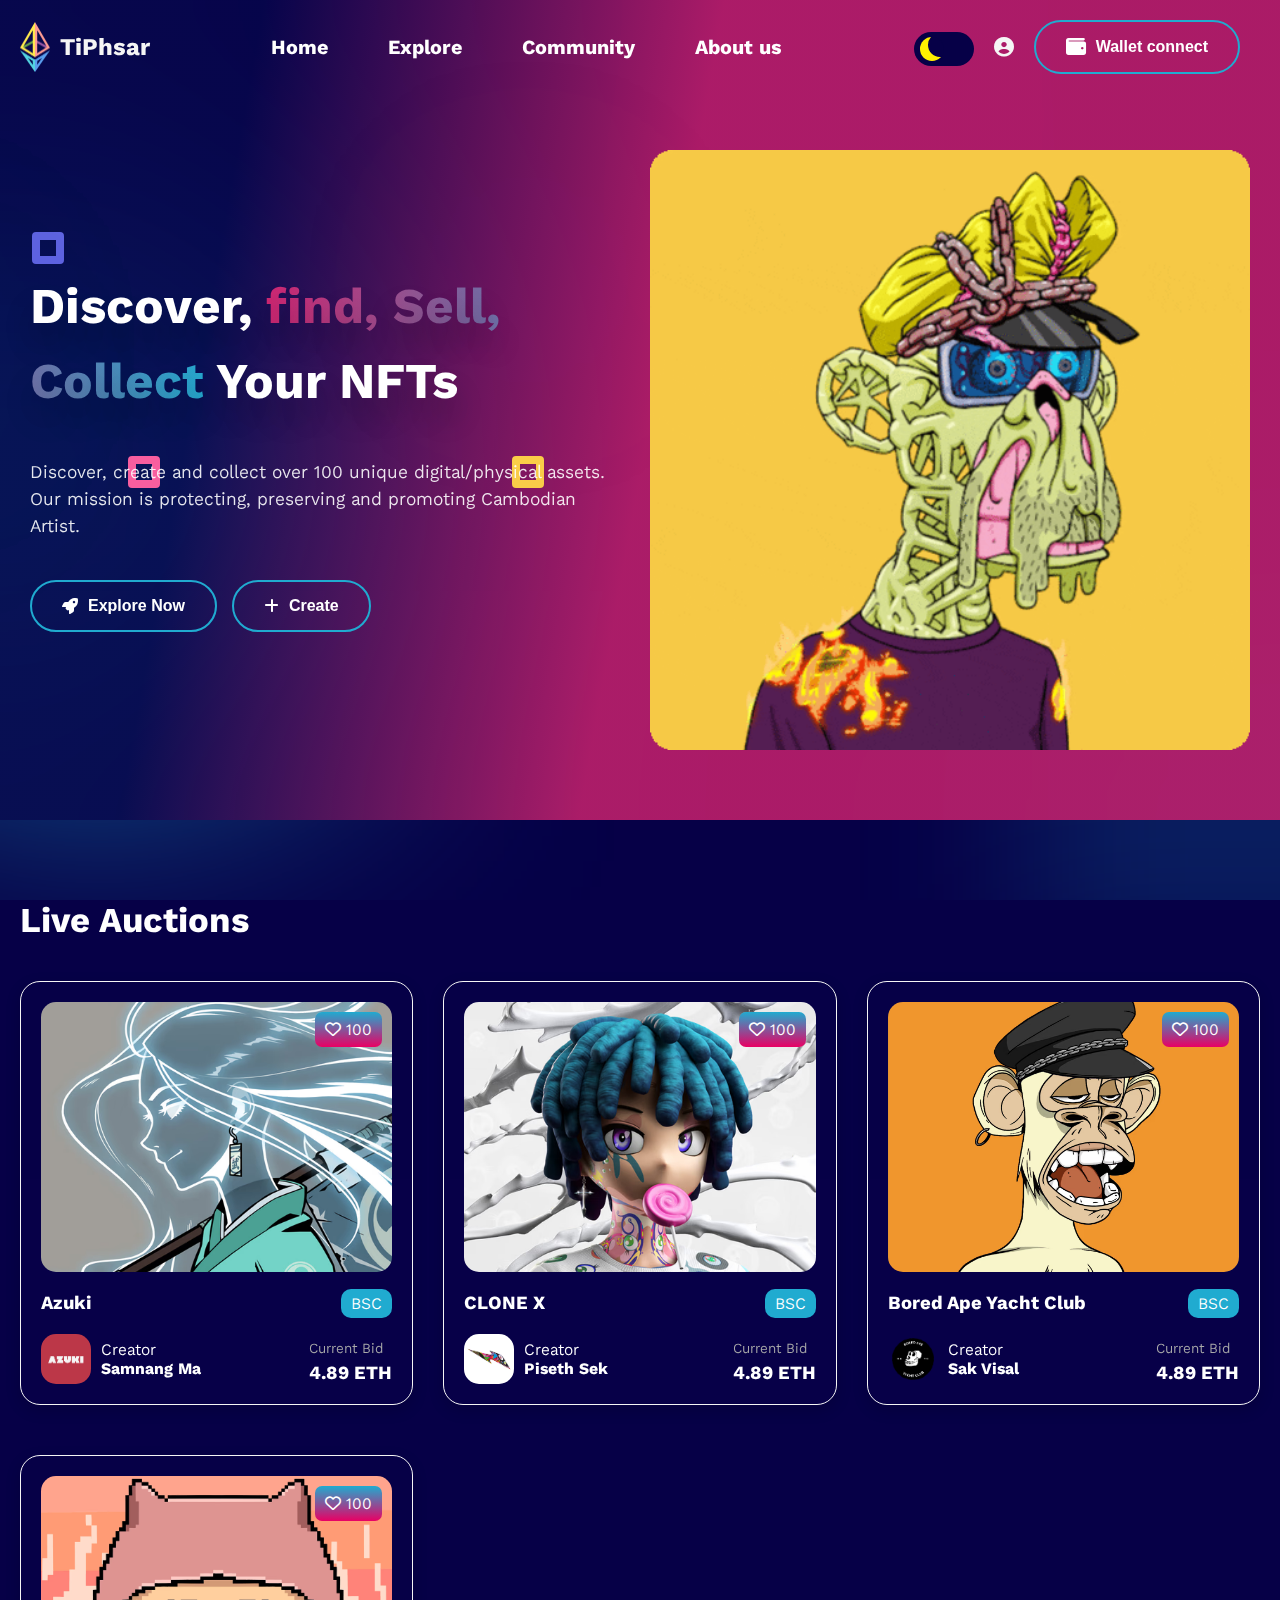
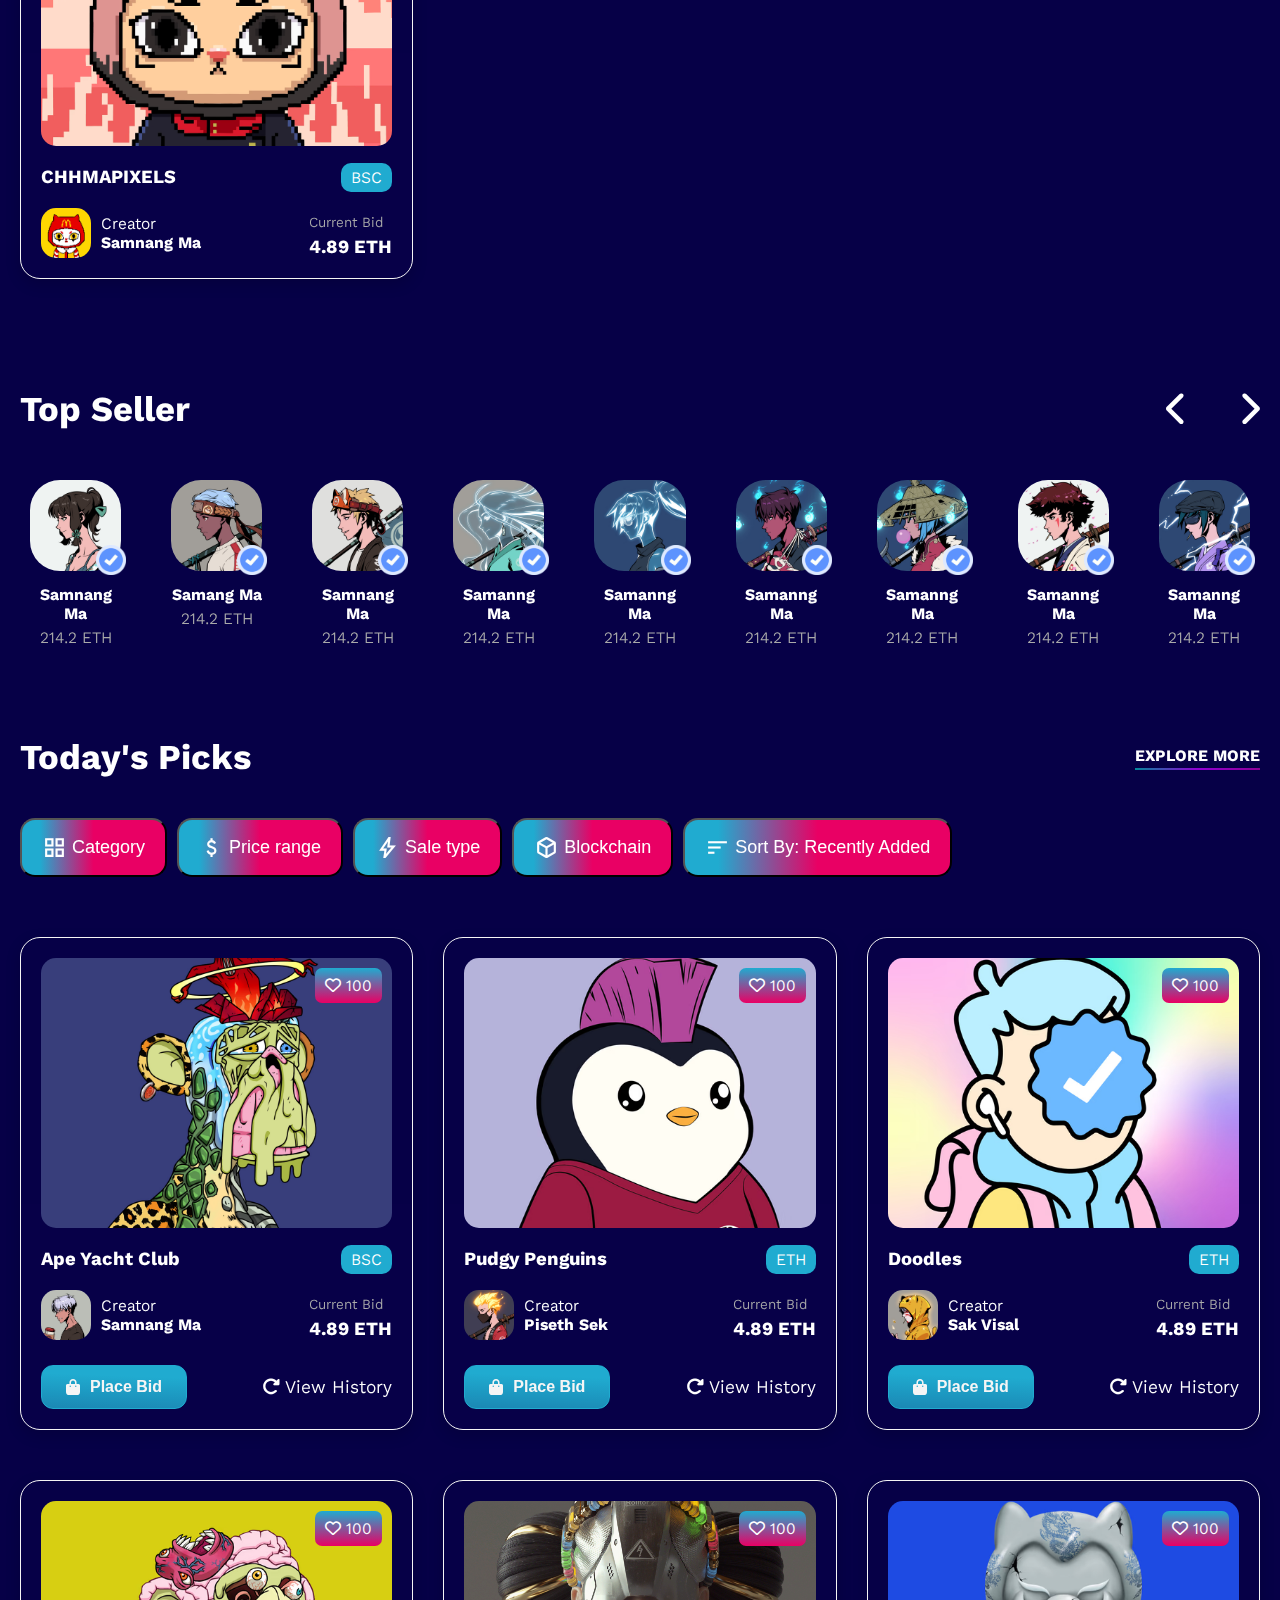
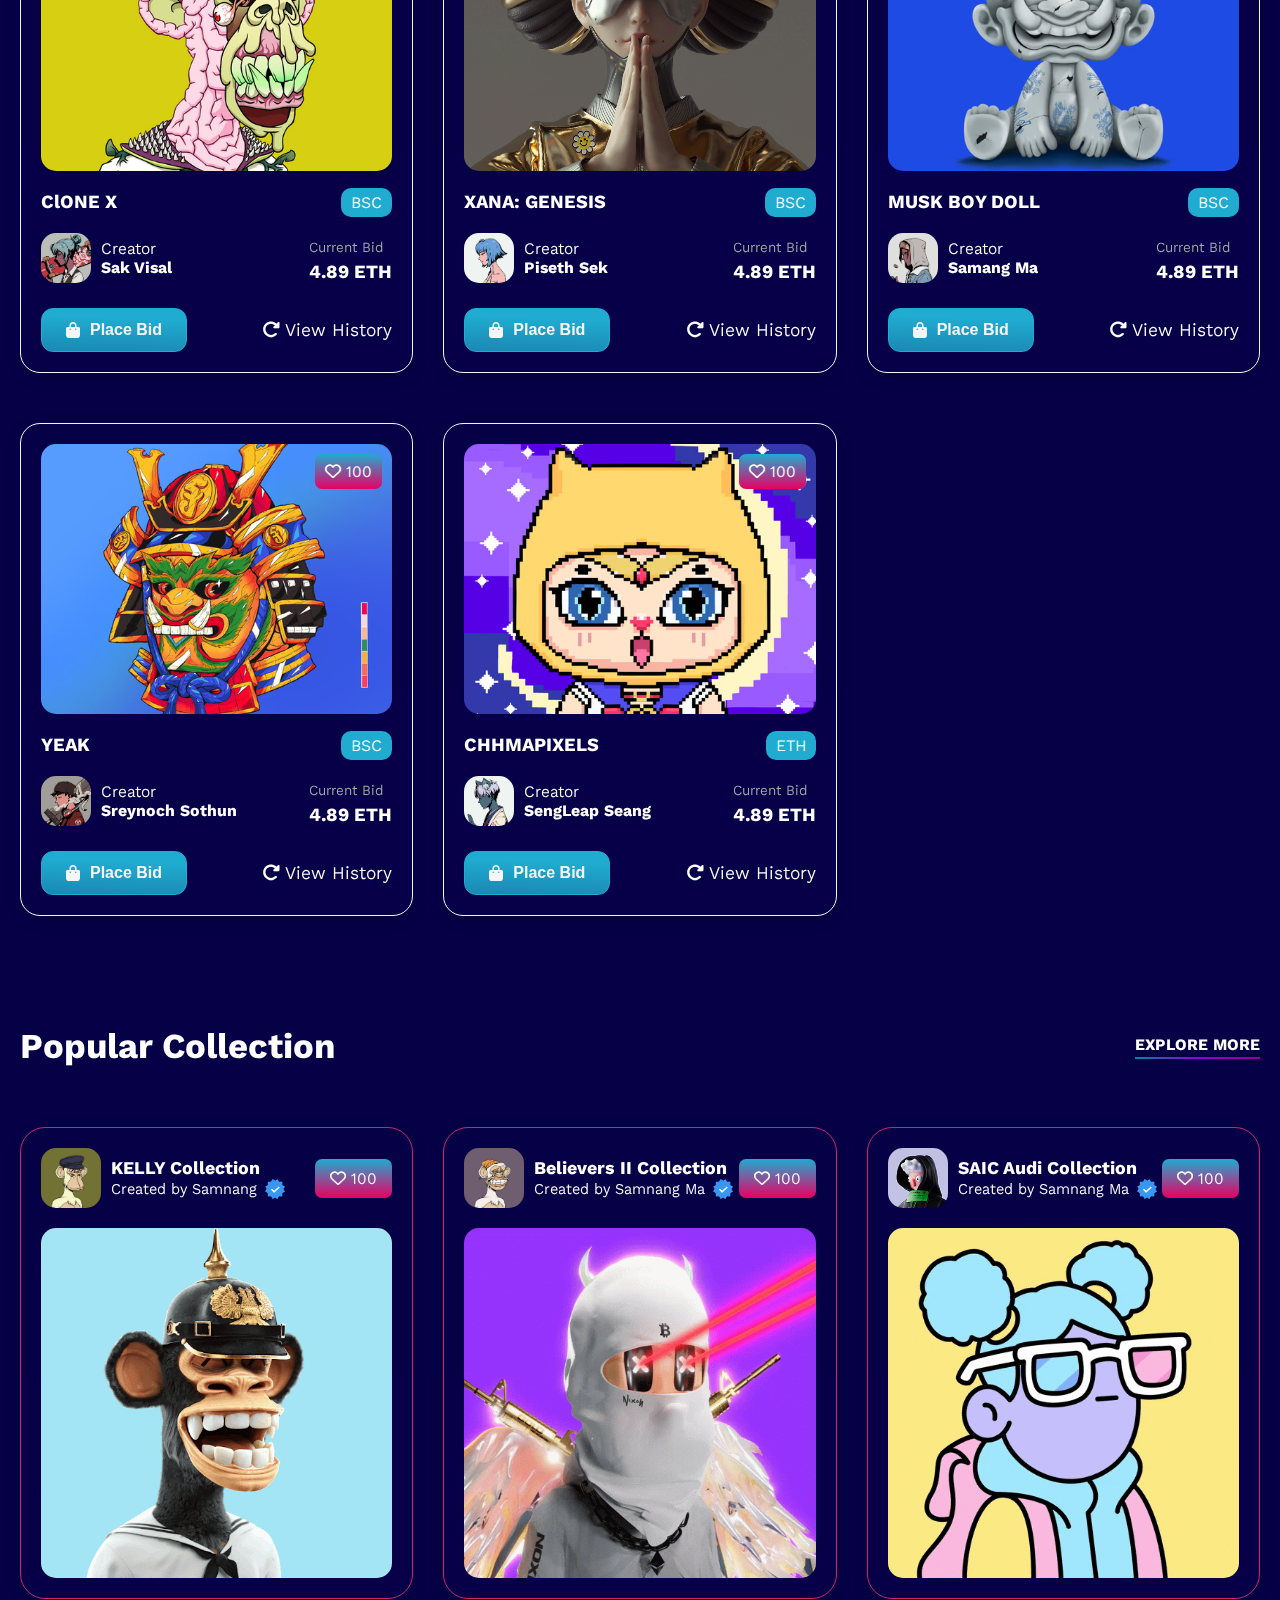
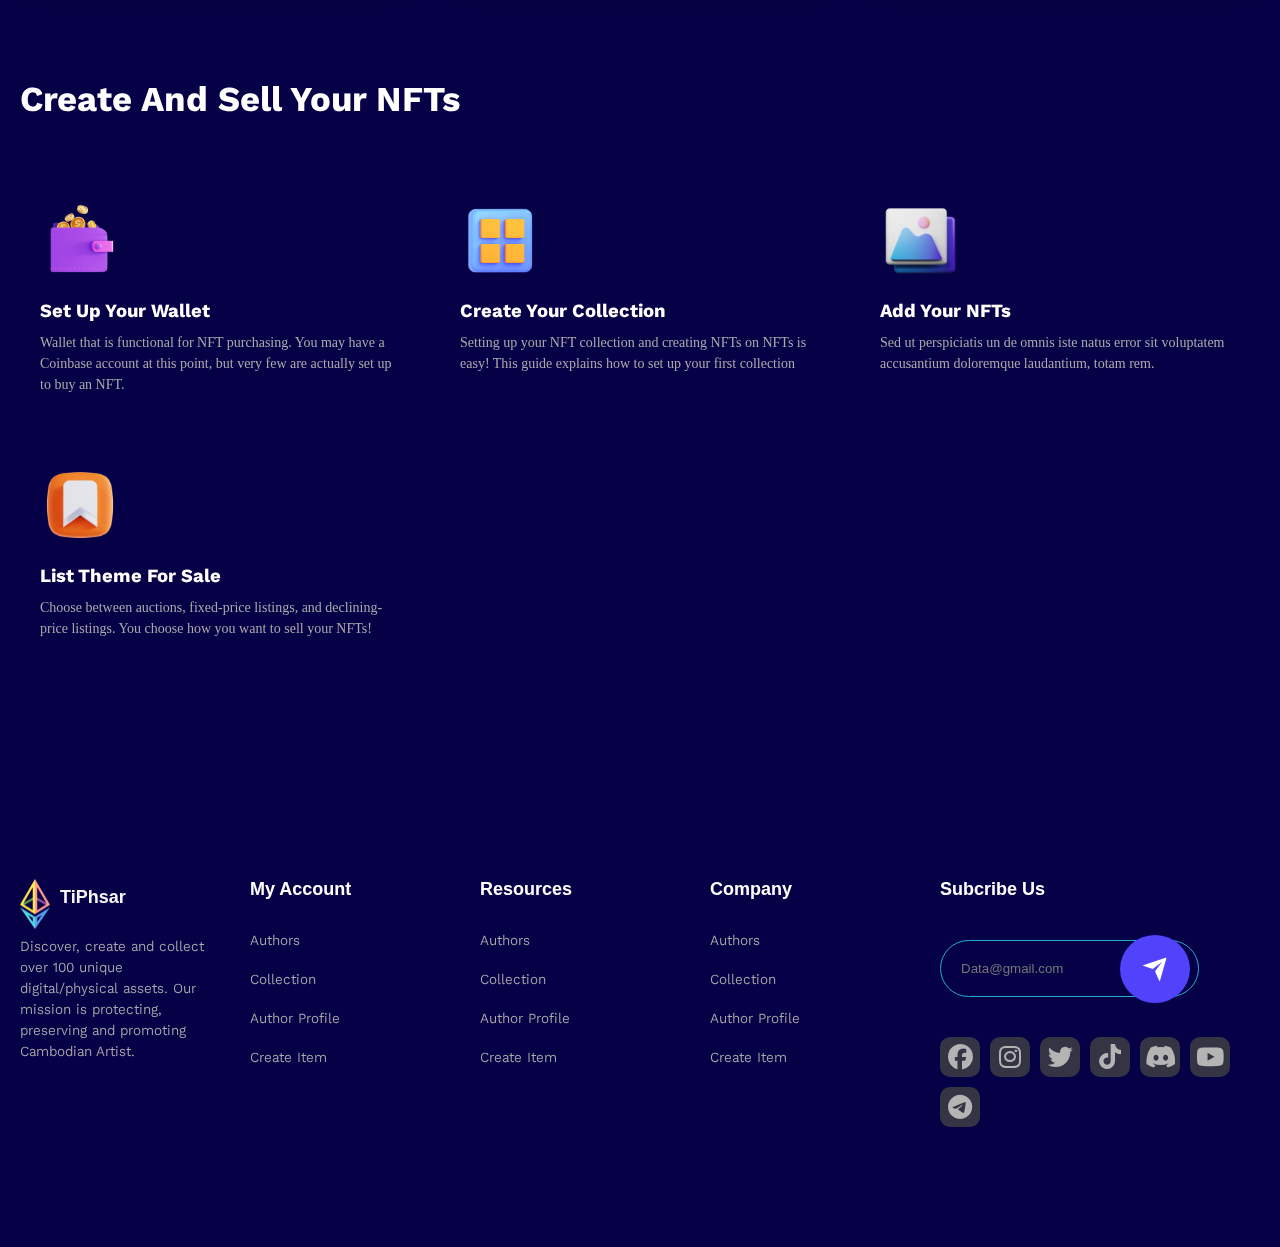
<file: index.html>
<!DOCTYPE html>
<html lang="en">
<head>
   <meta charset="UTF-8">
   <meta http-equiv="X-UA-Compatible" content="IE=edge">
   <meta name="viewport" content="width=device-width, initial-scale=1.0">
   <title>NFT Marketplace collection</title>
   <link rel="stylesheet" href="style.css">
   <link rel="stylesheet" href="https://cdnjs.cloudflare.com/ajax/libs/font-awesome/6.3.0/css/all.min.css">
   <!-- Google icon -->
   <link rel="stylesheet" href="https://fonts.googleapis.com/css2?family=Material+Symbols+Outlined:opsz,wght,FILL,GRAD@20..48,100..700,0..1,-50..200" />
   <link href="https://fonts.googleapis.com/css2?family=Kantumruy+Pro:wght@100;300;400;500;600;700&family=Noto+Serif+Khmer:wght@500;700;800;900&display=swap" rel="stylesheet">
   <!-- !background -->
   <div class="background" id="background">
      <div class="circle"></div>
   </div>

   <!-- !Popup Modal -->
   <div class="modal-bg"></div>
   <div class="modal">
      <form class="form">
         <div class="modal-close">
            <i class="fa-solid fa-xmark"></i>
         </div>
         <span class="form-title">You really like the project</span>
         <span class="sub mb">Register to get full access now </span>
         <input id="file" type="file">
         <input type="text" class="input" placeholder="username">
         <input type="email" class="input" placeholder="email">
         <input type="password" class="input" placeholder="password"> 
         <span  span class="sub">Already have an account ? <a href="./login.html">Sign in</a></span>
         <button class="register-btn">Register</button>
      </form>
   </div>
   <!-- !Profile modal -->
   <div class="modal-bg"></div>
   <div class="profile-modal">
      <div class="p-modal">
         <div class="profile-left">
            <div class="feature-profile">
               <img class="p-modal-img" src="./images/avt-20.jpg" alt="avatar">
            </div>
            <div class="info-profile">
               <p class="profile-title">Author Profile</p>
               <h1>Samnang Ma</h1>
               <p>Lorem ipsum dolor sit amet consectetur adipisicing elit. Consequatur tempore suscipit rerum similique maiores necessitatibus porro inventore magni culpa voluptatem?</p>
            </div>
         </div>
         <div class="profile-right">
            <button style="padding: 10px 20px; text-align: center; border: 2px solid #aaa; color: #fff; background: transparent; border-radius: 50px;">Follow</button>

            <div class="social-icon">
               <a href="#"><i class="fa-brands fa-facebook"></i></a>
               <a href="#"><i class="fa-brands fa-instagram"></i></a>
               <a href="#"><i class="fa-brands fa-twitter"></i></a>
            </div>
         </div>
      </div>
   </div>
   <!-- Header -->
   <header>
      <div class="navbar">
         <div class="logo">
            <img src="./images/logo.png" alt="">
            <h2 style="color: whitesmoke;">TiPhsar</h2>
         </div>

         <ul class="nav-list">
            <li><a href="#">Home</a></li>
            <li><a href="./explore.html">Explore</a></li>
            <li><a href="https://opensea.io/blog/categories/community">Community</a></li>
            <li><a href="./about/about.html">About us</a></li>
         </ul>

         <div class="nav-right">
            <div class="theme-mode">
               <label class="switch">
                  <input type="checkbox" id="mode">
                  <span class="toggle-slide"></span>
              </label>
            </div>
            <a href="./login.html"><i class="fa-solid fa-circle-user fa-3x" style="color: whitesmoke;"></i></a>
            <!-- <i class="fa-solid fa-circle-user fa-3x"><a href="./login.html"></a></i> -->
            <button onclick="window.location.href = 'wallet connect/walletconnect.html';" class="btn"><i class="fa-solid fa-wallet"></i><span>Wallet connect</span></button>
            
            <div class="mobile-btn">
               <div class="bar"></div>
            </div>
         </div>
      </div>
   </header>
   <!-- Main-header -->
   <div class="main-bg">
      <div class="main-header">
         <div class="header-content">
            <h2>Discover,<span> find, Sell, Collect </span> Your NFTs</h2>
            <p>Discover, create and collect over 100 unique digital/physical assets. Our mission is protecting, preserving and promoting Cambodian Artist.</p>
            <h2></h2>
            <div class="cta">
               <a href="./explore.html"><button class="btn header-btn"><i class="fa-solid fa-rocket"></i>Explore Now</button></a>
               <button class="btn header-btn"><i class="fa-solid fa-plus"></i>Create</button>
            </div>
         </div>
         <div class="header-image">
             <!-- <img class="slider-img" src="./img/digital.jpg" alt="khmer art">   -->
             <img class="slider-img" src="./images/Bored.gif" alt="khmer art">  
         </div>

         <div class="floating-bg" style="width: 100%; height: 60vh; position: absolute; top: 200px; z-index: -1; right: 0;">
            <div class="floating square purple" style="top: 2rem; left: 2rem;"></div>
            <div class="floating square pink" style="top: 4rem; right: 24rem;"></div>
            <div class="floating square orange" style="top: 16rem; left: 32rem;"></div>
            <div class="floating square purple" style="bottom: 4rem; right: 2rem;"></div>
            <div class="floating square pink" style="top: 16rem; left: 8rem;"></div>
            <div class="floating square pink" style="top: 4rem; right: 24rem;"></div>
            <div class="floating circle purple" style="top: 12rem; right: 2rem;"></div>
            <div class="floating circle orange" style="top: 8rem; right: 8rem;"></div>
            <div class="floating circle purple" style="top: 8rem; right: 40rem;"></div>
            <div class="floating circle orange" style="top: 4rem; left: 32rem;"></div>
          </div>
      </div>
   </div>

   <main>
   <div class="container">
      <!-- Hero 1 -->
      <h2 class="title">Live Auctions</h2>
      <section class="card-container slider">
         <div class="card" >
            <div class="card-image">
               <img src="./img/13-img.jpg" alt="">
               <div class="heart-icon">
                  <i class="fa-regular fa-heart"></i>
                  100
               </div>
               <div class="bid">
                  <a class="place-bid">
                     <i class="fa-solid fa-bag-shopping"></i>
                     Place Bid
                  </a>
               </div>
            </div>

            <div class="card-info">
               <div class="card-name">
                  <h3>Azuki</h3>
                  <div class="tag">BSC</div>
               </div>
            </div>

            <div class="card-profile">
               <div class="profile">
                  <div class="p-image">
                     <img src="./img/Azuki.jpg" alt="">
                  </div>
                  <div class="p-name">
                     <p>Creator</p>
                     <h4>Samnang Ma</h4>
                  </div>
               </div>

               <div class="price">
                  <p class="p">Current Bid</p>
                  <h3>4.89 ETH</h3>
               </div>
            </div>
         </div>

         <div class="card">
            <div class="card-image">
               <img src="./img/CLONE1.jpg" alt="">
               <div class="heart-icon">
                        <i class="fa-regular fa-heart"></i>
                  100
               </div>
               <div class="bid">
                  <a class="place-bid">
                     <i class="fa-solid fa-bag-shopping"></i>
                     Place Bid
                  </a>
               </div>
            </div>

            <div class="card-info">
               <div class="card-name">
                  <h3>CLONE X</h3>
                  <div class="tag">BSC</div>
               </div>
            </div>

            <div class="card-profile">
               <div class="profile">
                  <div class="p-image">
                    <img src="./img/CLONE.jpg" alt="">
                  </div>
                  <div class="p-name">
                     <p>Creator</p>
                     <h4>Piseth Sek</h4>
                  </div>
               </div>

               <div class="price">
                  <p class="p">Current Bid</p>
                  <h3>4.89 ETH</h3>
               </div>
            </div>
         </div>

         <div class="card">
            <div class="card-image">
               <img src="./img/BORED1.jpg" alt="">
               <div class="heart-icon">
                        <i class="fa-regular fa-heart"></i>
                  100
               </div>
               <div class="bid">
                  <a class="place-bid">
                     <i class="fa-solid fa-bag-shopping"></i>
                     Place Bid
                  </a>
               </div>
            </div>

            <div class="card-info">
               <div class="card-name">
                  <h3>Bored Ape Yacht Club</h3>
                  <div class="tag">BSC</div>
               </div>
            </div>

            <div class="card-profile">
               <div class="profile">
                  <div class="p-image">
                     <img src="./img/BORED.jpg" alt="">
                  </div>
                  <div class="p-name">
                     <p>Creator</p>
                     <h4>Sak Visal</h4>
                  </div>
               </div>

               <div class="price">
                  <p class="p">Current Bid</p>
                  <h3>4.89 ETH</h3>
               </div>
            </div>
         </div>

         <div class="card">
            <div class="card-image">
               <img src="./img/3-k1.jpg" alt="">
               <div class="heart-icon">
                        <i class="fa-regular fa-heart"></i>
                  100
               </div>
               <div class="bid">
                  <a class="place-bid">
                     <i class="fa-solid fa-bag-shopping"></i>
                     Place Bid
                  </a>
               </div>
            </div>

            <div class="card-info">
               <div class="card-name">
                  <h3>CHHMAPIXELS</h3>
                  <div class="tag">BSC</div>
               </div>
            </div>

            <div class="card-profile">
               <div class="profile">
                  <div class="p-image">
                     <img src="./img/2-k1.jpg" alt="">
                  </div>
                  <div class="p-name">
                     <p>Creator</p>
                     <h4>Samnang Ma</h4>
                  </div>
               </div>

               <div class="price">
                  <p class="p">Current Bid</p>
                  <h3>4.89 ETH</h3>
               </div>
            </div>
         </div>
      </section>

      <!-- Hero 2 -->
      <h2 class="title" style="display: flex; justify-content: space-between; align-items: center;">Top Seller
         <div class="arrow-icon" style="display: flex; gap: 50px;">
            <i class="fa-solid fa-chevron-left" style="cursor: pointer;"></i>
            <i class="fa-solid fa-chevron-right" style="cursor: pointer;"></i>
         </div>
      </h2>

      <section class="hero-2">
         <div class="swipe-wrapper">
            <div class="box">
               <div class="box-image">
                  <img class="profile-image" src="./img/10-img.jpg" alt="">
                  <img class="verify" src="./images/verify-icon.png" alt="">
               </div>
               <h2>Samnang Ma</h2>
               <p>214.2 ETH</p>
            </div>
            <div class="box">
               <div class="box-image">
                  <img class="profile-image" src="./img/11-img.jpg" alt="">
                  <img class="verify" src="./images/verify-icon.png" alt="">
               </div>
               <h2>Samang Ma</h2>
               <p>214.2 ETH</p>
            </div>
            <div class="box">
               <div class="box-image">
                  <img class="profile-image" src="./img/12-img.jpg" alt="">
                  <img class="verify" src="./images/verify-icon.png" alt="">
               </div>
               <h2>Samnang Ma</h2>
               <p>214.2 ETH</p>
            </div>
            <div class="box">
               <div class="box-image">
                  <img class="profile-image" src="./img/13-img.jpg" alt="">
                  <img class="verify" src="./images/verify-icon.png" alt="">
               </div>
               <h2>Samanng Ma</h2>
               <p>214.2 ETH</p>
            </div>
            <div class="box">
               <div class="box-image">
                  <img class="profile-image" src="./img/14-img.jpg" alt="">
                  <img class="verify" src="./images/verify-icon.png" alt="">
               </div>
               <h2>Samanng Ma</h2>
               <p>214.2 ETH</p>
            </div>
            <div class="box">
               <div class="box-image">
                  <img class="profile-image" src="./img/15-img.jpg" alt="">
                  <img class="verify" src="./images/verify-icon.png" alt="">
               </div>
               <h2>Samanng Ma</h2>
               <p>214.2 ETH</p>
            </div>
            <div class="box">
               <div class="box-image">
                  <img class="profile-image" src="./img/16-img.jpg" alt="">
                  <img class="verify" src="./images/verify-icon.png" alt="">
               </div>
               <h2>Samanng Ma</h2>
               <p>214.2 ETH</p>
            </div>
            <div class="box">
               <div class="box-image">
                  <img class="profile-image" src="./img/17-img.jpg" alt="">
                  <img class="verify" src="./images/verify-icon.png" alt="">
               </div>
               <h2>Samanng Ma</h2>
               <p>214.2 ETH</p>
            </div>
            <div class="box">
               <div class="box-image">
                  <img class="profile-image" src="./img/18-img.jpg" alt="">
                  <img class="verify" src="./images/verify-icon.png" alt="">
               </div>
               <h2>Samanng Ma</h2>
               <p>214.2 ETH</p>
            </div>
         </div>
      </section>

      <h2 class="title" style="display: flex; justify-content: space-between; align-items: center;">Today's Picks
         <a href="./explore.html">Explore more</a>
      </h2>

      <section class="section-3">
         <div class="menu-bar">
            <div class="soft">
               <button class="outline-btn">
                  <span class="material-symbols-outlined">grid_view</span>Category
               </button>
               <button class="outline-btn">
                  <span class="material-symbols-outlined">
                     attach_money
                  </span>Price range
               </button>
               <button class="outline-btn">
                  <span class="material-symbols-outlined">
                     bolt
                  </span>Sale type
               </button>
               <button class="outline-btn">
                  <span class="material-symbols-outlined">
                     deployed_code
                  </span>Blockchain
               </button>
               <button class="outline-btn">
                  <span class="material-symbols-outlined">
                     sort
                  </span>Sort By: Recently Added
               </button>
            </div>
         </div>
      </section>

      <!-- Hero 3 -->
      <div class="card-container">
         <div class="card" onclick="window.location='./detials/details.html'">
            <div class="card-image">
               <img src="./img/1-mk.jpg" alt="">
               <div class="heart-icon">
                  <i class="fa-regular fa-heart"></i>
                  100
               </div>
            </div>
            <div class="card-info">
               <div class="card-name">
                  <h3>Ape Yacht Club</h3>
                  <div class="tag">BSC</div>
               </div>
            </div>
            <div class="card-profile">
               <div class="profile">
                  <div class="p-image">
                     <img src="./img/8-img.jpg" alt="">
                  </div>
                  <div class="p-name">
                     <p>Creator</p>
                     <h4>Samnang Ma</h4>
                  </div>
               </div>
               <div class="price">
                  <p class="p">Current Bid</p>
                  <h3>4.89 ETH</h3>
               </div>
            </div>
            <div class="card-bottom">
               <button class="btn card-btn">
                  <i class="fa-solid fa-bag-shopping"></i>
                  Place Bid
               </button>
               <a href="#" class="history-reload"><i class="fa-solid fa-rotate-right"></i>View History</a>
            </div>
         </div></a>

         <div class="card">
            <div class="card-image" onclick="window.location='./detials/details.html'">
               <img src="./img/1-pg.jpg" alt="">
               <div class="heart-icon">
                        <i class="fa-regular fa-heart"></i>
                  100
               </div>
            </div>
            <div class="card-info">
               <div class="card-name">
                  <h3>Pudgy Penguins</h3>
                  <div class="tag">ETH</div>
               </div>
            </div>
            <div class="card-profile">
               <div class="profile">
                  <div class="p-image">
                     <img src="./img/7-img.jpg" alt="">
                  </div>
                  <div class="p-name">
                     <p>Creator</p>
                     <h4>Piseth Sek</h4>
                  </div>
               </div>
               <div class="price">
                  <p class="p">Current Bid</p>
                  <h3>4.89 ETH</h3>
               </div>
            </div>
            <div class="card-bottom">
               <button class="btn card-btn">
                  <i class="fa-solid fa-bag-shopping"></i>
                  Place Bid
               </button>
               <a href="#" class="history-reload"><i class="fa-solid fa-rotate-right"></i>View History</a>
            </div>
         </div>
         
         <div class="card">
            <div class="card-image" onclick="window.location='./detials/details.html'">
               <img src="./img/1-dd.jpg" alt="">
               <div class="heart-icon">
                        <i class="fa-regular fa-heart"></i>
                  100
               </div>
            </div>
            <div class="card-info">
               <div class="card-name">
                  <h3>Doodles</h3>
                  <div class="tag">ETH</div>
               </div>
            </div>
            <div class="card-profile">
               <div class="profile">
                  <div class="p-image">
                     <img src="./img/6-im.jpg" alt="">
                  </div>
                  <div class="p-name">
                     <p>Creator</p>
                     <h4>Sak Visal</h4>
                  </div>
               </div>
               <div class="price">
                  <p class="p">Current Bid</p>
                  <h3>4.89 ETH</h3>
               </div>
            </div>
            <div class="card-bottom">
               <button class="btn card-btn">
                  <i class="fa-solid fa-bag-shopping"></i>
                  Place Bid
               </button>
               <a href="#" class="history-reload"><i class="fa-solid fa-rotate-right"></i>View History</a>
            </div>
         </div>
         <div class="card">
            <div class="card-image" onclick="window.location='./detials/details.html'">
               <img src="./img/nk.webp" alt="">
               <div class="heart-icon">
                        <i class="fa-regular fa-heart"></i>
                  100
               </div>
            </div>
            <div class="card-info">
               <div class="card-name">
                  <h3>ClONE X</h3>
                  <div class="tag">BSC</div>
               </div>
            </div>
            <div class="card-profile">
               <div class="profile">
                  <div class="p-image">
                     <img src="./img/5-img.jpg" alt="">
                  </div>
                  <div class="p-name">
                     <p>Creator</p>
                     <h4>Sak Visal</h4>
                  </div>
               </div>
               <div class="price">
                  <p class="p">Current Bid</p>
                  <h3>4.89 ETH</h3>
               </div>
            </div>
            <div class="card-bottom">
               <button class="btn card-btn">
                  <i class="fa-solid fa-bag-shopping"></i>
                  Place Bid
               </button>
               <a href="#" class="history-reload"><i class="fa-solid fa-rotate-right"></i>View History</a>
            </div>
         </div>
         <div class="card">
            <div class="card-image" onclick="window.location='./detials/details.html'">
               <img src="./img/1-ca.png" alt="">
               <div class="heart-icon">
                        <i class="fa-regular fa-heart"></i>
                  100
               </div>
            </div>
            <div class="card-info">
               <div class="card-name">
                  <h3>XANA: GENESIS</h3>
                  <div class="tag">BSC</div>
               </div>
            </div>
            <div class="card-profile">
               <div class="profile">
                  <div class="p-image">
                     <img src="./img/3-img.jpg" alt="">
                  </div>
                  <div class="p-name">
                     <p>Creator</p>
                     <h4>Piseth Sek</h4>
                  </div>
               </div>
               <div class="price">
                  <p class="p">Current Bid</p>
                  <h3>4.89 ETH</h3>
               </div>
            </div>
            <div class="card-bottom">
               <button class="btn card-btn">
                  <i class="fa-solid fa-bag-shopping"></i>
                  Place Bid
               </button>
               <a href="#" class="history-reload"><i class="fa-solid fa-rotate-right"></i>View History</a>
            </div>
         </div>
         <div class="card">
            <div class="card-image" onclick="window.location='./detials/details.html'">
               <img src="./img/1-k1.jpg" alt="">
               <div class="heart-icon">
                        <i class="fa-regular fa-heart"></i>
                  100
               </div>
            </div>
            <div class="card-info">
               <div class="card-name">
                  <h3>MUSK BOY DOLL</h3>
                  <div class="tag">BSC</div>
               </div>
            </div>
            <div class="card-profile">
               <div class="profile">
                  <div class="p-image">
                     <img src="./img/1-img.png" alt="">
                  </div>
                  <div class="p-name">
                     <p>Creator</p>
                     <h4>Samang Ma</h4>
                  </div>
               </div>
               <div class="price">
                  <p class="p">Current Bid</p>
                  <h3>4.89 ETH</h3>
               </div>
            </div>
            <div class="card-bottom">
               <button class="btn card-btn">
                  <i class="fa-solid fa-bag-shopping"></i>
                  Place Bid
               </button>
               <a href="#" class="history-reload"><i class="fa-solid fa-rotate-right"></i>View History</a>
            </div>
         </div>
         <div class="card">
            <div class="card-image" onclick="window.location='./detials/details.html'">
               <img src="./img/1-yk.jpg" alt="">
               <div class="heart-icon">
                        <i class="fa-regular fa-heart"></i>
                  100
               </div>
            </div>
            <div class="card-info">
               <div class="card-name">
                  <h3>YEAK</h3>
                  <div class="tag">BSC</div>
               </div>
            </div>
            <div class="card-profile">
               <div class="profile">
                  <div class="p-image">
                     <img src="./img/4-img.jpg" alt="">
                  </div>
                  <div class="p-name">
                     <p>Creator</p>
                     <h4>Sreynoch Sothun</h4>
                  </div>
               </div>
               <div class="price">
                  <p class="p">Current Bid</p>
                  <h3>4.89 ETH</h3>
               </div>
            </div>
            <div class="card-bottom">
               <button class="btn card-btn">
                  <i class="fa-solid fa-bag-shopping"></i>
                  Place Bid
               </button>
               <a href="#" class="history-reload"><i class="fa-solid fa-rotate-right"></i>View History</a>
            </div>
         </div>
         <div class="card">
            <div class="card-image" onclick="window.location='./detials/details.html'">
               <img src="./img/1.ch.jpg" alt="">
               <div class="heart-icon">
                        <i class="fa-regular fa-heart"></i>
                  100
               </div>
            </div>
            <div class="card-info">
               <div class="card-name">
                  <h3>CHHMAPIXELS</h3>
                  <div class="tag">ETH</div>
               </div>
            </div>
            <div class="card-profile">
               <div class="profile">
                  <div class="p-image">
                     <img src="./img/9-img.jpg" alt="">
                  </div>
                  <div class="p-name">
                     <p>Creator</p>
                     <h4>SengLeap Seang</h4>
                  </div>
               </div>
               <div class="price">
                  <p class="p">Current Bid</p>
                  <h3>4.89 ETH</h3>
               </div>
            </div>
            <div class="card-bottom">
               <button class="btn card-btn">
                  <i class="fa-solid fa-bag-shopping"></i>
                  Place Bid
               </button>
               <a href="#" class="history-reload"><i class="fa-solid fa-rotate-right"></i>View History</a>
            </div>
         </div>
      </div>

      <h2 class="title" style="display: flex; justify-content: space-between; align-items: center;">Popular Collection
         <a href="./explore.html">Explore more</a>
      </h2>

      <!-- Hero 4 -->
         <div class="sc-swipper-wrapper">
            <div class="sc-card">
               <div class="card-profile">
                  <div class="profile">
                     <div class="p-image" style="width: 60px; height: 60px;">
                        <img src="./img/5-as.jpg" alt="">
                     </div>
                     <div class="p-name" style="font-size: 18px; font-family: 'Kantumruy Pro';">
                        <h4 style="font-family: 'Kantumruy Pro'; display: flex; align-items: center;">KELLY Collection </h4>
                        <p style="font-size: 15px; display: flex; align-items: center;">Created by Samnang<img style="width: 20px; margin-left: 8px;" src="./images/ig-verify-icon.png" alt=""></p>
                     </div>
                  </div>
   
                  <div class="sc-heart" style="padding: 10px 15px;  background: linear-gradient(180deg, #20ABD0 0%, #E90064 100%);
                  border-radius: 7px; cursor: pointer;">
                     <i class="fa-regular fa-heart"></i>
                     100
                  </div>
               </div>

               <div class="card-image">
                  <img src="./images/unnamed.gif" alt="">
               </div>
            </div>

            <div class="sc-card">
               <div class="card-profile">
                  <div class="profile">
                     <div class="p-image" style="width: 60px; height: 60px;">
                        <img src="./img/6-as.jpg" alt="">
                     </div>
                     <div class="p-name" style="font-size: 18px; font-family: 'Kantumruy Pro';">
                        <h4 style="font-family: 'Kantumruy Pro'; display: flex; align-items: center;">Believers II Collection </h4>
                        <p style="font-size: 15px; display: flex; align-items: center;">Created by Samnang Ma<img style="width: 20px; margin-left: 8px;" src="./images/ig-verify-icon.png" alt=""></p>
                     </div>
                  </div>
   
                  <div class="sc-heart" style="padding: 10px 15px;background: linear-gradient(180deg, #20ABD0 0%, #E90064 100%);
                  border-radius: 7px; cursor: pointer;">
                     <i class="fa-regular fa-heart"></i>
                     100
                  </div>
               </div>

               <div class="card-image">
                  <img src="./images/Crookz.gif" alt="">
               </div>
            </div>

            <div class="sc-card">
               <div class="card-profile">
                  <div class="profile">
                     <div class="p-image" style="width: 60px; height: 60px;">
                        <img src="./img/4-as.jpg" alt="">
                     </div>
                     <div class="p-name" style="font-size: 18px; font-family: 'Kantumruy Pro';">
                        <h4 style="font-family:'Kantumruy Pro'; display: flex; align-items: center;">SAIC Audi Collection </h4>
                        <p style="font-size: 15px; display: flex; align-items: center;">Created by Samnang Ma<img style="width: 20px; margin-left: 8px;" src="./images/ig-verify-icon.png" alt=""></p>
                     </div>
                  </div>
   
                  <div class="sc-heart" style="padding: 10px 15px; background: linear-gradient(180deg, #20ABD0 0%, #E90064 100%);
                  border-radius: 7px; cursor: pointer;">
                     <i class="fa-regular fa-heart"></i>
                     100
                  </div>
               </div>

               <div class="card-image">
                  <img src="./images/Doodles.gif" alt="">
               </div>
            </div>
         </div>

               
      <!-- hero 5 -->
      <h2 class="title">Create And Sell Your NFTs</h2>
      <div class="box-icon">
         <div class="box-wrapper">
            <div class="box-inner">
               <div class="icon-image">
                  <img src="./images/3d-wallet-icon.webp" alt="">
               </div>
               <div class="icon-details">
                  <h3>Set Up Your Wallet</h3>
                  <p>Wallet that is functional for NFT purchasing. You may have a Coinbase account at this point, but very few are actually set up to buy an NFT.</p>
               </div>
            </div>

            <div class="box-inner">
               <div class="icon-image">
                  <img src="./images/3d-grid-icon.avif" alt="">
               </div>
               <div class="icon-details">
                  <h3>Create Your Collection</h3>
                  <p>Setting up your NFT collection and creating NFTs on NFTs is easy! This guide explains how to set up your first collection</p>
               </div>
            </div>

            <div class="box-inner">
               <div class="icon-image">
                  <img src="./images/3d-photo-icon.avif" alt="">
               </div>
               <div class="icon-details">
                  <h3>Add Your NFTs</h3>
                  <p>Sed ut perspiciatis un de omnis iste natus error sit voluptatem accusantium doloremque laudantium, totam rem.</p>
               </div>
            </div>

            <div class="box-inner">
               <div class="icon-image">
                  <img src="./images/3d-save-icon.webp" alt="">
               </div>
               <div class="icon-details">
                  <h3>List Theme For Sale</h3>
                  <p>Choose between auctions, fixed-price listings, and declining-price listings. You choose how you want to sell your NFTs!</p>
               </div>
            </div>
         </div>
      </div>
      </div>
   </main>
 
   <!-- Footer -->
   <footer class="footer-container">
      <div class="footer-wrapper">
         <div class="footer-box footer-logo">
            <div class="logo" >
               <a href="./index.html"><img src="./images/logo.png" alt=""></a>
               <a href="./index.html"><h2 style="color: whitesmoke;">TiPhsar</h2></a>
            </div>
            <p>Discover, create and collect over 100 unique digital/physical assets. Our mission is protecting, preserving and promoting Cambodian Artist.</p>
         </div>
         <ul class="footer-box">
            <h2>My Account</h2>
            <li><a href="#">Authors</a></li>
            <li><a href="#">Collection</a></li>
            <li><a href="#">Author Profile</a></li>
            <li><a href="#">Create Item</a></li>
         </ul>
         <ul class="footer-box">
            <h2>Resources</h2>
            <li><a href="#">Authors</a></li>
            <li><a href="#">Collection</a></li>
            <li><a href="#">Author Profile</a></li>
            <li><a href="#">Create Item</a></li>
         </ul>
         <ul class="footer-box">
            <h2>Company</h2>
            <li><a href="#">Authors</a></li>
            <li><a href="#">Collection</a></li>
            <li><a href="#">Author Profile</a></li>
            <li><a href="#">Create Item</a></li>
         </ul>
         <div class="footer-box">
            <h2>Subcribe Us</h2>
            <div class="input-box">
               <input type="email" placeholder="Data@gmail.com">
               <!-- <div class="send-icon">
                  <i class="fa-solid fa-arrow-right"></i>
               </div> -->
               <button>
                  <div class="svg-wrapper-1">
                    <div class="svg-wrapper">
                      <svg height="28" width="30" viewBox="0 0 24 24" xmlns="http://www.w3.org/2000/svg">
                        <path d="M0 0h24v24H0z" fill="none"></path>
                        <path d="M1.946 9.315c-.522-.174-.527-.455.01-.634l19.087-6.362c.529-.176.832.12.684.638l-5.454 19.086c-.15.529-.455.547-.679.045L12 14l6-8-8 6-8.054-2.685z" fill="currentColor"></path>
                      </svg>
                    </div>
                  </div>
               </button>
            </div>
            <div class="social-media">
               <a target="#" href="#"><i class="fa-brands fa-facebook"></i></a>
               <a href="#"><i class="fa-brands fa-instagram"></i></a>
               <a href="#"><i class="fa-brands fa-twitter"></i></a>
               <a href="#"><i class="fa-brands fa-tiktok"></i></a>
               <a href="#"><i class="fa-brands fa-discord"></i></a>
               <a href="#"><i class="fa-brands fa-youtube"></i></a>
               <a href="#"><i class="fa-brands fa-telegram"></i></a>
            </div>
         </div>
      </div>
   </footer>

   <script src="main.js"></script>
</body>
</html>
</file>
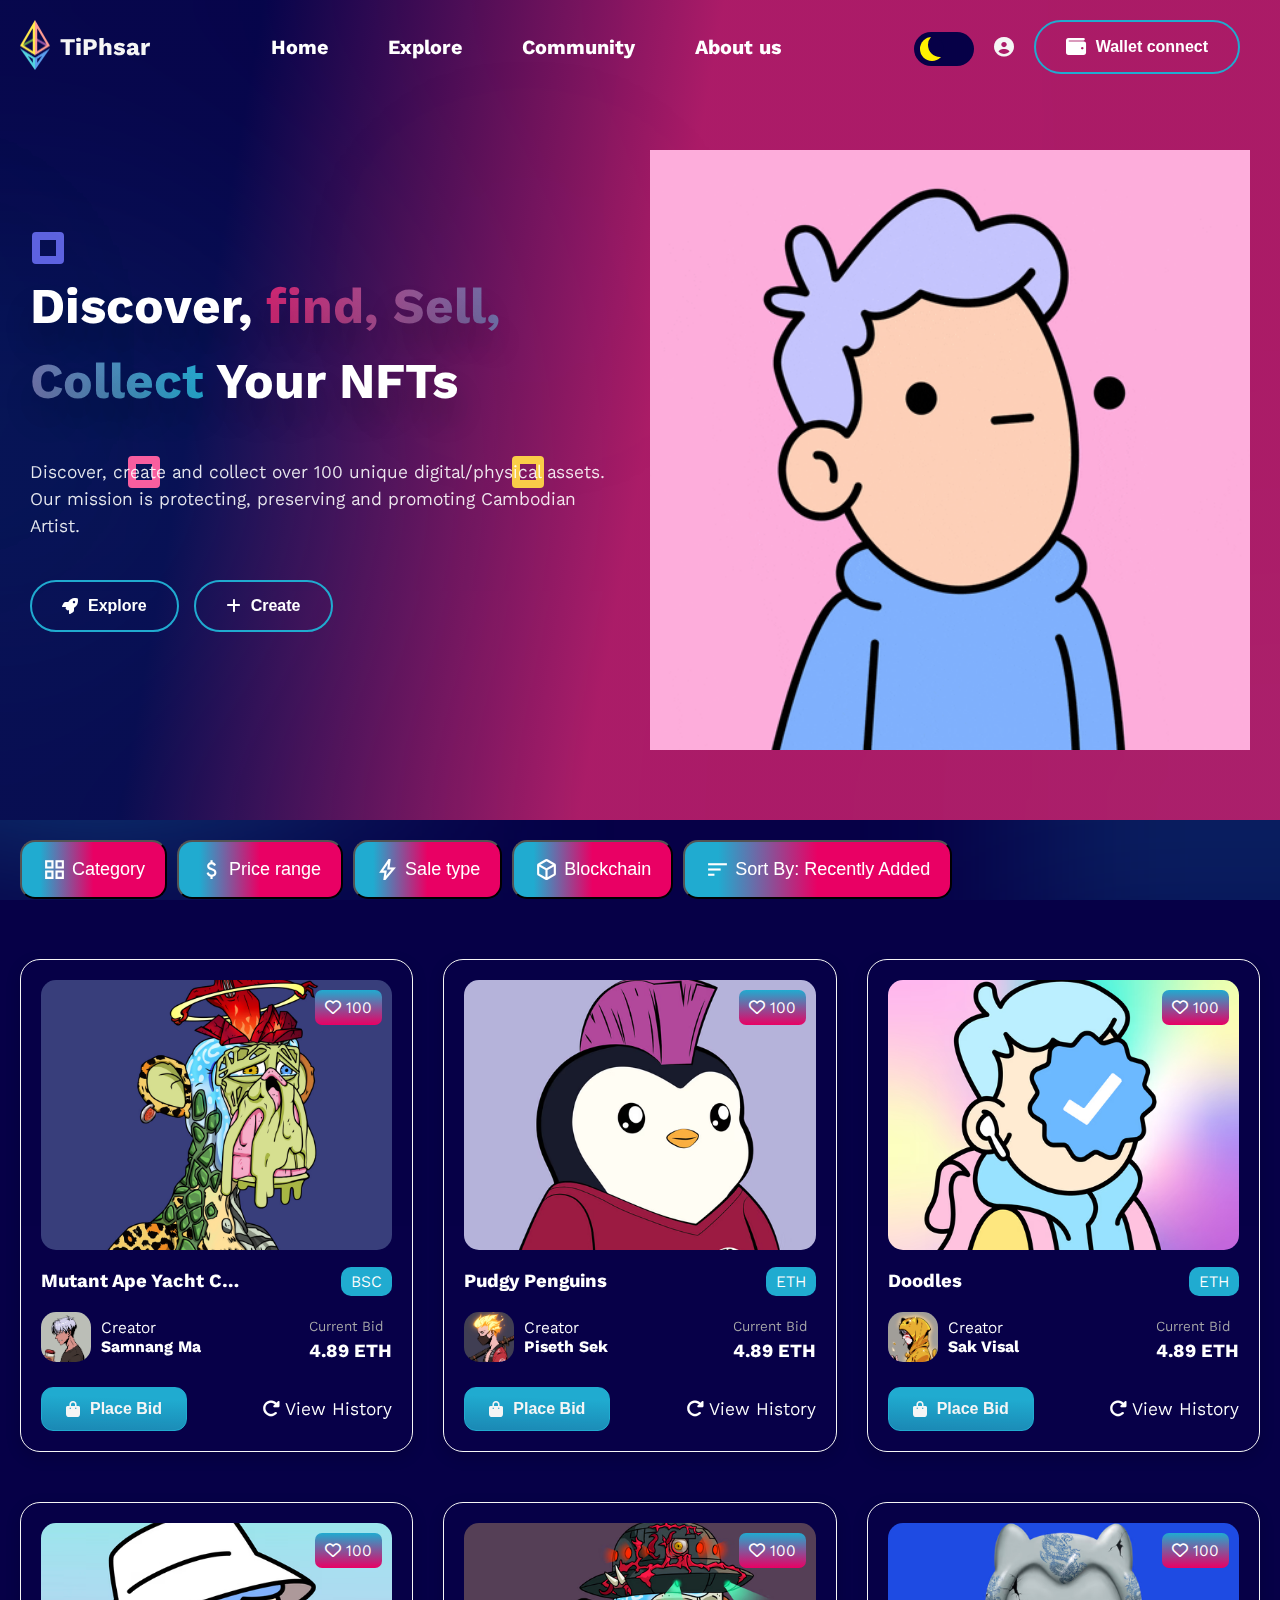
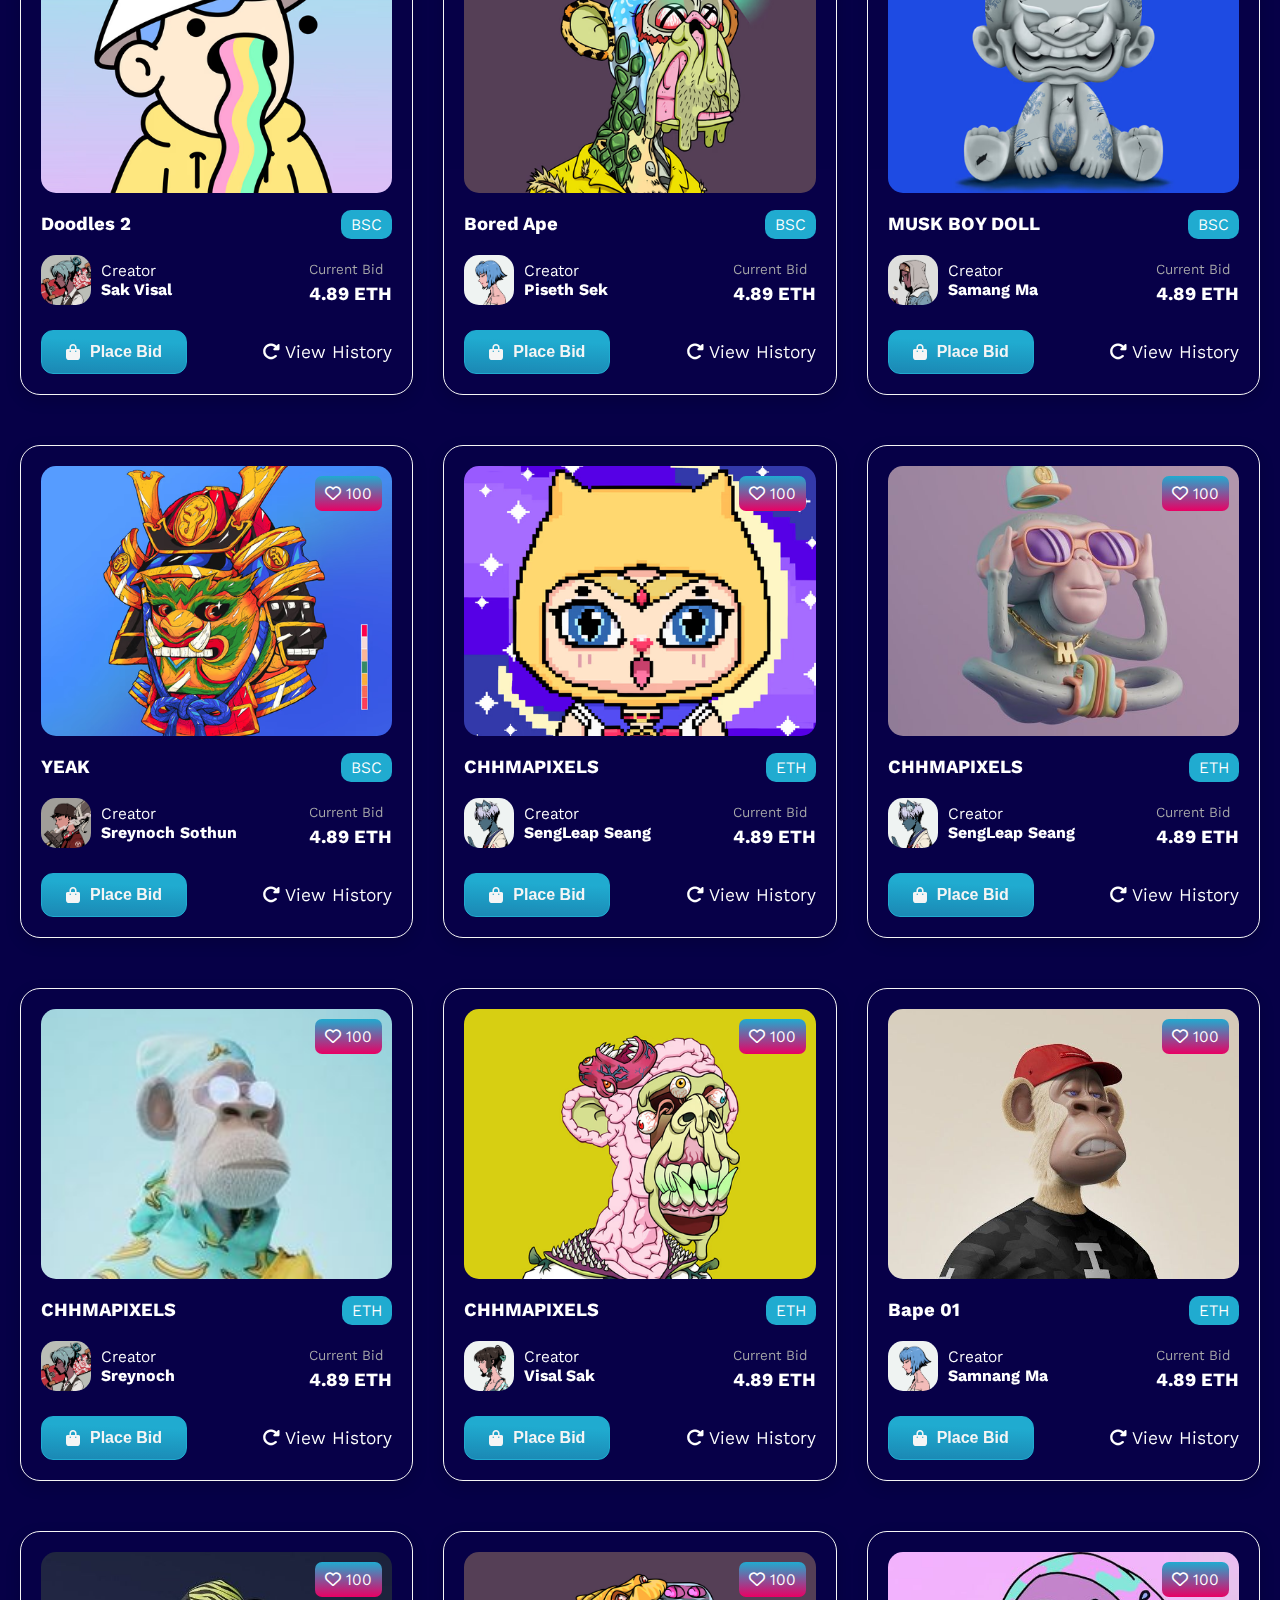
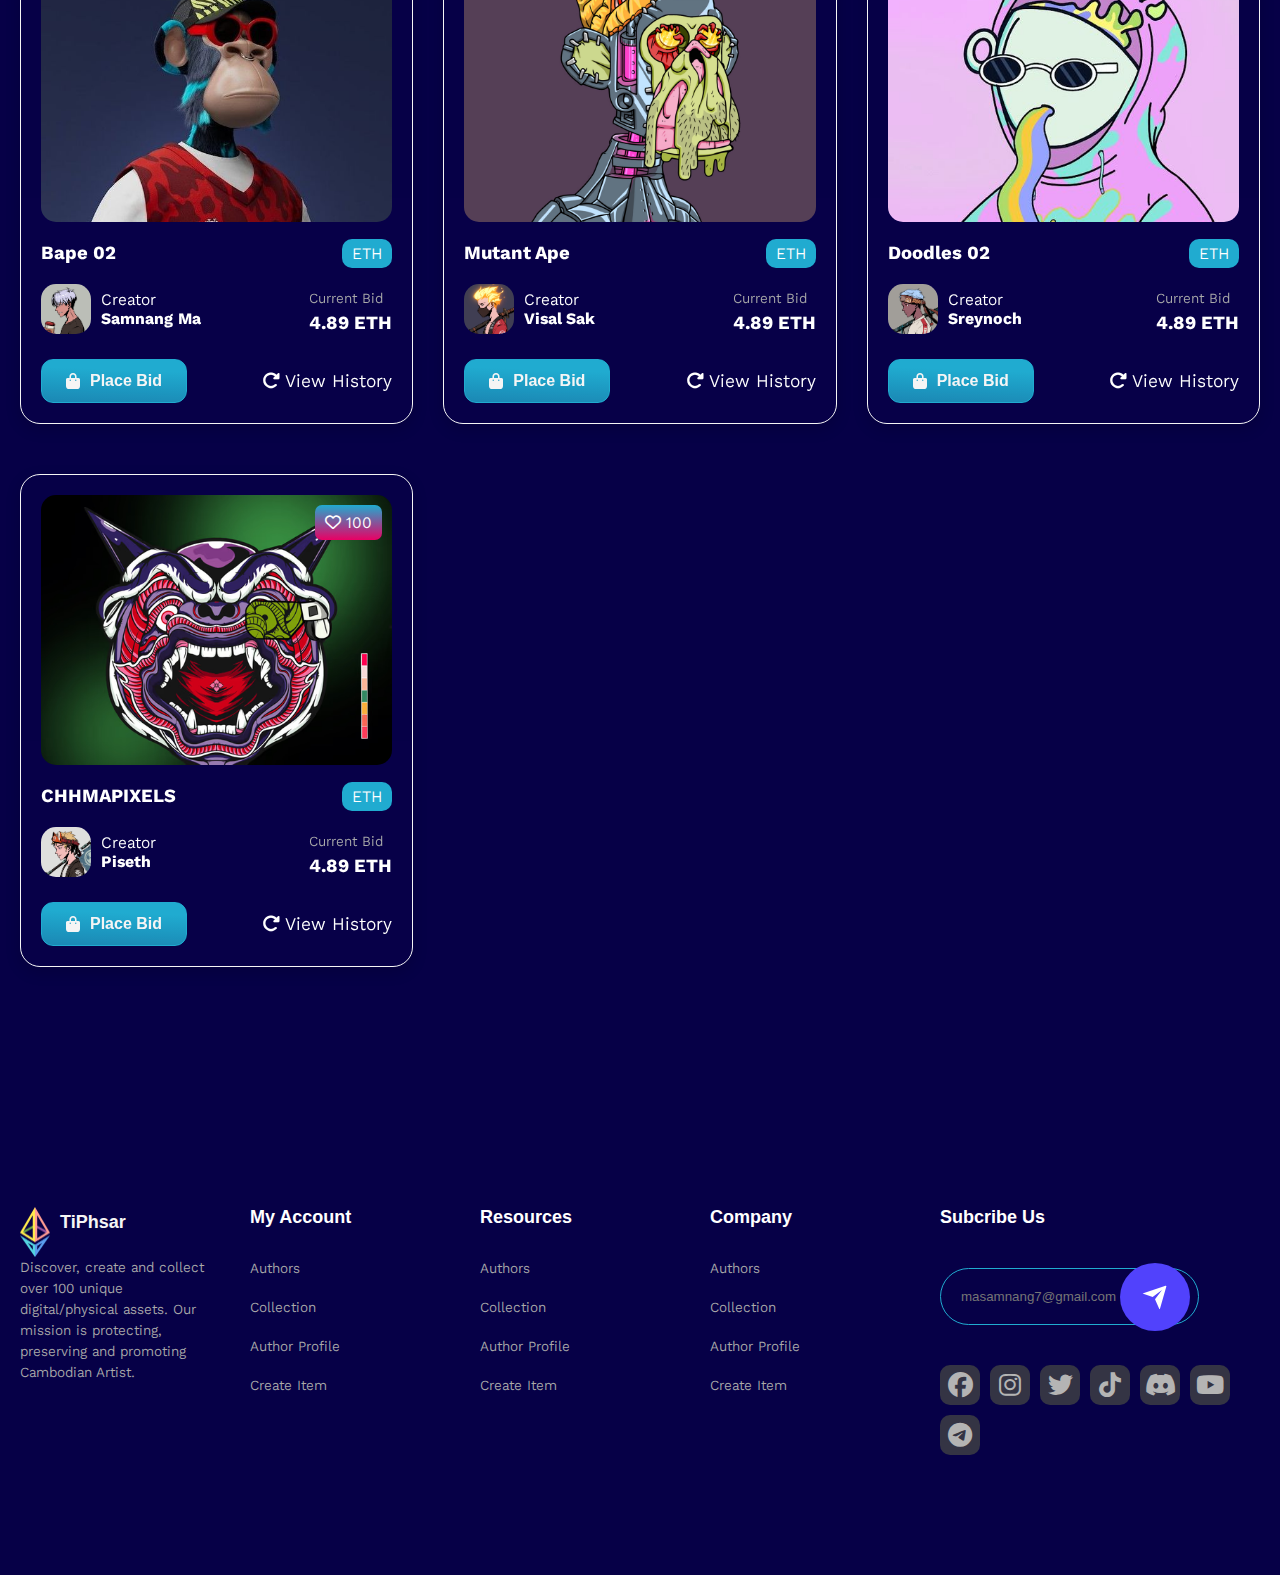
<file: explore.html>
<!DOCTYPE html>
<html lang="en">
<head>
   <meta charset="UTF-8">
   <meta http-equiv="X-UA-Compatible" content="IE=edge">
   <meta name="viewport" content="width=device-width, initial-scale=1.0">
   <title>NFT Marketplace collection</title>
   <link rel="stylesheet" href="style.css">
   <link rel="stylesheet" href="https://cdnjs.cloudflare.com/ajax/libs/font-awesome/6.3.0/css/all.min.css">
   <!-- Google icon -->
   <link rel="stylesheet" href="https://fonts.googleapis.com/css2?family=Material+Symbols+Outlined:opsz,wght,FILL,GRAD@20..48,100..700,0..1,-50..200" />
<body>
   <!-- !background -->
   <div class="background" id="background">
      <div class="circle"></div>
   </div>

   <!-- !Popup Modal -->
   <div class="modal-bg"></div>
   <div class="modal">
      <form class="form">
         <div class="modal-close">
            <i class="fa-solid fa-xmark"></i>
         </div>
         <span class="form-title">You really like the project</span>
         <span class="sub mb">Register to get full access now :)</span>
         <input id="file" type="file">
         <input type="text" class="input" placeholder="username">
         <input type="email" class="input" placeholder="email">
         <input type="password" class="input" placeholder="password"> 
         <span  span class="sub">Already have an account ? <a href="#">Sign in</a></span>
         <button class="register-btn">Register</button>
      </form>
   </div>
   <!-- !Profile modal -->
   <div class="modal-bg"></div>
   <div class="profile-modal">
      <div class="p-modal">
         <div class="profile-left">
            <div class="feature-profile">
               <img class="p-modal-img" src="./images/avt-20.jpg" alt="">
            </div>
            <div class="info-profile">
               <p class="profile-title">Author Profile</p>
               <h1>Samnang Ma</h1>
               <p>Lorem ipsum dolor sit amet consectetur adipisicing elit. Consequatur tempore suscipit rerum similique maiores necessitatibus porro inventore magni culpa voluptatem?</p>
            </div>
         </div>
         <div class="profile-right">
            <button style="padding: 10px 20px; text-align: center; border: 2px solid #aaa; color: #fff; background: transparent; border-radius: 50px;">Follow</button>

            <div class="social-icon">
               <a href="#"><i class="fa-brands fa-facebook"></i></a>
               <a href="#"><i class="fa-brands fa-instagram"></i></a>
               <a href="#"><i class="fa-brands fa-twitter"></i></a>
            </div>
         </div>
      </div>
   </div>
   <!-- Header -->
   <header>
      <div class="navbar">
         <div class="logo">
            <a href="./index.html"><img src="./images/logo.png" alt=""></a>
            <a href="./index.html"><h2 style="color: whitesmoke;">TiPhsar</h2></a>
         </div>

         <ul class="nav-list">
            <li><a href="./index.html">Home</a></li>
            <li><a href="explore.html">Explore</a></li>
            <li><a href="https://opensea.io/blog/categories/community">Community</a></li>
            <li><a href="./about/about.html">About us</a></li>
         </ul>

         <div class="nav-right">
            <div class="theme-mode">
               <label class="switch">
                  <input type="checkbox" id="mode">
                  <span class="toggle-slide"></span>
              </label>
            </div>

            <!-- <i class="fa-solid fa-magnifying-glass"></i> -->
            <a href="./login.html"><i class="fa-solid fa-circle-user fa-3x" style="color: whitesmoke;"></i></a>
            <button onclick="window.location.href = 'wallet connect/walletconnect.html';" class="btn"><i class="fa-solid fa-wallet"></i><span>Wallet connect</span></button>
            
            <div class="mobile-btn">
               <div class="bar"></div>
            </div>
         </div>
      </div>
   </header>
   <!-- Main-header -->
   <div class="main-bg">
      <div class="main-header">
         <div class="header-content">
            <h2>Discover,<span> find, Sell, Collect </span> Your NFTs</h2>
            <p>Discover, create and collect over 100 unique digital/physical assets. Our mission is protecting, preserving and promoting Cambodian Artist.</p>
            <div class="cta">
               <button class="btn header-btn"><i class="fa-solid fa-rocket"></i>Explore</button>
               <button class="btn header-btn"><i class="fa-solid fa-plus"></i>Create</button>
            </div>
         </div>
         <div class="header-image">
            <img class="slider-img" src="./img/20.gif" alt="">
            <!-- <img class="slider-img" src="./images/unnamed.gif" alt=""> -->
           
            
         </div>

         <div class="floating-bg" style="width: 100%; height: 60vh; position: absolute; top: 200px; z-index: -1; right: 0;">
            <div class="floating square purple" style="top: 2rem; left: 2rem;"></div>
            <div class="floating square pink" style="top: 4rem; right: 24rem;"></div>
            <div class="floating square orange" style="top: 16rem; left: 32rem;"></div>
            <div class="floating square purple" style="bottom: 4rem; right: 2rem;"></div>
            <div class="floating square pink" style="top: 16rem; left: 8rem;"></div>
            <div class="floating square pink" style="top: 4rem; right: 24rem;"></div>
            <div class="floating circle purple" style="top: 12rem; right: 2rem;"></div>
            <div class="floating circle orange" style="top: 8rem; right: 8rem;"></div>
            <div class="floating circle purple" style="top: 8rem; right: 40rem;"></div>
            <div class="floating circle orange" style="top: 4rem; left: 32rem;"></div>
          </div>
      </div>
   </div>

   <div class="container">
      <!-- <h2 class="title" style="display: flex; justify-content: space-between; align-items: center;">Today's Picks
        
      </h2> -->

      <section class="section-3">
         <div class="menu-bar">
            <div class="soft">
               <button class="outline-btn">
                  <span class="material-symbols-outlined">grid_view</span>Category
               </button>
               <button class="outline-btn">
                  <span class="material-symbols-outlined">
                     attach_money
                  </span>Price range
               </button>
               <button class="outline-btn">
                  <span class="material-symbols-outlined">
                     bolt
                  </span>Sale type
               </button>
               <button class="outline-btn">
                  <span class="material-symbols-outlined">
                     deployed_code
                  </span>Blockchain
               </button>
               <button class="outline-btn">
                  <span class="material-symbols-outlined">
                     sort
                  </span>Sort By: Recently Added
               </button>
            </div>
         </div>
      </section>

      <!-- Hero 3 -->
      <div class="card-container">
         <div class="card">
            <div class="card-image" onclick="window.location='./detials/details.html'">
               <img src="./img/1-mk.jpg" alt="">
               <div class="heart-icon">
                  <i class="fa-regular fa-heart"></i>
                  100
               </div>
            </div>
            <div class="card-info">
               <div class="card-name">
                  <h3>Mutant Ape Yacht Club</h3>
                  <div class="tag">BSC</div>
               </div>
            </div>
            <div class="card-profile">
               <div class="profile">
                  <div class="p-image">
                     <img src="./img/8-img.jpg" alt="">
                  </div>
                  <div class="p-name">
                     <p>Creator</p>
                     <h4>Samnang Ma</h4>
                  </div>
               </div>
               <div class="price">
                  <p class="p">Current Bid</p>
                  <h3>4.89 ETH</h3>
               </div>
            </div>
            <div class="card-bottom">
               <button class="btn card-btn">
                  <i class="fa-solid fa-bag-shopping"></i>
                  Place Bid
               </button>
               <a href="#" class="history-reload"><i class="fa-solid fa-rotate-right"></i>View History</a>
            </div>
         </div>

         <div class="card">
            <div class="card-image" onclick="window.location='./detials/details.html'">
               <img src="./img/1-pg.jpg" alt="">
               <div class="heart-icon">
                        <i class="fa-regular fa-heart"></i>
                  100
               </div>
            </div>
            <div class="card-info">
               <div class="card-name">
                  <h3>Pudgy Penguins</h3>
                  <div class="tag">ETH</div>
               </div>
            </div>
            <div class="card-profile">
               <div class="profile">
                  <div class="p-image">
                     <img src="./img/7-img.jpg" alt="">
                  </div>
                  <div class="p-name">
                     <p>Creator</p>
                     <h4>Piseth Sek</h4>
                  </div>
               </div>
               <div class="price">
                  <p class="p">Current Bid</p>
                  <h3>4.89 ETH</h3>
               </div>
            </div>
            <div class="card-bottom">
               <button class="btn card-btn">
                  <i class="fa-solid fa-bag-shopping"></i>
                  Place Bid
               </button>
               <a href="#" class="history-reload"><i class="fa-solid fa-rotate-right"></i>View History</a>
            </div>
         </div>
         
         <div class="card">
            <div class="card-image" onclick="window.location='./detials/details.html'">
               <img src="./img/1-dd.jpg" alt="">
               <div class="heart-icon">
                        <i class="fa-regular fa-heart"></i>
                  100
               </div>
            </div>
            <div class="card-info">
               <div class="card-name">
                  <h3>Doodles</h3>
                  <div class="tag">ETH</div>
               </div>
            </div>
            <div class="card-profile">
               <div class="profile">
                  <div class="p-image">
                     <img src="./img/6-im.jpg" alt="">
                  </div>
                  <div class="p-name">
                     <p>Creator</p>
                     <h4>Sak Visal</h4>
                  </div>
               </div>
               <div class="price">
                  <p class="p">Current Bid</p>
                  <h3>4.89 ETH</h3>
               </div>
            </div>
            <div class="card-bottom">
               <button class="btn card-btn">
                  <i class="fa-solid fa-bag-shopping"></i>
                  Place Bid
               </button>
               <a href="#" class="history-reload"><i class="fa-solid fa-rotate-right"></i>View History</a>
            </div>
         </div>
         <div class="card">
            <div class="card-image" onclick="window.location='./detials/details.html'">
               <img src="./img/12.jpg" alt="">
               <div class="heart-icon">
                        <i class="fa-regular fa-heart"></i>
                  100
               </div>
            </div>
            <div class="card-info">
               <div class="card-name">
                  <h3>Doodles 2</h3>
                  <div class="tag">BSC</div>
               </div>
            </div>
            <div class="card-profile">
               <div class="profile">
                  <div class="p-image">
                     <img src="./img/5-img.jpg" alt="">
                  </div>
                  <div class="p-name">
                     <p>Creator</p>
                     <h4>Sak Visal</h4>
                  </div>
               </div>
               <div class="price">
                  <p class="p">Current Bid</p>
                  <h3>4.89 ETH</h3>
               </div>
            </div>
            <div class="card-bottom">
               <button class="btn card-btn">
                  <i class="fa-solid fa-bag-shopping"></i>
                  Place Bid
               </button>
               <a href="#" class="history-reload"><i class="fa-solid fa-rotate-right"></i>View History</a>
            </div>
         </div>
         <div class="card">
            <div class="card-image" onclick="window.location='./detials/details.html'">
               <img src="./img/13.jpg" alt="">
               <div class="heart-icon">
                        <i class="fa-regular fa-heart"></i>
                  100
               </div>
            </div>
            <div class="card-info">
               <div class="card-name">
                  <h3>Bored Ape</h3>
                  <div class="tag">BSC</div>
               </div>
            </div>
            <div class="card-profile">
               <div class="profile">
                  <div class="p-image">
                     <img src="./img/3-img.jpg" alt="">
                  </div>
                  <div class="p-name">
                     <p>Creator</p>
                     <h4>Piseth Sek</h4>
                  </div>
               </div>
               <div class="price">
                  <p class="p">Current Bid</p>
                  <h3>4.89 ETH</h3>
               </div>
            </div>
            <div class="card-bottom">
               <button class="btn card-btn">
                  <i class="fa-solid fa-bag-shopping"></i>
                  Place Bid
               </button>
               <a href="#" class="history-reload"><i class="fa-solid fa-rotate-right"></i>View History</a>
            </div>
         </div>
         <div class="card">
            <div class="card-image" onclick="window.location='./detials/details.html'">
               <img src="./img/1-k1.jpg" alt="">
               <div class="heart-icon">
                        <i class="fa-regular fa-heart"></i>
                  100
               </div>
            </div>
            <div class="card-info">
               <div class="card-name">
                  <h3>MUSK BOY DOLL</h3>
                  <div class="tag">BSC</div>
               </div>
            </div>
            <div class="card-profile">
               <div class="profile">
                  <div class="p-image">
                     <img src="./img/1-img.png" alt="">
                  </div>
                  <div class="p-name">
                     <p>Creator</p>
                     <h4>Samang Ma</h4>
                  </div>
               </div>
               <div class="price">
                  <p class="p">Current Bid</p>
                  <h3>4.89 ETH</h3>
               </div>
            </div>
            <div class="card-bottom">
               <button class="btn card-btn">
                  <i class="fa-solid fa-bag-shopping"></i>
                  Place Bid
               </button>
               <a href="#" class="history-reload"><i class="fa-solid fa-rotate-right"></i>View History</a>
            </div>
         </div>
         <div class="card">
            <div class="card-image" onclick="window.location='./detials/details.html'">
               <img src="./img/1-yk.jpg" alt="">
               <div class="heart-icon">
                        <i class="fa-regular fa-heart"></i>
                  100
               </div>
            </div>
            <div class="card-info">
               <div class="card-name">
                  <h3>YEAK</h3>
                  <div class="tag">BSC</div>
               </div>
            </div>
            <div class="card-profile">
               <div class="profile">
                  <div class="p-image">
                     <img src="./img/4-img.jpg" alt="">
                  </div>
                  <div class="p-name">
                     <p>Creator</p>
                     <h4>Sreynoch Sothun</h4>
                  </div>
               </div>
               <div class="price">
                  <p class="p">Current Bid</p>
                  <h3>4.89 ETH</h3>
               </div>
            </div>
            <div class="card-bottom">
               <button class="btn card-btn">
                  <i class="fa-solid fa-bag-shopping"></i>
                  Place Bid
               </button>
               <a href="#" class="history-reload"><i class="fa-solid fa-rotate-right"></i>View History</a>
            </div>
         </div>
         <div class="card">
            <div class="card-image" onclick="window.location='./detials/details.html'">
               <img src="./img/1.ch.jpg" alt="">
               <div class="heart-icon">
                        <i class="fa-regular fa-heart"></i>
                  100
               </div>
            </div>
            <div class="card-info">
               <div class="card-name">
                  <h3>CHHMAPIXELS</h3>
                  <div class="tag">ETH</div>
               </div>
            </div>
            <div class="card-profile">
               <div class="profile">
                  <div class="p-image">
                     <img src="./img/9-img.jpg" alt="">
                  </div>
                  <div class="p-name">
                     <p>Creator</p>
                     <h4>SengLeap Seang</h4>
                  </div>
               </div>
               <div class="price">
                  <p class="p">Current Bid</p>
                  <h3>4.89 ETH</h3>
               </div>
            </div>
            <div class="card-bottom">
               <button class="btn card-btn">
                  <i class="fa-solid fa-bag-shopping"></i>
                  Place Bid
               </button>
               <a href="#" class="history-reload"><i class="fa-solid fa-rotate-right"></i>View History</a>
            </div>
         </div>
         <div class="card">
            <div class="card-image" onclick="window.location='./detials/details.html'">
               <img src="./images/card-1.jpg" alt="">
               <div class="heart-icon">
                        <i class="fa-regular fa-heart"></i>
                  100
               </div>
            </div>
            <div class="card-info">
               <div class="card-name">
                  <h3>CHHMAPIXELS</h3>
                  <div class="tag">ETH</div>
               </div>
            </div>
            <div class="card-profile">
               <div class="profile">
                  <div class="p-image">
                     <img src="./img/9-img.jpg" alt="">
                  </div>
                  <div class="p-name">
                     <p>Creator</p>
                     <h4>SengLeap Seang</h4>
                  </div>
               </div>
               <div class="price">
                  <p class="p">Current Bid</p>
                  <h3>4.89 ETH</h3>
               </div>
            </div>
            <div class="card-bottom">
               <button class="btn card-btn">
                  <i class="fa-solid fa-bag-shopping"></i>
                  Place Bid
               </button>
               <a href="#" class="history-reload"><i class="fa-solid fa-rotate-right"></i>View History</a>
            </div>
         </div>
         <div class="card">
            <div class="card-image" onclick="window.location='./detials/details.html'">
               <img src="./images/card-8.jpg" alt="">
               <div class="heart-icon">
                        <i class="fa-regular fa-heart"></i>
                  100
               </div>
            </div>
            <div class="card-info">
               <div class="card-name">
                  <h3>CHHMAPIXELS</h3>
                  <div class="tag">ETH</div>
               </div>
            </div>
            <div class="card-profile">
               <div class="profile">
                  <div class="p-image">
                     <img src="./img/5-img.jpg" alt="">
                  </div>
                  <div class="p-name">
                     <p>Creator</p>
                     <h4>Sreynoch</h4>
                  </div>
               </div>
               <div class="price">
                  <p class="p">Current Bid</p>
                  <h3>4.89 ETH</h3>
               </div>
            </div>
            <div class="card-bottom">
               <button class="btn card-btn">
                  <i class="fa-solid fa-bag-shopping"></i>
                  Place Bid
               </button>
               <a href="#" class="history-reload"><i class="fa-solid fa-rotate-right"></i>View History</a>
            </div>
         </div>
         <div class="card">
            <div class="card-image" onclick="window.location='./detials/details.html'">
               <img src="./img/nk.webp " alt="">
               <div class="heart-icon">
                        <i class="fa-regular fa-heart"></i>
                  100
               </div>
            </div>
            <div class="card-info">
               <div class="card-name">
                  <h3>CHHMAPIXELS</h3>
                  <div class="tag">ETH</div>
               </div>
            </div>
            <div class="card-profile">
               <div class="profile">
                  <div class="p-image">
                     <img src="./img/10-img.jpg" alt="">
                  </div>
                  <div class="p-name">
                     <p>Creator</p>
                     <h4>Visal Sak</h4>
                  </div>
               </div>
               <div class="price">
                  <p class="p">Current Bid</p>
                  <h3>4.89 ETH</h3>
               </div>
            </div>
            <div class="card-bottom">
               <button class="btn card-btn">
                  <i class="fa-solid fa-bag-shopping"></i>
                  Place Bid
               </button>
               <a href="#" class="history-reload"><i class="fa-solid fa-rotate-right"></i>View History</a>
            </div>
         </div>
         <div class="card">
            <div class="card-image" onclick="window.location='./detials/details.html'">
               <img src="./images/card-14.jpg" alt="">
               <div class="heart-icon">
                        <i class="fa-regular fa-heart"></i>
                  100
               </div>
            </div>
            <div class="card-info">
               <div class="card-name">
                  <h3>Bape 01</h3>
                  <div class="tag">ETH</div>
               </div>
            </div>
            <div class="card-profile">
               <div class="profile">
                  <div class="p-image">
                     <img src="./img/3-img.jpg" alt="">
                  </div>
                  <div class="p-name">
                     <p>Creator</p>
                     <h4>Samnang Ma</h4>
                  </div>
               </div>
               <div class="price">
                  <p class="p">Current Bid</p>
                  <h3>4.89 ETH</h3>
               </div>
            </div>
            <div class="card-bottom">
               <button class="btn card-btn">
                  <i class="fa-solid fa-bag-shopping"></i>
                  Place Bid
               </button>
               <a href="#" class="history-reload"><i class="fa-solid fa-rotate-right"></i>View History</a>
            </div>
         </div>
         <div class="card">
            <div class="card-image" onclick="window.location='./detials/details.html'">
               <img src="./images/card-12.jpg" alt="">
               <div class="heart-icon">
                        <i class="fa-regular fa-heart"></i>
                  100
               </div>
            </div>
            <div class="card-info">
               <div class="card-name">
                  <h3>Bape 02</h3>
                  <div class="tag">ETH</div>
               </div>
            </div>
            <div class="card-profile">
               <div class="profile">
                  <div class="p-image">
                     <img src="./img/8-img.jpg" alt="">
                  </div>
                  <div class="p-name">
                     <p>Creator</p>
                     <h4>Samnang Ma</h4>
                  </div>
               </div>
               <div class="price">
                  <p class="p">Current Bid</p>
                  <h3>4.89 ETH</h3>
               </div>
            </div>
            <div class="card-bottom">
               <button class="btn card-btn">
                  <i class="fa-solid fa-bag-shopping"></i>
                  Place Bid
               </button>
               <a href="#" class="history-reload"><i class="fa-solid fa-rotate-right"></i>View History</a>
            </div>
         </div>
         <div class="card">
            <div class="card-image" onclick="window.location='./detials/details.html'">
               <img src="./img/14.jpg" alt="">
               <div class="heart-icon">
                        <i class="fa-regular fa-heart"></i>
                  100
               </div>
            </div>
            <div class="card-info">
               <div class="card-name">
                  <h3>Mutant Ape</h3>
                  <div class="tag">ETH</div>
               </div>
            </div>
            <div class="card-profile">
               <div class="profile">
                  <div class="p-image">
                     <img src="./img/7-img.jpg" alt="">
                  </div>
                  <div class="p-name">
                     <p>Creator</p>
                     <h4>Visal Sak</h4>
                  </div>
               </div>
               <div class="price">
                  <p class="p">Current Bid</p>
                  <h3>4.89 ETH</h3>
               </div>
            </div>
            <div class="card-bottom">
               <button class="btn card-btn">
                  <i class="fa-solid fa-bag-shopping"></i>
                  Place Bid
               </button>
               <a href="#" class="history-reload"><i class="fa-solid fa-rotate-right"></i>View History</a>
            </div>
         </div>
         <div class="card">
            <div class="card-image" onclick="window.location='./detials/details.html'">
               <img src="./images/card-19.jpg" alt="">
               <div class="heart-icon">
                        <i class="fa-regular fa-heart"></i>
                  100
               </div>
            </div>
            <div class="card-info">
               <div class="card-name">
                  <h3>Doodles 02</h3>
                  <div class="tag">ETH</div>
               </div>
            </div>
            <div class="card-profile">
               <div class="profile">
                  <div class="p-image">
                     <img src="./img/11-img.jpg" alt="">
                  </div>
                  <div class="p-name">
                     <p>Creator</p>
                     <h4>Sreynoch </h4>
                  </div>
               </div>
               <div class="price">
                  <p class="p">Current Bid</p>
                  <h3>4.89 ETH</h3>
               </div>
            </div>
            <div class="card-bottom">
               <button class="btn card-btn">
                  <i class="fa-solid fa-bag-shopping"></i>
                  Place Bid
               </button>
               <a href="#" class="history-reload"><i class="fa-solid fa-rotate-right"></i>View History</a>
            </div>
         </div>
         <div class="card">
            <div class="card-image" onclick="window.location='./detials/details.html'">
               <img src="./img/15.jpg" alt="">
               <div class="heart-icon">
                        <i class="fa-regular fa-heart"></i>
                  100
               </div>
            </div>
            <div class="card-info">
               <div class="card-name">
                  <h3>CHHMAPIXELS</h3>
                  <div class="tag">ETH</div>
               </div>
            </div>
            <div class="card-profile">
               <div class="profile">
                  <div class="p-image">
                     <img src="./img/12-img.jpg" alt="">
                  </div>
                  <div class="p-name">
                     <p>Creator</p>
                     <h4>Piseth</h4>
                  </div>
               </div>
               <div class="price">
                  <p class="p">Current Bid</p>
                  <h3>4.89 ETH</h3>
               </div>
            </div>
            <div class="card-bottom">
               <button class="btn card-btn">
                  <i class="fa-solid fa-bag-shopping"></i>
                  Place Bid
               </button>
               <a href="#" class="history-reload"><i class="fa-solid fa-rotate-right"></i>View History</a>
            </div>
         </div>
      </div>
      </div>

 
   <!-- Footer -->
   <footer class="footer-container">
      <div class="footer-wrapper">
         <div class="footer-box footer-logo">
            <div class="logo">
               <img src="./images/logo.png" alt="">
               <h2 style="color: whitesmoke;">TiPhsar</h2>
            </div>
            <p>Discover, create and collect over 100 unique digital/physical assets. Our mission is protecting, preserving and promoting Cambodian Artist.</p>
         </div>
         <ul class="footer-box">
            <h2>My Account</h2>
            <li><a href="#">Authors</a></li>
            <li><a href="#">Collection</a></li>
            <li><a href="#">Author Profile</a></li>
            <li><a href="#">Create Item</a></li>
         </ul>
         <ul class="footer-box">
            <h2>Resources</h2>
            <li><a href="#">Authors</a></li>
            <li><a href="#">Collection</a></li>
            <li><a href="#">Author Profile</a></li>
            <li><a href="#">Create Item</a></li>
         </ul>
         <ul class="footer-box">
            <h2>Company</h2>
            <li><a href="#">Authors</a></li>
            <li><a href="#">Collection</a></li>
            <li><a href="#">Author Profile</a></li>
            <li><a href="#">Create Item</a></li>
         </ul>
         <div class="footer-box">
            <h2>Subcribe Us</h2>
            <div class="input-box">
               <input type="email" placeholder="masamnang7@gmail.com">
               <!-- <div class="send-icon">
                  <i class="fa-solid fa-arrow-right"></i>
               </div> -->
               <button>
                  <div class="svg-wrapper-1">
                    <div class="svg-wrapper">
                      <svg height="28" width="30" viewBox="0 0 24 24" xmlns="http://www.w3.org/2000/svg">
                        <path d="M0 0h24v24H0z" fill="none"></path>
                        <path d="M1.946 9.315c-.522-.174-.527-.455.01-.634l19.087-6.362c.529-.176.832.12.684.638l-5.454 19.086c-.15.529-.455.547-.679.045L12 14l6-8-8 6-8.054-2.685z" fill="currentColor"></path>
                      </svg>
                    </div>
                  </div>
               </button>
            </div>
            <div class="social-media">
               <a target="#" href="#"><i class="fa-brands fa-facebook"></i></a>
               <a href="#"><i class="fa-brands fa-instagram"></i></a>
               <a href="#"><i class="fa-brands fa-twitter"></i></a>
               <a href="#"><i class="fa-brands fa-tiktok"></i></a>
               <a href="#"><i class="fa-brands fa-discord"></i></a>
               <a href="#"><i class="fa-brands fa-youtube"></i></a>
               <a href="#"><i class="fa-brands fa-telegram"></i></a>
            </div>
         </div>
      </div>
   </footer>

   <script src="main.js"></script>
</body>
</html>
</file>
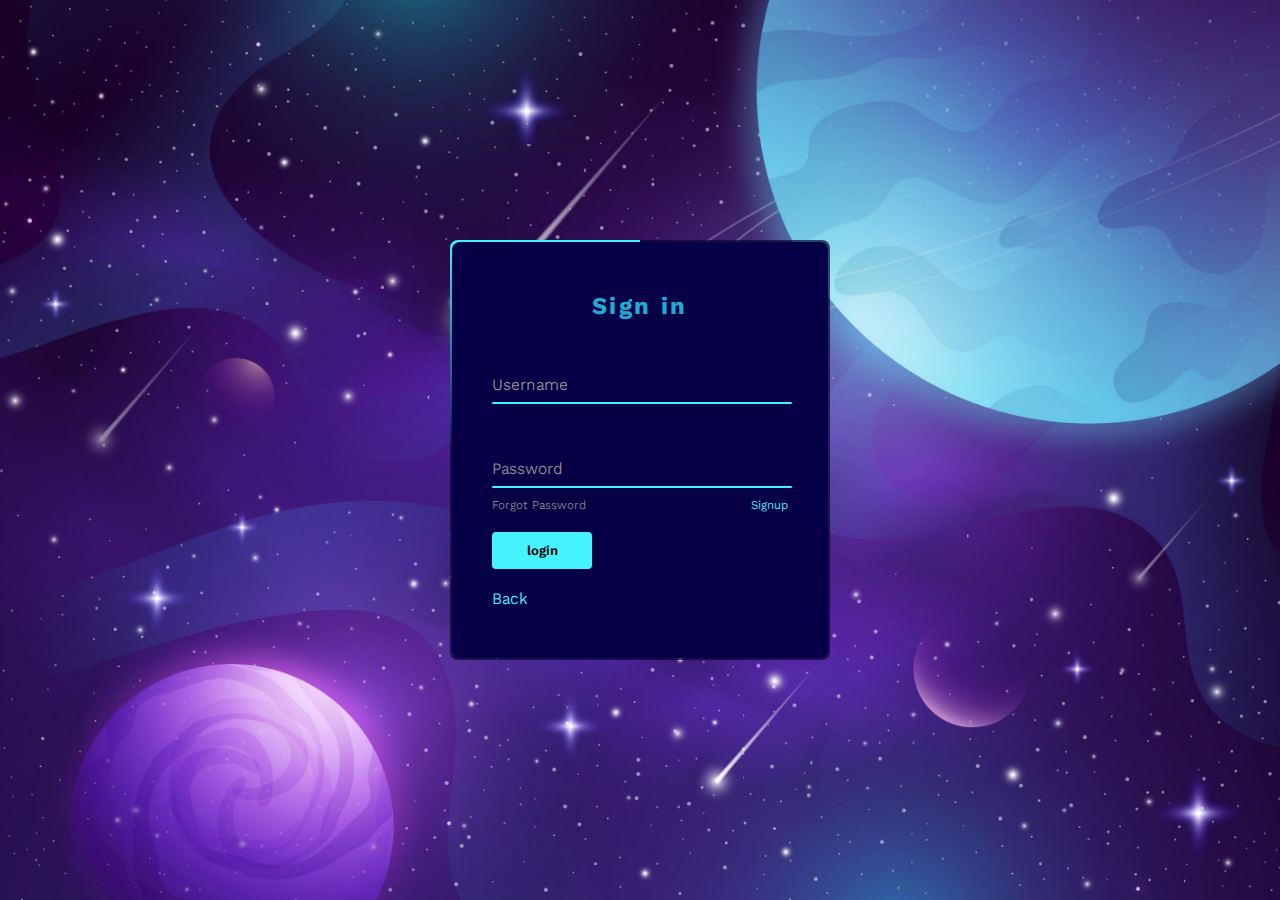
<file: login.html>
<!DOCTYPE html>
<html lang="en">
<head>
    <meta charset="UTF-8">
    <meta http-equiv="X-UA-Compatible" content="IE=edge">
    <meta name="viewport" content="width=device-width, initial-scale=1.0">
    <title>Login</title>
    <link href="https://fonts.googleapis.com/css2?family=Kantumruy+Pro:wght@100;300;400;500;600;700&family=Noto+Serif+Khmer:wght@500;700;800;900&display=swap" rel="stylesheet">
    <!-- style css -->
    <link rel="stylesheet" href="form.css">
</head>
<body>
   <section>
    <img src="./images/profile-background.jpg" alt="galaxy" class="galaxy">
    <img src="./images/unidenti-removebg-preview.png" alt="uni" class="uni">
    <div class="box">
        <div class="form">
            <h2>Sign in</h2>
            <div class="inputBox">
                <input type="text" required ="required">
                <span>Username</span>
                <i></i>
            </div>
            <div class="inputBox">
                <input type="password" required ="required">
                <span>Password</span>
                <i></i>
            </div>
            <div class="links">
                <a href="#">Forgot Password</a>
                <a href="#">Signup</a>
            </div>
            <input type="submit" value="login" >
            <div class="back">
                <a href="./index.html">Back</a>
            </div>
            
        </div>
    </div>
   </section>
</body>
</html>
</file>
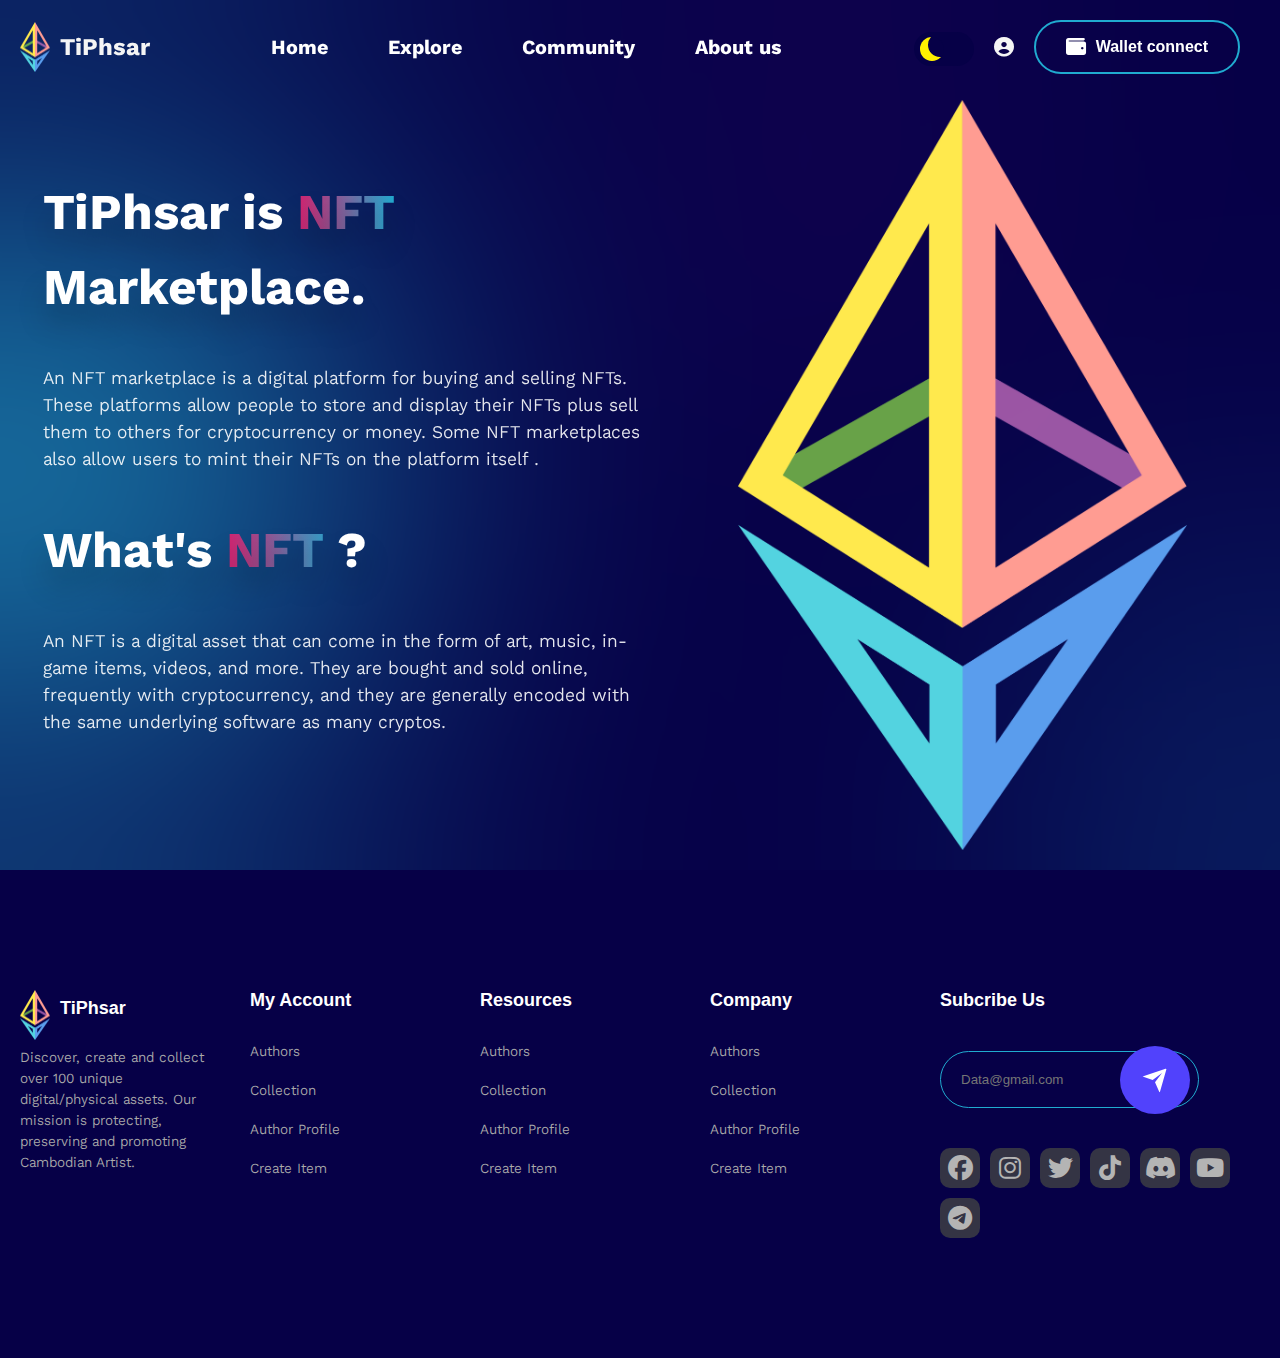
<file: about/about.html>
<!DOCTYPE html>
<html lang="en">

<head>
   <meta charset="UTF-8">
   <meta http-equiv="X-UA-Compatible" content="IE=edge">
   <meta name="viewport" content="width=device-width, initial-scale=1.0">
   <title>NFT Marketplace collection</title>
   <link rel="stylesheet" href="about.css">
   <link rel="stylesheet" href="https://cdnjs.cloudflare.com/ajax/libs/font-awesome/6.3.0/css/all.min.css">
   <!-- Google icon -->
   <link rel="stylesheet"
      href="https://fonts.googleapis.com/css2?family=Material+Symbols+Outlined:opsz,wght,FILL,GRAD@20..48,100..700,0..1,-50..200" />
   <link
      href="https://fonts.googleapis.com/css2?family=Kantumruy+Pro:wght@100;300;400;500;600;700&family=Noto+Serif+Khmer:wght@500;700;800;900&display=swap"
      rel="stylesheet">
   <!-- !background -->
   <div class="background" id="background">
      <div class="circle"></div>
   </div>

   <!-- !Popup Modal -->
   <div class="modal-bg"></div>
   <div class="modal">
      <form class="form">
         <div class="modal-close">
            <i class="fa-solid fa-xmark"></i>
         </div>
         <span class="form-title">You really like the project</span>
         <span class="sub mb">Register to get full access now </span>
         <input id="file" type="file">
         <input type="text" class="input" placeholder="username">
         <input type="email" class="input" placeholder="email">
         <input type="password" class="input" placeholder="password">
         <span span class="sub">Already have an account ? <a href="./login.html">Sign in</a></span>
         <button class="register-btn">Register</button>
      </form>
   </div>

   <!-- Header -->
   <header>
      <div class="navbar">
         <div class="logo">
            <img src="../images/logo.png" alt="">
            <h2 style="color: whitesmoke;">TiPhsar</h2>
         </div>

         <ul class="nav-list">
            <li><a href="../index.html">Home</a></li>
            <li><a href="../explore.html">Explore</a></li>
            <li><a href="https://opensea.io/blog/categories/community">Community</a></li>
            <li><a href="about.html">About us</a></li>
         </ul>

         <div class="nav-right">
            <div class="theme-mode">
               <label class="switch">
                  <input type="checkbox" id="mode">
                  <span class="toggle-slide"></span>
               </label>
            </div>
            <a href="../login.html"><i class="fa-solid fa-circle-user fa-3x"></i></a>
            <!-- <i class="fa-solid fa-circle-user fa-3x"><a href="./login.html"></a></i> -->
            <button onclick="window.location.href = '../wallet connect/walletconnect.html';" class="btn"><i
                  class="fa-solid fa-wallet"></i><span>Wallet connect</span></button>

            <div class="mobile-btn">
               <div class="bar"></div>
            </div>
         </div>
      </div>
   </header>
   <!-- Main-header -->
   <main>
      <div class="main-bg">
         <div class="main-header">
            <div class="header-content">
               <h2>TiPhsar is <span>NFT </span> Marketplace. </h2>
               <p>An NFT marketplace is a digital platform for buying and selling NFTs. These platforms allow people to
                  store and display their NFTs plus sell them to others for cryptocurrency or money. Some NFT
                  marketplaces also allow users to mint their NFTs on the platform itself .</p>
               <!-- <div class="cta">
               <a href="./explore.html"><button class="btn header-btn"><i class="fa-solid fa-rocket"></i>Explore Now</button></a>
               <button class="btn header-btn"><i class="fa-solid fa-plus"></i>Create</button>
            </div> -->
               <h2>What's <span>NFT </span> ?</h2>
               <p>An NFT is a digital asset that can come in the form of art, music, in-game items, videos, and more.
                  They are bought and sold online, frequently with cryptocurrency, and they are generally encoded with
                  the same underlying software as many cryptos.</p>

            </div>
            <div class="header-image">
               <img class="slider-img" src="../images/logo.png" alt="khmer art">
               <!-- <img class="slider-img" src="./images/photo_2023-03-30_15-28-33.jpg" alt="khmer art">   -->
            </div>

         </div>
      </div>
   </main>
   <!-- Footer -->
   <footer class="footer-container">
      <div class="footer-wrapper">
         <div class="footer-box footer-logo">
            <div class="logo">
               <a href="../index.html"><img src="../images/logo.png" alt=""></a>
               <a href="../index.html">
                  <h2 style="color: white;">TiPhsar</h2>
               </a>
            </div>
            <p>Discover, create and collect over 100 unique digital/physical assets. Our mission is protecting,
               preserving and promoting Cambodian Artist.</p>
         </div>
         <ul class="footer-box">
            <h2>My Account</h2>
            <li><a href="#">Authors</a></li>
            <li><a href="#">Collection</a></li>
            <li><a href="#">Author Profile</a></li>
            <li><a href="#">Create Item</a></li>
         </ul>
         <ul class="footer-box">
            <h2>Resources</h2>
            <li><a href="#">Authors</a></li>
            <li><a href="#">Collection</a></li>
            <li><a href="#">Author Profile</a></li>
            <li><a href="#">Create Item</a></li>
         </ul>
         <ul class="footer-box">
            <h2>Company</h2>
            <li><a href="#">Authors</a></li>
            <li><a href="#">Collection</a></li>
            <li><a href="#">Author Profile</a></li>
            <li><a href="#">Create Item</a></li>
         </ul>
         <div class="footer-box">
            <h2>Subcribe Us</h2>
            <div class="input-box">
               <input type="email" placeholder="Data@gmail.com">
               <!-- <div class="send-icon">
                  <i class="fa-solid fa-arrow-right"></i>
               </div> -->
               <button>
                  <div class="svg-wrapper-1">
                     <div class="svg-wrapper">
                        <svg height="28" width="30" viewBox="0 0 24 24" xmlns="http://www.w3.org/2000/svg">
                           <path d="M0 0h24v24H0z" fill="none"></path>
                           <path
                              d="M1.946 9.315c-.522-.174-.527-.455.01-.634l19.087-6.362c.529-.176.832.12.684.638l-5.454 19.086c-.15.529-.455.547-.679.045L12 14l6-8-8 6-8.054-2.685z"
                              fill="currentColor"></path>
                        </svg>
                     </div>
                  </div>
               </button>
            </div>
            <div class="social-media">
               <a target="#" href="#"><i class="fa-brands fa-facebook"></i></a>
               <a href="#"><i class="fa-brands fa-instagram"></i></a>
               <a href="#"><i class="fa-brands fa-twitter"></i></a>
               <a href="#"><i class="fa-brands fa-tiktok"></i></a>
               <a href="#"><i class="fa-brands fa-discord"></i></a>
               <a href="#"><i class="fa-brands fa-youtube"></i></a>
               <a href="#"><i class="fa-brands fa-telegram"></i></a>
            </div>
         </div>
      </div>
   </footer>


   <script src="../main.js"></script>
   </body>

</html>
</file>
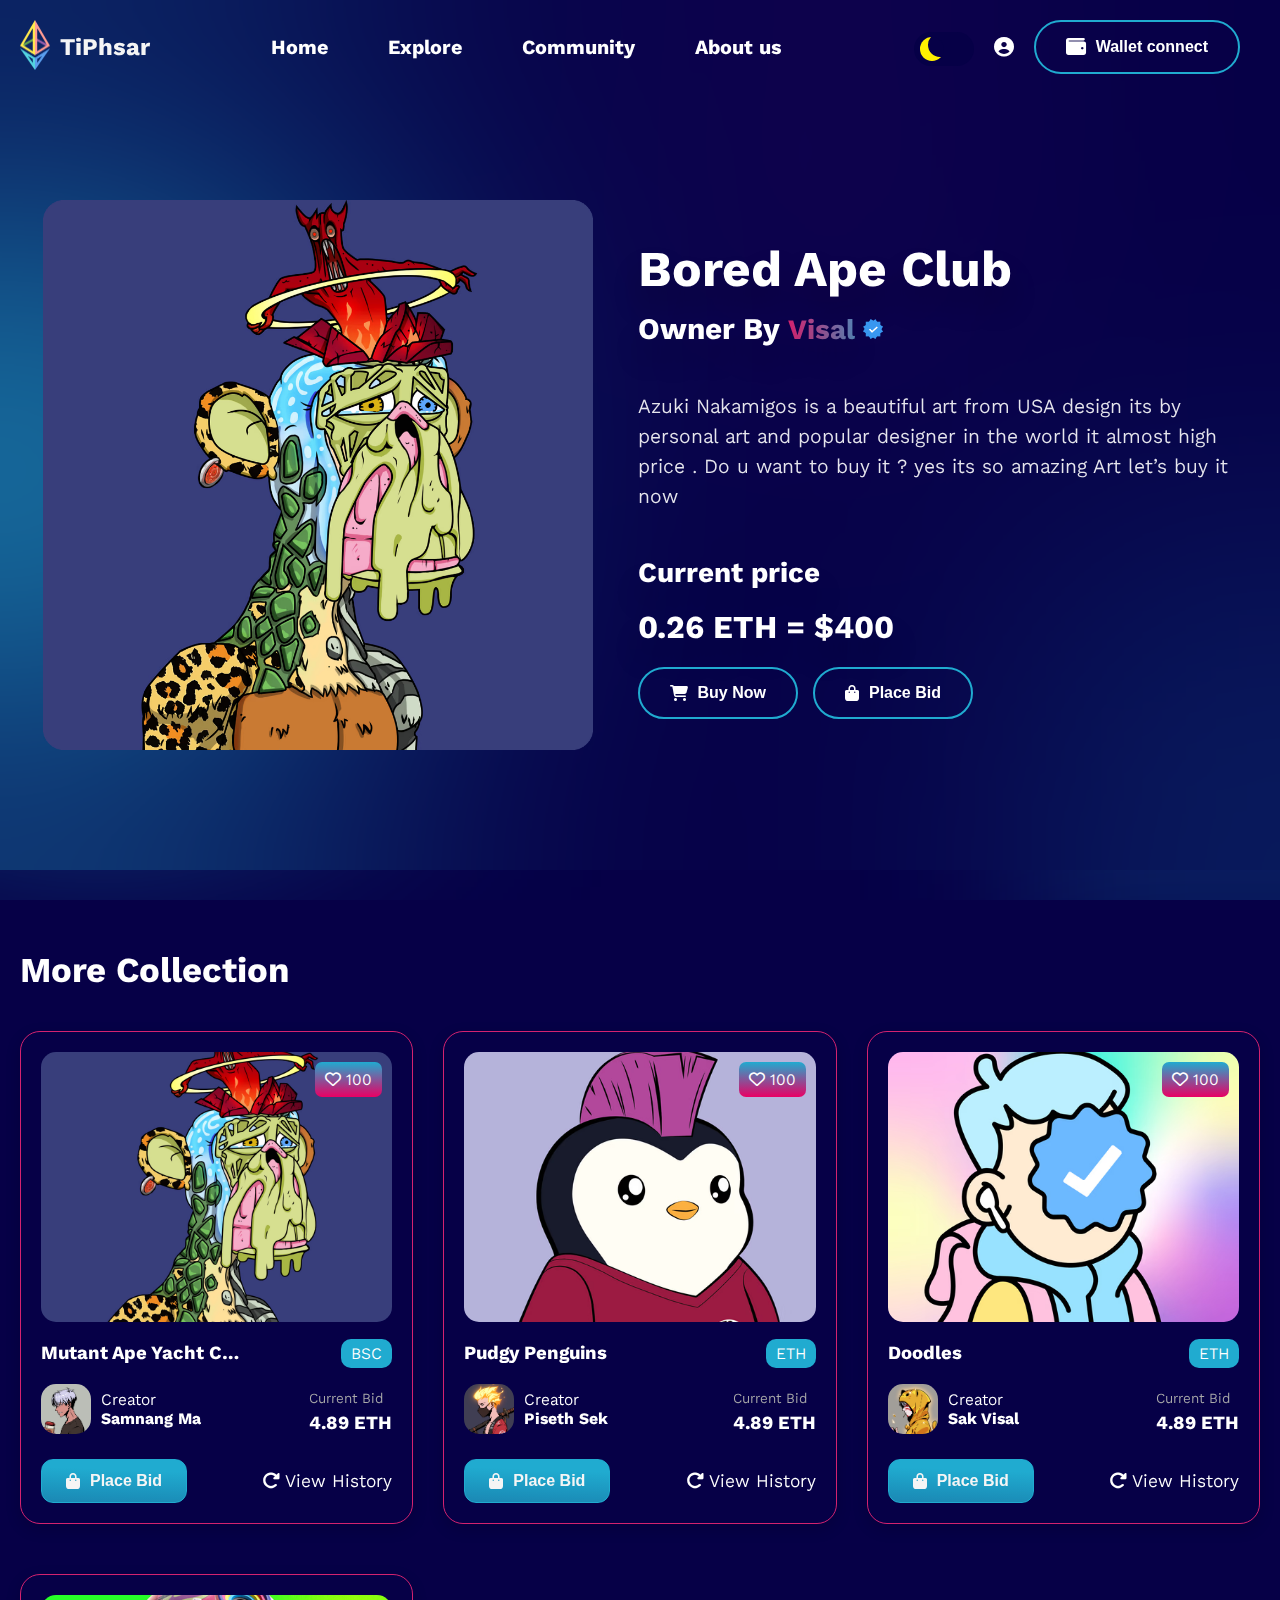
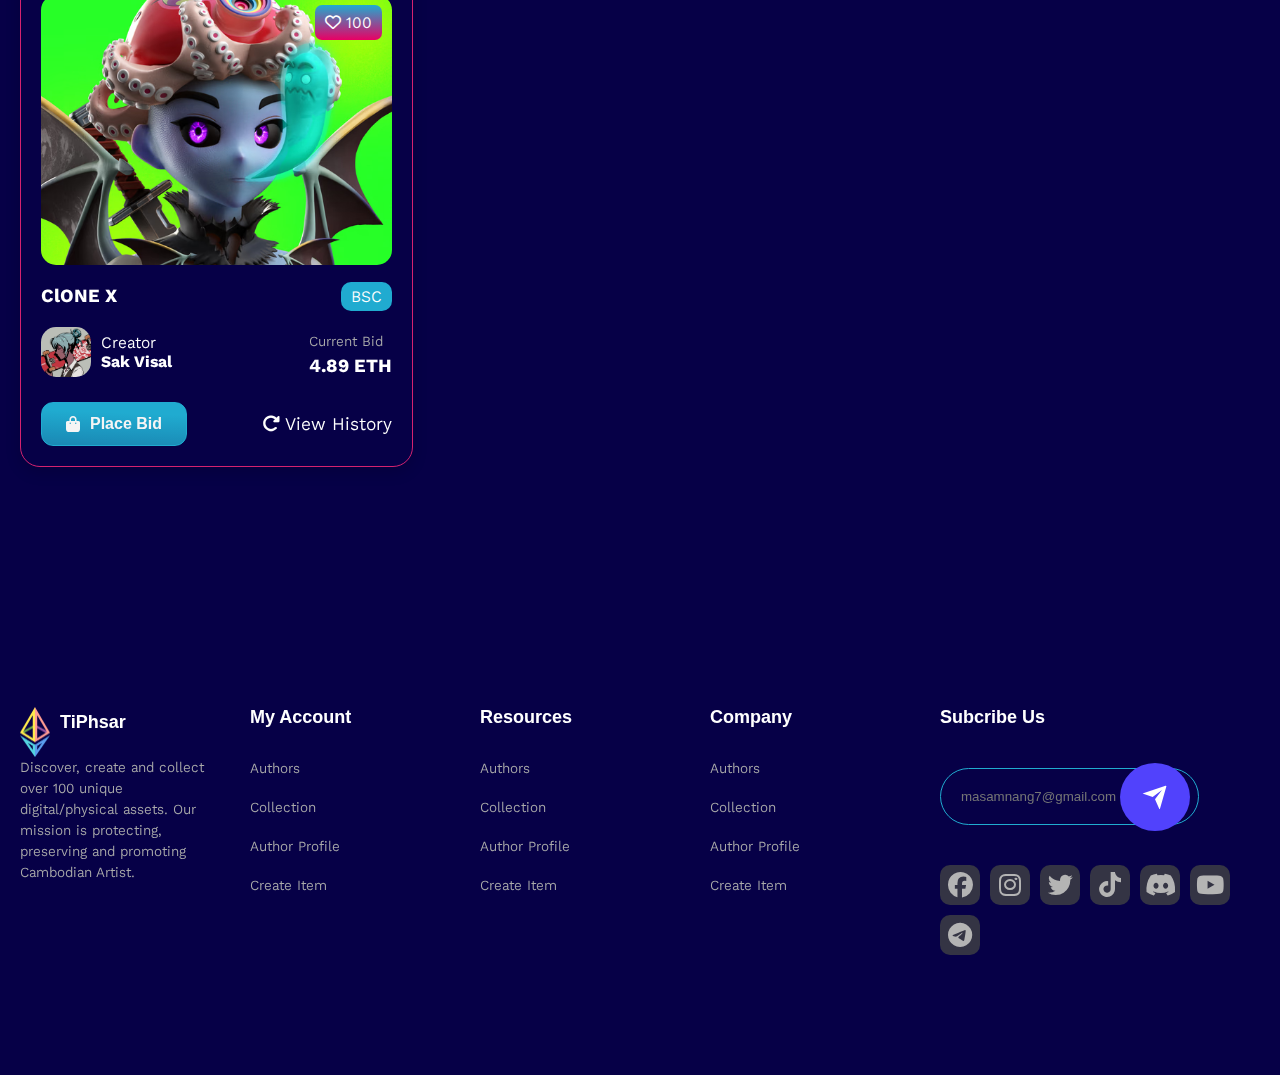
<file: detials/details.html>
<!DOCTYPE html>
<html lang="en">
<head>
   <meta charset="UTF-8">
   <meta http-equiv="X-UA-Compatible" content="IE=edge">
   <meta name="viewport" content="width=device-width, initial-scale=1.0">
   <title>NFT Marketplace collection</title>
   <link rel="stylesheet" href="details.css">
   <link rel="stylesheet" href="https://cdnjs.cloudflare.com/ajax/libs/font-awesome/6.3.0/css/all.min.css">
   <!-- Google icon -->
   <link rel="stylesheet" href="https://fonts.googleapis.com/css2?family=Material+Symbols+Outlined:opsz,wght,FILL,GRAD@20..48,100..700,0..1,-50..200" />
<body>
   <!-- !background -->
   <div class="background" id="background">
      <div class="circle"></div>
   </div>

   <!-- !Popup Modal -->
   <div class="modal-bg"></div>
   <div class="modal">
      <form class="form">
         <div class="modal-close">
            <i class="fa-solid fa-xmark"></i>
         </div>
         <span class="form-title">You really like the project</span>
         <span class="sub mb">Register to get full access now :)</span>
         <input id="file" type="file">
         <input type="text" class="input" placeholder="username">
         <input type="email" class="input" placeholder="email">
         <input type="password" class="input" placeholder="password"> 
         <span  span class="sub">Already have an account ? <a href="#">Sign in</a></span>
         <button class="register-btn">Register</button>
      </form>
   </div>
   <!-- Header -->
   <header>
      <div class="navbar">
         <div class="logo">
            <a href="../index.html"><img src="../images/logo.png" alt=""></a>
            <a href="../index.html"><h2 style="color: whitesmoke;">TiPhsar</h2></a>
         </div>

         <ul class="nav-list">
            <li><a href="../index.html">Home</a></li>
            <li><a href="../explore.html">Explore</a></li>
            <li><a href="https://opensea.io/blog/categories/community">Community</a></li>
            <li><a href="../about/about.html">About us</a></li>
         </ul>

         <div class="nav-right">
            <div class="theme-mode">
               <label class="switch">
                  <input type="checkbox" id="mode">
                  <span class="toggle-slide"></span>
              </label>
            </div>

            <!-- <i class="fa-solid fa-magnifying-glass"></i> -->
            <a href="../login.html"><i class="fa-solid fa-circle-user fa-3x"></i></a>
            <button onclick="window.location.href = '../wallet connect/walletconnect.html';" class="btn"><i class="fa-solid fa-wallet"></i><span>Wallet connect</span></button>
            
            <div class="mobile-btn">
               <div class="bar"></div>
            </div>
         </div>
      </div>
   </header>
   <!-- Main-header -->
   <main>
   <div class="main-bg">
      <div class="main-header">
        <div class="header-image">
            <img class="slider-img" src="../img/1-mk.jpg " alt="">
         </div>

         <div class="header-content">
            <!-- <h2>Discover, find, <span>Sell, Create </span> Your NFTs</h2> -->
            <h2 style="font-size: 50px;">Bored Ape Club</h3>
               <!-- <p style="font-size: 15px; display: flex; align-items: center;">Created by Samnang Ma<img style="width: 20px; margin-left: 8px;" src="../images/ig-verify-icon.png" alt=""></p> -->
            <h2 style="font-size: 30px;">Owner By <span style="color: #20ABD0; font-size: 20px; font-size: 28px;">Visal<img style="width: 20px; margin-left: 8px;" src="../images/ig-verify-icon.png" alt=""></span></h5>
            <p style="font-size: 20px;">Azuki Nakamigos is a beautiful art from USA design its by personal art and popular designer in the world it almost high price . Do u want to buy it ? yes its so amazing Art let’s buy it now </p>
            <h2 style="font-size: 28px;">Current price</h2>
            <h2 style="font-size: 32px; margin-top: 10px; margin-bottom: 15px;">0.26 ETH = $400 </h2>

            <div class="cta">
               <button class="btn header-btn"><i class="fa-solid fa-cart-shopping"></i>Buy Now</button>
               <button class="btn header-btn"><i class="fa-solid fa-bag-shopping"></i>Place Bid </button>
            </div>

         </div>
      </div>
   </div>
</main>
   
 <section>
   <div class="container">
      <h2 class="title" style="display: flex; justify-content: space-between; align-items: center;">More Collection
      </h2>

      <!-- Hero 3 -->
      <div class="card-container">
         <div class="card">
            <div class="card-image">
               <img src="../img/1-mk.jpg" alt="">
               <div class="heart-icon">
                  <i class="fa-regular fa-heart"></i>
                  100
               </div>
            </div>
            <div class="card-info">
               <div class="card-name">
                  <h3>Mutant Ape Yacht Club</h3>
                  <div class="tag">BSC</div>
               </div>
            </div>
            <div class="card-profile">
               <div class="profile">
                  <div class="p-image">
                     <img src="../img/8-img.jpg" alt="">
                  </div>
                  <div class="p-name">
                     <p>Creator</p>
                     <h4>Samnang Ma</h4>
                  </div>
               </div>
               <div class="price">
                  <p class="p">Current Bid</p>
                  <h3>4.89 ETH</h3>
               </div>
            </div>
            <div class="card-bottom">
               <button class="btn card-btn">
                  <i class="fa-solid fa-bag-shopping"></i>
                  Place Bid
               </button>
               <a href="#" class="history-reload"><i class="fa-solid fa-rotate-right"></i>View History</a>
            </div>
         </div>

         <div class="card">
            <div class="card-image">
               <img src="../img/1-pg.jpg" alt="">
               <div class="heart-icon">
                        <i class="fa-regular fa-heart"></i>
                  100
               </div>
            </div>
            <div class="card-info">
               <div class="card-name">
                  <h3>Pudgy Penguins</h3>
                  <div class="tag">ETH</div>
               </div>
            </div>
            <div class="card-profile">
               <div class="profile">
                  <div class="p-image">
                     <img src="../img/7-img.jpg" alt="">
                  </div>
                  <div class="p-name">
                     <p>Creator</p>
                     <h4>Piseth Sek</h4>
                  </div>
               </div>
               <div class="price">
                  <p class="p">Current Bid</p>
                  <h3>4.89 ETH</h3>
               </div>
            </div>
            <div class="card-bottom">
               <button class="btn card-btn">
                  <i class="fa-solid fa-bag-shopping"></i>
                  Place Bid
               </button>
               <a href="#" class="history-reload"><i class="fa-solid fa-rotate-right"></i>View History</a>
            </div>
         </div>
         
         <div class="card">
            <div class="card-image">
               <img src="../img/1-dd.jpg" alt="">
               <div class="heart-icon">
                        <i class="fa-regular fa-heart"></i>
                  100
               </div>
            </div>
            <div class="card-info">
               <div class="card-name">
                  <h3>Doodles</h3>
                  <div class="tag">ETH</div>
               </div>
            </div>
            <div class="card-profile">
               <div class="profile">
                  <div class="p-image">
                     <img src="../img/6-im.jpg" alt="">
                  </div>
                  <div class="p-name">
                     <p>Creator</p>
                     <h4>Sak Visal</h4>
                  </div>
               </div>
               <div class="price">
                  <p class="p">Current Bid</p>
                  <h3>4.89 ETH</h3>
               </div>
            </div>
            <div class="card-bottom">
               <button class="btn card-btn">
                  <i class="fa-solid fa-bag-shopping"></i>
                  Place Bid
               </button>
               <a href="#" class="history-reload"><i class="fa-solid fa-rotate-right"></i>View History</a>
            </div>
         </div>
         <div class="card">
            <div class="card-image">
               <img src="../img/1-cx.jpg" alt="">
               <div class="heart-icon">
                        <i class="fa-regular fa-heart"></i>
                  100
               </div>
            </div>
            <div class="card-info">
               <div class="card-name">
                  <h3>ClONE X</h3>
                  <div class="tag">BSC</div>
               </div>
            </div>
            <div class="card-profile">
               <div class="profile">
                  <div class="p-image">
                     <img src="../img/5-img.jpg" alt="">
                  </div>
                  <div class="p-name">
                     <p>Creator</p>
                     <h4>Sak Visal</h4>
                  </div>
               </div>
               <div class="price">
                  <p class="p">Current Bid</p>
                  <h3>4.89 ETH</h3>
               </div>
            </div>
            <div class="card-bottom">
               <button class="btn card-btn">
                  <i class="fa-solid fa-bag-shopping"></i>
                  Place Bid
               </button>
               <a href="#" class="history-reload"><i class="fa-solid fa-rotate-right"></i>View History</a>
            </div>
        </div>
         </div>
      </div>
      </div>
 </section>
 
   <!-- Footer -->
   <footer class="footer-container">
      <div class="footer-wrapper">
         <div class="footer-box footer-logo">
            <div class="logo">
               <img src="../images/logo.png" alt="">
               <h2>TiPhsar</h2>
            </div>
            <p>Discover, create and collect over 100 unique digital/physical assets. Our mission is protecting, preserving and promoting Cambodian Artist.</p>
         </div>
         <ul class="footer-box">
            <h2>My Account</h2>
            <li><a href="#">Authors</a></li>
            <li><a href="#">Collection</a></li>
            <li><a href="#">Author Profile</a></li>
            <li><a href="#">Create Item</a></li>
         </ul>
         <ul class="footer-box">
            <h2>Resources</h2>
            <li><a href="#">Authors</a></li>
            <li><a href="#">Collection</a></li>
            <li><a href="#">Author Profile</a></li>
            <li><a href="#">Create Item</a></li>
         </ul>
         <ul class="footer-box">
            <h2>Company</h2>
            <li><a href="#">Authors</a></li>
            <li><a href="#">Collection</a></li>
            <li><a href="#">Author Profile</a></li>
            <li><a href="#">Create Item</a></li>
         </ul>
         <div class="footer-box">
            <h2>Subcribe Us</h2>
            <div class="input-box">
               <input type="email" placeholder="masamnang7@gmail.com">
               <!-- <div class="send-icon">
                  <i class="fa-solid fa-arrow-right"></i>
               </div> -->
               <button>
                  <div class="svg-wrapper-1">
                    <div class="svg-wrapper">
                      <svg height="28" width="30" viewBox="0 0 24 24" xmlns="http://www.w3.org/2000/svg">
                        <path d="M0 0h24v24H0z" fill="none"></path>
                        <path d="M1.946 9.315c-.522-.174-.527-.455.01-.634l19.087-6.362c.529-.176.832.12.684.638l-5.454 19.086c-.15.529-.455.547-.679.045L12 14l6-8-8 6-8.054-2.685z" fill="currentColor"></path>
                      </svg>
                    </div>
                  </div>
               </button>
            </div>
            <div class="social-media">
               <a target="#" href="#"><i class="fa-brands fa-facebook"></i></a>
               <a href="#"><i class="fa-brands fa-instagram"></i></a>
               <a href="#"><i class="fa-brands fa-twitter"></i></a>
               <a href="#"><i class="fa-brands fa-tiktok"></i></a>
               <a href="#"><i class="fa-brands fa-discord"></i></a>
               <a href="#"><i class="fa-brands fa-youtube"></i></a>
               <a href="#"><i class="fa-brands fa-telegram"></i></a>
            </div>
         </div>
      </div>
   </footer>

   <script src="../main.js"></script>
</body>
</html>
</file>
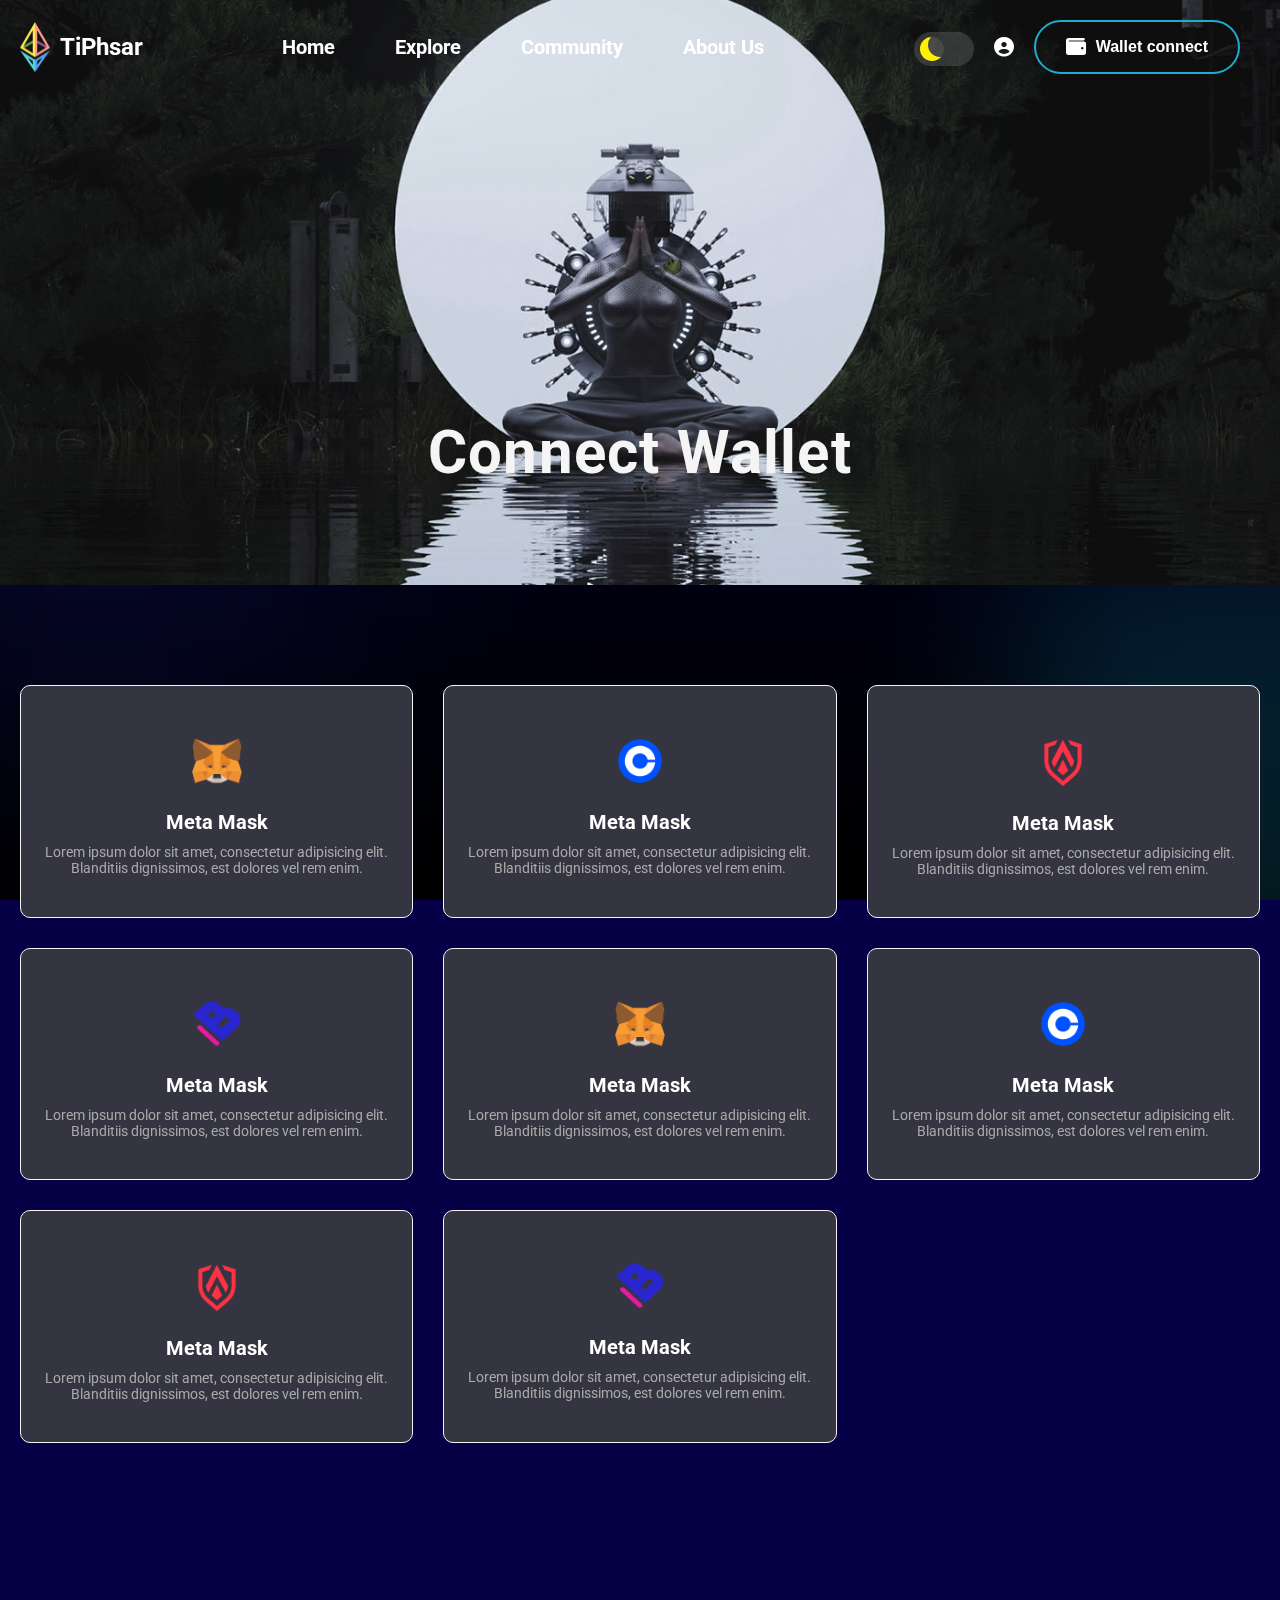
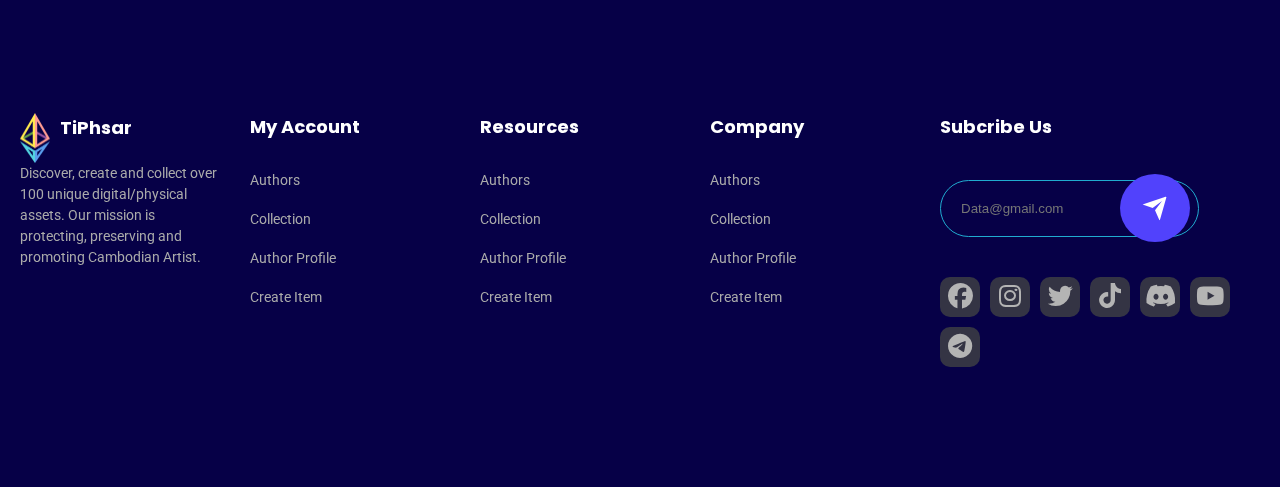
<file: wallet connect/walletconnect.html>
<!DOCTYPE html>
<html lang="en">
  <head>
    <meta charset="UTF-8" />
    <meta http-equiv="X-UA-Compatible" content="IE=edge" />
    <meta name="viewport" content="width=device-width, initial-scale=1.0" />
    <title>Wallet Connect</title>
    <link rel="stylesheet" href="walletconnect.css" />
    <link
      rel="stylesheet"
      href="https://cdnjs.cloudflare.com/ajax/libs/font-awesome/6.3.0/css/all.min.css"
    />
  </head>
  <body>
    <!-- !background -->
    <div class="background" id="background">
      <div class="circle"></div>
    </div>

    <!-- Header -->
    <header>
      <div class="navbar">
        <div class="logo">
          <img src="./images/logo.png" alt="" />
          <h2>TiPhsar</h2>
        </div>

        <ul class="nav-list">
          <li><a href="../index.html">Home</a></li>
          <li><a href="../explore.html">Explore</a></li>
          <li><a href="#">Community</a></li>
          <li><a href="../about/about.html">About Us</a></li>
        </ul>

        <div class="nav-right">
          <div class="theme-mode">
            <label class="switch">
              <input type="checkbox" id="mode" />
              <span class="toggle-slide"></span>
            </label>
          </div>

          <!-- <i class="fa-solid fa-magnifying-glass"></i> -->
          <a href="../login.html"
            ><i class="fa-solid fa-circle-user fa-3x"></i
          ></a>
          <button class="btn">
            <i class="fa-solid fa-wallet"></i><span>Wallet connect</span>
          </button>

          <div class="mobile-btn">
            <div class="bar"></div>
          </div>
        </div>
      </div>
    </header>

    <section class="main-header">
      <div class="header-content">
        <h2 style="color: whitesmoke">Connect Wallet</h2>
      </div>
    </section>

    <main>
      <div class="container">
        <section class="card-container">
          <div class="card">
            <img src="./images/icon-1.png" alt="" />
            <h4>Meta Mask</h4>
            <p>
              Lorem ipsum dolor sit amet, consectetur adipisicing elit.
              Blanditiis dignissimos, est dolores vel rem enim.
            </p>
          </div>

          <div class="card">
            <img src="./images/icon-2.png" alt="" />
            <h4>Meta Mask</h4>
            <p>
              Lorem ipsum dolor sit amet, consectetur adipisicing elit.
              Blanditiis dignissimos, est dolores vel rem enim.
            </p>
          </div>

          <div class="card">
            <img src="./images/icon-3.png" alt="" />
            <h4>Meta Mask</h4>
            <p>
              Lorem ipsum dolor sit amet, consectetur adipisicing elit.
              Blanditiis dignissimos, est dolores vel rem enim.
            </p>
          </div>

          <div class="card">
            <img src="./images/icon-6.png" alt="" />
            <h4>Meta Mask</h4>
            <p>
              Lorem ipsum dolor sit amet, consectetur adipisicing elit.
              Blanditiis dignissimos, est dolores vel rem enim.
            </p>
          </div>
          <div class="card">
            <img src="./images/icon-1.png" alt="" />
            <h4>Meta Mask</h4>
            <p>
              Lorem ipsum dolor sit amet, consectetur adipisicing elit.
              Blanditiis dignissimos, est dolores vel rem enim.
            </p>
          </div>

          <div class="card">
            <img src="./images/icon-2.png" alt="" />
            <h4>Meta Mask</h4>
            <p>
              Lorem ipsum dolor sit amet, consectetur adipisicing elit.
              Blanditiis dignissimos, est dolores vel rem enim.
            </p>
          </div>

          <div class="card">
            <img src="./images/icon-3.png" alt="" />
            <h4>Meta Mask</h4>
            <p>
              Lorem ipsum dolor sit amet, consectetur adipisicing elit.
              Blanditiis dignissimos, est dolores vel rem enim.
            </p>
          </div>

          <div class="card">
            <img src="./images/icon-6.png" alt="" />
            <h4>Meta Mask</h4>
            <p>
              Lorem ipsum dolor sit amet, consectetur adipisicing elit.
              Blanditiis dignissimos, est dolores vel rem enim.
            </p>
          </div>
        </section>
      </div>
    </main>

    <!-- Footer -->
    <footer class="footer-container">
      <div class="footer-wrapper">
        <div class="footer-box footer-logo">
          <div class="logo">
            <img src="./images/logo.png" alt="" />
            <h2>TiPhsar</h2>
          </div>
          <p>
            Discover, create and collect over 100 unique digital/physical
            assets. Our mission is protecting, preserving and promoting
            Cambodian Artist.
          </p>
        </div>
        <ul class="footer-box">
          <h2>My Account</h2>
          <li><a href="#">Authors</a></li>
          <li><a href="#">Collection</a></li>
          <li><a href="#">Author Profile</a></li>
          <li><a href="#">Create Item</a></li>
        </ul>
        <ul class="footer-box">
          <h2>Resources</h2>
          <li><a href="#">Authors</a></li>
          <li><a href="#">Collection</a></li>
          <li><a href="#">Author Profile</a></li>
          <li><a href="#">Create Item</a></li>
        </ul>
        <ul class="footer-box">
          <h2>Company</h2>
          <li><a href="#">Authors</a></li>
          <li><a href="#">Collection</a></li>
          <li><a href="#">Author Profile</a></li>
          <li><a href="#">Create Item</a></li>
        </ul>
        <div class="footer-box">
          <h2>Subcribe Us</h2>
          <div class="input-box">
            <input type="email" placeholder="Data@gmail.com" />
            <!-- <div class="send-icon">
                  <i class="fa-solid fa-arrow-right"></i>
               </div> -->
            <button>
              <div class="svg-wrapper-1">
                <div class="svg-wrapper">
                  <svg
                    height="28"
                    width="30"
                    viewBox="0 0 24 24"
                    xmlns="http://www.w3.org/2000/svg"
                  >
                    <path d="M0 0h24v24H0z" fill="none"></path>
                    <path
                      d="M1.946 9.315c-.522-.174-.527-.455.01-.634l19.087-6.362c.529-.176.832.12.684.638l-5.454 19.086c-.15.529-.455.547-.679.045L12 14l6-8-8 6-8.054-2.685z"
                      fill="currentColor"
                    ></path>
                  </svg>
                </div>
              </div>
            </button>
          </div>
          <div class="social-media">
            <a target="" href="#"><i class="fa-brands fa-facebook"></i></a>
            <a href="#"><i class="fa-brands fa-instagram"></i></a>
            <a href="#"><i class="fa-brands fa-twitter"></i></a>
            <a href="#"><i class="fa-brands fa-tiktok"></i></a>
            <a href="#"><i class="fa-brands fa-discord"></i></a>
            <a href="#"><i class="fa-brands fa-youtube"></i></a>
            <a href="#"><i class="fa-brands fa-telegram"></i></a>
          </div>
        </div>
      </div>
    </footer>

    <script src="walletconnect.js"></script>
  </body>
</html>
</file>
<file: style.css>
@import url('https://fonts.googleapis.com/css2?family=Kantumruy+Pro:wght@100;300;400;500;600;700&family=Noto+Serif+Khmer:wght@500;700;800;900&display=swap');
*::after, *::before, *{
   padding: 0;
   margin: 0;
   box-sizing: border-box;
   scroll-behavior: smooth;
}

:root {
   --primary-color: #343444;
   --primary-color2: #fff;
   --primary-color3:#20ABD0;
   --primary-color4: #EBEBEB;
   --primary-color5: #030303;
   --primary-color6: #ffffff;
   --primary-color7: #353542;
   --bg-section: #060047;
   --bg-section2: #14141F;
   --primary-color8: rgba(255, 255, 255, 0.9);;
   --primary-color9: #fff;

   --card-color: #353542;

   --normal-btn-hover-bg: #fff;
   --normal-btn-hover:  #20ABD0;
   --normal-btn: #fff;
   --outline-btn: transparent;
   --outline-btn-border: #fff;
   --outline-btn-hover: transparent;

   --main-header-btn: #20ABD0;
   /* --main-header: transparent; */
   --main-header: linear-gradient(280.11deg, rgba(212, 34, 111, 0.8) 49.16%, rgba(6, 0, 71, 0.8) 81.5%);

   --header-bg-sticky:#060047;
   
   --soft-bg: transparent;
}

.light-mode {
   --primary-color: #ff5f5;
   --primary-color2: #000;
   --bg-section: #F5F5F5;
   --primary-color4: #000;
   --primary-color5: #f5f5f5;
   --primary-color6: #000000;
   --primary-color7: #aaa;
   --primary-color9: #fff;

   --card-color: #f5f5f5;

   --normal-btn-hover-bg: #20ABD0;
   --normal-btn-hover: #fff;
   --normal-btn: #20ABD0;
   --outline-btn: #363636;
   --outline-btn-border: #363636;
   --outline-btn-hover: #20ABD0;

   --main-header-btn: #fff;
    /* --main-header: #20ABD0;  */
    --main-header: #060047 ; 
   /* --main-header: linear-gradient(45deg, #2e277d, #6e18a7); */
   /* --header-bg-sticky: #20ABD0; */
   --header-bg-sticky: #060047;
   --header-bg: linear-gradient(45deg, #2e277d, #6e18a7);
   --soft-bg: #838383; 
}

body {
   width: 100%;
   height: auto;
   background: var(--bg-section);
   font-family: 'Kantumruy Pro', sans-serif;
   color: var(--primary-color2);
}

body::-webkit-scrollbar {
   width: 1em;
}
  
body::-webkit-scrollbar-track {
   box-shadow: inset 0 0 6px #060047;
}
  
body::-webkit-scrollbar-thumb {
   background-color: #262626;
   outline: 1px solid #111; 
}

a {
   color: var(--primary-color2);
   /* color: whitesmoke; */
   text-decoration: none;
}

img {
   width: 100%;
   object-fit: cover;
}

ul {
   list-style: none;
}

/* !Background */

.background {
   position: fixed;
   top: 0;
   background-attachment: fixed;
   width: 100%;
   height: 100vh;
   margin: 0 auto;
   overflow-y: auto;
   overflow-x: hidden;
   background-color: #060047;
   z-index: -1;
}
.circle {
   position: absolute;
   width: 400px;
   height: 500px;
   left: -100px;
   bottom: 20%; 
   filter: blur(150px);
   background-color: #20ABD0;
}
.background::before {
   content: "";
   position: absolute;
   width: 123px;
   height: 123px;
   left: 60%;
   top: 138px; 
   filter: blur(100px);
   background-color: #fc37ff66;
}
.background::after {
   content: "";
   position: absolute;
   width: 423px;
   height: 423px;
   left: 80%;
   top: 550px;
   background-color: #18b3de2b;
   filter: blur(80px);
}

/* !Switch (light mode / dark mode) */

.theme-mode {
   position: relative;
   right: 0;
   width: 70px;
   height: 30px;
}

.switch {
   position: absolute;
   right: 0;
   font-size: 17px;
   display: inline-block;
   width: 3.5em;
   height: 2em;
}
 
.switch input {
   opacity: 0;
   width: 0;
   height: 0;
}
 
/* The slider */
.toggle-slide {
   --background:#060047;
   position: absolute;
   cursor: pointer;
   top: 0;
   left: 0;
   right: 0;
   bottom: 0;
   background-color: var(--background);
   border-radius: 30px;
}
 
.toggle-slide:before {
   position: absolute;
   content: "";
   height: 1.4em;
   width: 1.4em;
   border-radius: 50%;
   left: 10%;
   bottom: 15%;
   box-shadow: inset 8px -4px 0px 0px #fff000;
   background: var(--background);
}
 
input:checked + .toggle-slide {
   background-color: #fff;
}
 
input:checked + .toggle-slide:before {
   transform: translateX(100%);
   box-shadow: inset 15px -4px 0px 15px #fff000;
}

/* !Modal */

.modal-bg {
   position: fixed;
   top: 0;
   z-index: 100;
   width: 100%;
   height: 100vh;
   background: #0000007f;
   opacity: 0;
   pointer-events: none;
}

.modal-bg-active {
   opacity: 1;
   pointer-events: auto;
}

.modal {
   position: fixed;
   top: 50%;
   left: 50%;
   z-index: 1000;
   transform: translate(-50%, -50%);
   visibility: hidden;
}

.modal-active {
   visibility: visible;
}

.modal-close {
   position: absolute;
   right: 10px;
   top: 10px;
   cursor: pointer;
   background: #14141F;
   width: 30px;
   height: 30px;
   display: flex;
   align-items: center;
   justify-content: center;
   border-radius: 50%;
   transition: .25s;
   color: #fff;
}

.modal-close:hover {
   background: #5142FC;
}

.modal-close i {
   font-size: 20px;
}

.form {
   position: relative;
   display: flex;
   flex-direction: column;
   gap: 30px;
   padding: 60px 30px 30px;
   box-shadow: rgba(0, 0, 0, 0.4) 0px 30px 90px;
   background-color: #060047;
   border: 2px solid #20ABD0;
   border-radius: 20px;
   transform: translateY(-200px);
   opacity: 0;
   pointer-events: none;
   transition: .4s;
}

.form-active {
   transform: translateY(0px);
   opacity: 1;
   pointer-events: auto;
}

 
.form-title {
   color: #fff;
   font-weight: bold;
   text-align: center;
   font-size: 20px;
}
 
.sub {
   text-align: center;
   color: #7A798A;
   font-size: 14px;
   width: 100%;
}
 
.sub.mb {
   margin-bottom: 1px;
}
 
.sub a {
   color: blue;
   font-weight: bold;
}
 
.avatar {
   height: 50px;
   width: 50px;
   background: #5142FC;
   border-radius: 50%;
   padding: 6px;
   cursor: pointer;
   box-shadow: 12.5px 12.5px 10px rgba(0, 0, 0, 0.015),100px 100px 80px rgba(0, 0, 0, 0.03);
}
 
.form .input {
   border: none;
   outline: none;
   width: 400px;
   padding: 16px 10px;
   background: transparent;
   border: 1px solid #7A798A;
   color: #fff;
   border-radius: 10px;
   box-shadow: 12.5px 12.5px 10px rgba(0, 0, 0, 0.015),100px 100px 80px rgba(0, 0, 0, 0.03);
}

.register-btn {
   text-align: center;
   font-weight: bold;
   font-size: 20px;
   background: #20ABD0;
   color: #fff;
   padding: 10px;
   outline: none;
   border: 2px solid #5142FC;
   border-radius: 50px;
   cursor: pointer;
   transition: .3s ease-in-out;
}

.register-btn:hover {
   background: transparent;
   border: 2px solid #20ABD0;
}
 
.input:focus {
   border: 1px solid rgb(23, 111, 211);
 }
 
#file {
   display: none;
}

/* !Modal profile */

.profile-modal {
   position: fixed;
   top: 50%;
   left: 50%;
   z-index: 1000;
   transform: translate(-50%, -50%);
   opacity: 0;
   pointer-events: none;
   transition: .3s;
}

.profile-modal-active {
   opacity: 1;
   pointer-events: auto;
}

.p-modal {
   padding: 50px 30px;
   background: url(./images/header-background\ \(2\).jpg);
   border-radius: 20px;
   display: flex;
   align-items: center;
   justify-content: space-between;
   gap: 10px;
}

.profile-left {
   display: flex;
   align-items: center;
}

.feature-profile {
   width: 300px;
   height: 100px;
   border-radius: 20px;
   margin: 20px;
   overflow: hidden;
}

.feature-profile img {
   width: 100%;
   height: 100%;
}

.info-profile {
   font-size: 14px;
}

.info-profile h1 {
   margin: 5px 0;
}

.info-profile .profile-title {
   color: #fff;
   font-size: 18px;
}

.info-profile p {
   color: #aaa;
}

.social-icon {
   margin-top: 20px;
   display: flex;
   align-items: center;
   gap: 10px;
}

.social-icon i {
   font-size: 20px;
}

/* Header */

.navbar, .main-header, .container, .footer-wrapper {
   padding: 20px 20px;
   margin: 0 auto;
   max-width: 1500px;
   height: auto;
}

header {
   position: relative;
   width: 100%;
   top: 0;
   right: 0;
   z-index: 1001;
   position: fixed;

}

header.sticky {
   top: 0;
   left: 0;
   z-index: 1001;
   background: var(--header-bg-sticky);
   box-shadow: rgba(14, 30, 37, 0.12) 0px 2px 4px 0px, rgba(14, 30, 37, 0.32) 0px 2px 16px 0px;
}

.navbar {
   background: transparent;
   display: flex;
   align-items: center;
   justify-content: space-between;
}

.logo {
   display: flex;
   align-items: center;
   color: #fff;
   cursor: pointer;
}

.logo img {
   margin-right: 10px;
   width: 30px;
}

.nav-list {
   display: flex;
   align-items: center;
}

.nav-list li {
   margin: 0 30px;
}

.nav-list a {
   padding: 30px 0;
   font-size: 20px;
   font-weight: bold;
   display: inline;
   color: #fff;
   transition: .2s ease-in
}

.nav-list a:hover {
   color: #5142FC;
}

.nav-right {
   position: relative;
   display: flex;
   align-items: center;
   gap: 20px;
}

.nav-right i {
   font-size: 20px;
}

.nav-right .btn {
   border: 2px solid var(--main-header-btn);
   color: #fff;
}

.fa-magnifying-glass {
   color: #fff;
}

.cta button {
   border: 2px solid var(--main-header-btn);
   color: #fff;
}

.btn {
   padding: 15px 30px;
   border: 1px solid  #20ABD0;
   font-weight: bold;
   font-size: 16px;
   display: flex;
   align-items: center;
   text-align: center;
   background: transparent;
   /* color: var(--normal-btn); */
   color: whitesmoke;
   border-radius: 30px;
   cursor: pointer;
   transition: .3s ease-in-out;
}

.btn:hover {
   background: var(--normal-btn-hover-bg);
   color: var(--normal-btn-hover);
   border: 1px solid var(--normal-btn-hover-bg);
}

.btn i {
   margin-right: 10px;
}
/* Main header */
.main-bg {
   position: relative;
   width: 100%;
   height: 60vh;
   height: auto;
   /* background: url(./images/header-background.jpg) no-repeat center center/cover; */
   background: var(--main-header);
   /* background: linear-gradient(280.11deg, rgba(212, 34, 111, 0.8) 49.16%, rgba(6, 0, 71, 0.8) 81.5%); */
   backdrop-filter: blur(155px);
}

/* .main-bg::before {
   position: absolute;
   content: '';
   width: 100%;
   height: 100%;
   left: 0;
   top: 0;
   background: linear-gradient(to right, #000000c1, #000814e1);
} */

.main-header {
   position: relative;
   z-index: 1;
   padding-top: 100px;
   width: 100%;
   display: flex;
   align-items: center;
   justify-content: space-around;
}

.header-content {
   width: 600px;
   padding: 20px 0;
   line-height: 1.5;
   font-family: 'Kantumruy Pro', sans-serif;
}

.header-content h2 {
   color: #fff;
   font-size: 50px;
   text-shadow: rgba(0, 0, 0, 0.2) 0px 20px 30px;;
}

.header-content span {
   color: #20ABD0;
   -webkit-text-fill-color: transparent;
   background-image: linear-gradient(to left, var(--primary-color3), #D4226F);
   /* background-image: linear-gradient(to right, var(--primary-color3), rgb(255, 0, 0)); */
   /* background-image: red;  */
   -webkit-background-clip: text;

}

.header-content p {
   color: var(--primary-color8);
   margin: 40px 0;
   font-size: 18px;
}

.cta {
   display: flex;
   align-items: center;
   gap: 15px;
}

.header-image {
   width: 600px;
   height: 700px;
}

.header-image img {
   width: 100%;
   height: 100%;
   object-fit: contain;
}

.floating {
   animation-duration: 3s;
   animation-iteration-count: infinite;
   animation-timing-function: ease-in-out;
   border: 0.5rem solid #F5F5F5;
   height: 2rem;
   width: 2rem;
   position: absolute;
}
 
.floating.circle {
   animation-name: floating-circle;
   border-radius: 50%;
}
 
.floating.square {
   animation-name: floating-square;
   border-radius: .25rem;
}
 
.orange {
   border-color: #facd49;
}
 
.pink {
   border-color: #f85e9f;
}
 
.purple {
   border-color: #5F64E1;
}
 
@keyframes floating-circle {
   from {
     transform: translate(0, 8px) scale(1,1.1);
   }
   65% {
     transform: translate(0, 0px) scale(1.1,1);
   }
   to {
     transform: translate(0, 8px) scale(1,1.1);
   }
}
 
@keyframes floating-square {
   from {
     transform: translate(0, 0px) rotate(-45deg);
   }
   65% {
     transform: translate(0, 8px) rotate(-55deg);
   }
   to {
     transform: translate(0, -0px) rotate(-45deg);
   }
}
 

/* Title */
.title {
   width: 100%;
   margin-top: 60px;
   margin-bottom: 40px;
   font-size: 35px;
}

/* Hero 1 */
.card-container {
   width: 100%;
   display: grid;
   /* grid-template-columns: repeat(4, 1fr); */
   grid-template-columns:  repeat(auto-fit, minmax(310px, 1fr) );
   gap: 30px;
   row-gap: 50px;
   padding-bottom: 50px;
}

.card {
   padding: 20px;
   /* background: rgba(8, 4, 50, 0.7); */
   /* border: 1px solid whitesmoke; */
   border: 1px solid whitesmoke;
   backdrop-filter: blur(150px);
   border-radius: 20px;
   box-shadow: rgba(0, 0, 0, 0.15) 0px 5px 15px 0px;
   transition: all .4s;
}

.card:hover {
   transform: translateY(-8px);
}

.card:hover .bid {
   visibility: visible;
   transform: translateY(0px);
   opacity: 1;
}

.card:hover .card-image img {
   transform: scale(1.05);
}

.card-image {
   position: relative;
   border-radius: 15px;
   overflow: hidden;
   height: 260px;
}

.heart-icon {
   position: absolute;
   top: 10px;
   right: 10px;
   padding: 8px 10px;
   background:  linear-gradient(180deg, #20ABD0 0%, #E90064 100%);
   border-radius: 7px;
   cursor: pointer;
   color: #fff;
   backdrop-filter: blur(5px);
}

.bid {
   position: absolute;
   width: 100%;
   height: 100%;
   display: flex;
   align-items: center;
   justify-content: center;
   left: 0;
   top: 0;
   opacity: 0;
   transform: translateY(20px);
   transition: all .2s ease-out;
   visibility: hidden;
   cursor: pointer;
}

.place-bid {
   padding: 10px 20px;
   border-radius: 50px;
   background: #fff;
   color: #000;
   display: flex;
   align-items: center;
   justify-content: center;
   font-weight: bold;
   transition: .3s ease-in-out;
}

.place-bid:hover {
   color: #fff;
   background: #20ABD0;
}

.place-bid:hover i {
   color: #fff;
}

.place-bid i {
   font-size: 20px;
   margin-right: 10px;
   color: #20ABD0;
   transition: .3s ease-in-out;
}

.card-image {
   height: 270px;
}

.card-image img {
   width: 100%;
   height: 100%;
   object-fit: cover;
   transition: .4s ease-in-out;
}

.card-info {
   margin: 15px 0;
}

.card-name {
   display: flex;
   justify-content: space-between;
   align-items: center;
}

.card-name h3 {
   padding: 5px 0;
   width: 200px;
   white-space: nowrap;
   overflow: hidden;
   text-overflow: ellipsis;
}

.card-name h3:hover {
   color: var(--primary-color3);
   cursor: pointer;
}

.card-name h3, .profile h4 {
   transition: .3s ease-in-out;
}

.profile h4:hover {
   cursor: pointer;
   color: var(--primary-color3);
}


.tag {
   padding: 5px 10px;
   background: var(--primary-color3);
   border-radius: 10px;
   color: #fff;
}

.card-profile {
   display: flex;
   align-items: center;
   justify-content: space-between;
}

.profile {
   display: flex;
   align-items: center;
   gap: 10px;
   font-size: 16px;
}

.p {
   color: #aaa;
   margin: 5px 0;
   font-size: 14px;
}

.p-image {
   width: 50px;
   height: 50px;
   overflow: hidden;
   border-radius: 15px;

}

.p-image img {
   width: 100%;
   height: 100%;
   object-fit: cover;
}

/* Hero 2 */

.hero-2 {
   width: 100%;
   height: auto;
   padding-bottom: 20px;
}

.swipe-wrapper {
   display: grid;
   grid-template-columns: repeat(auto-fit, minmax(100px, 1fr));
   gap: 30px;
}

.box {
   cursor: pointer;
   text-align: center;
   padding: 10px;
   border-radius: 20px;
   transition: all .25s;
}

.box:hover {
   /* background: rgba(8, 4, 50, 0.7); */
   border: 1px solid #D4226F;
   border-radius: 10px;;
   box-shadow: rgba(0, 0, 0, 0.24) 0px 3px 8px;
}

.box:hover h2 {
   color: #20ABD0;
}

.box:hover .verify {
   transform: scale(1.2);
}

.box-image {
   position: relative;
}

.profile-image {
   border-radius: 30px;
}

.verify {
   position: absolute;
   right: -5px;
   bottom: 0;
   width: 30px;
   transition: .25s;
}

.box h2 {
   margin-top: 10px;
   margin-bottom: 5px;
   font-size: 16px;
}

.box p {
   color: #aaa;
}

/* Hero 3 */
.title a {
   position: relative;
   font-size: 16px;
   text-transform: uppercase;
   padding-bottom: 5px;
   transition: .3s ease;
}

.title a:hover {
   color: #20ABD0;
}

.title a::before {
   position: absolute;
   content: '';
   width: 100%;
   height: 2px;
   background: linear-gradient(to right, #00ffe588, #bb00ffc4, #ff00dd8b);
   left: 0;
   bottom: 0;
}

/* Section 3 */
.section-3 {
   width: 100%;
}

.menu-bar {
   width: 100%;
   display: flex;
   justify-content: space-between;
   align-items: center;
   padding-bottom: 60px;
}

.soft {
   width: 100%;
   position: relative;
   display: flex;
   flex-wrap: wrap;
   align-items: center;
   gap: 10px;
}

.outline-btn {
   padding: 15px 20px;
   text-align: center;
   font-size: 18px;
   color: #fff;
   background:  linear-gradient(90deg, #20ABD0 12.5%, #E90064 50%);
   border-radius: 15px;;
   display: flex;
   align-items: center;
   cursor: pointer;
   transition: .25s;
}

.outline-btn span {
   font-size: 25px;
   margin-right: 5px;
}


.outline-btn:hover {
   border: 1px solid #20ABD0;
   background: var(--outline-btn-hover);
}

/* Hero 4 */

.card-btn {
   padding: 12px 24px;
   background: linear-gradient(182.07deg, #20ABD0 1.73%, #20ABD0 25.86%, rgba(32, 171, 208, 0.8) 98.26%);
   border: 1px solid #20ABD0;
   border-radius: 12px;
}

.card-bottom {
   margin-top: 25px;
   display: flex; 
   justify-content: space-between;
}

.card-bottom a {
   transition: .25s;
   font-size: 18px;
   display: flex;
   align-items: center;
   gap: 5px;
}


.card-bottom a:hover {
   color: #20ABD0;
}

/* Hero 4 */

.sc-swipper-wrapper {
   width: 100%;
   display: grid;
   grid-template-columns: repeat(auto-fit, minmax(330px, 1fr));
   gap: 30px;
   padding: 20px 0;
}

.sc-heart {
   color: #fff;
}

.sc-card {
   padding: 20px;
   /* background: rgba(8, 4, 50, 0.7); */
   border: 1px solid #D4226F;
  backdrop-filter: blur(150px);
/* Note: backdrop-filter has minimal browser support */
   border-radius: 20px;
   box-shadow: rgba(0, 0, 0, 0.15) 0px 5px 15px 0px;
   border-radius: 25px;
}

.sc-card:hover .card-image img {
   transform: scale(1.05);
   cursor: pointer;
}

.sc-card .card-profile {
   padding-bottom: 20px;
}

.sc-card .card-image {
   height: 350px;
}

/* Hero 5 */
.box-icon {
   width: 100%;
   height: auto;
   padding: 20px 0;
}

.box-wrapper {
   max-width: 1600px;
   margin: 0 auto;
   display: grid;
   grid-template-columns: repeat(auto-fit, minmax(310px, 1fr));
   gap: 20px;
}

.box-inner {
   border-radius: 20px;
   padding: 20px;
   transition: .3s;
}

.icon-image {
   width: 80px;
   height: 80px;
   transition: .3s;
}

.icon-image img {
   object-fit: cover;
   width: 100%;
   height: 100%;
}

.icon-details {
   width: 100%;
   padding: 10px 0;
}

.icon-details p {
   color: #aaa;
   font-size: 14px;
   line-height: 1.5;
   font-family: 'Roboto';
}

.icon-details h3 {
   margin: 10px 0;
   transition: .25s;
}

.icon-details h3:hover {
   color: var(--primary-color3);
   cursor: pointer;
}

.box-inner:hover {
   background: #060047;
   border: 1px solid #D4226F;
   border-radius: 10px;;
   cursor: pointer;
   box-shadow: rgba(60, 64, 67, 0.3) 0px 1px 2px 0px, rgba(60, 64, 67, 0.15) 0px 2px 6px 2px;
}

.box-inner:hover .icon-image {
   transform: scale(1.1);
}

/* Footer */
.footer-container {
   width: 100%;
   margin-top: 50px;
   padding: 100px 0;
   background: #060047;
   color: #fff;
}

.footer-wrapper {
   display: grid;
   grid-template-columns: repeat(auto-fit, minmax(200px, auto));
   gap: 30px;
}

.footer-logo {
   width: 200px;
   line-height: 1.5;
}

.footer-logo p {
   font-size: 14px;
   color: #aaa;
}

.footer-wrapper ul {
   display: flex;
   flex-direction: column;
}

.footer-wrapper ul li {
   margin: 10px 0;
}

.footer-wrapper ul a {
   font-size: 14px;
   color: #aaa;
   transition: .25s;
} 

.footer-wrapper ul a:hover {
   color: #20ABD0;
}

.footer-wrapper h2 {
   margin-bottom: 20px;
   font-size: 18px;
   font-family: 'Poppins', sans-serif;
}

.input-box {
   position: relative;
   display: flex;
   align-items: center;
   gap: 10px;
   margin: 40px 0;
}

.input-box input {
   padding: 20px 60px 20px 20px;
   outline: none;
   border: 1px solid #20ABD0;
   background: transparent;
   border-radius: 50px;
}

/* .send-icon {
   margin-left: 10px;
   display: flex;
   align-items: center;
   justify-content: center;
   border-radius: 20px;
   padding: 20px;
   background: #5142FC;
   overflow: hidden;
   transition: .25s;
}

.send-icon:hover {
   opacity: 0.9;
   cursor: pointer;
}

.send-icon i {
   transition: .3s;
}

.send-icon:hover i {
   transform: translateX(50px);
} */

.input-box button {
   position: absolute;
   left: 180px;
   font-size: 20px;
   background: #5142FC;
   color: white;
   padding: 20px;
   display: flex;
   align-items: center;
   border: none;
   border-radius: 50%;
   overflow: hidden;
   transition: all 0.2s;
   cursor: pointer;
}
 
button svg {
   display: block;
   transform-origin: center center;
   transition: transform 0.3s ease-in-out;
}
 
button:hover .svg-wrapper {
   animation: fly-1 0.6s ease-in-out infinite alternate;
}
 
button:hover svg {
   transform: translateX(-3px) rotate(45deg) scale(1.1);
}
 
button:active {
   transform: scale(0.95);
}
 
@keyframes fly-1 {
   from {
     transform: translateY(0.1em);
   }
 
   to {
     transform: translateY(-0.1em);
   }
}

.social-media {
   width: 100%;
   display: flex;
   flex-wrap: wrap;
   gap: 10px;
}

.social-media a {
   width: 40px;
   height: 40px;
   display: flex;
   align-items: center;
   justify-content: center;
   background: #343444;
   border-radius: 10px;
   transition: .3s;
}

.social-media i {
   font-size: 25px;
   color: #b4b4b4;
}

.social-media a:hover {
   background: #5142FC;
}

.social-media a:hover i {
   color: #fff;
}

/* * Responsive */

@media (max-width: 1200px) {
   .nav-list {
      flex: 1;
      margin-left: 50px;
   }

   .nav-list li {
      margin: 0 14px;
   }

   .nav-list li a {
      font-size: 18px;
   }

   .nav-right .btn {
      padding: 15px;
   }

   .nav-right .btn span {
      display: none;
   }

   .nav-right i {
      margin: 0;
   }
}

@media (max-width: 991px) {
   .nav-list {
      display: none;
   }

   .mobile-btn {
      width: 40px;
      height: 25px;
      display: flex;
      align-items: center;
      justify-content: center;
      cursor: pointer;
   }

   .bar {
      position: relative;
      width: 100%;
      height: 3px;
      background: #fff;
      transition: .2s;
   }

   .bar::before {
      position: absolute;
      content: '';
      width: 100%;
      height: 3px;
      background: #fff;
      transform: translateY(-8px);
   }

   .bar::after {
      position: absolute;
      content: '';
      width: 100%;
      height: 3px;
      background: #fff;
      transform: translateY(8px);
   }

   .bar::before, .bar::after {
      transition: .3s;
   }

   .active .bar {
      background: transparent;
   }

   .active .bar::before {
      transform:  rotate(45deg);
   }

   .active .bar::after {
      transform:  rotate(-45deg);
   }

   .nav-list {
      display: block;
      position: fixed;
      top: 80px;
      left: 0;
      z-index: 1;
      width: 100%;
      margin: 0;
      background: var(--bg-section2);
      box-shadow: rgb(38, 57, 77) 0px 20px 10px -18px;
      opacity: 0;
      pointer-events: none;
      transition: .3s;
      padding: 20px 0;
   }

   .nav-list li {
      padding: 20px 0;
      border-bottom: 1px solid #aaaaaa2d;
      cursor: pointer;
   }

   .nav-list li a {
      font-size: 15px;
      transition: .3s;
   }

   .nav-list li:hover a {
      color: #5142FC;
   }

   .nav-list li:last-child {
      border: none;
   }

   .nav-list.active {
      opacity: 1;
      pointer-events: auto;
   }
}

@media (max-width: 769px){
   .floating-bg {
      display: none;
   }

   .navbar {
      padding-top: 20px;
      padding-bottom: 20px;
   }

   .nav-right i {
      font-size: 15px;
   }
   
   .header-image {
      display: none;
   }

   .title {
      font-size: 24px;
   }
   
   .header-content {
      width: 100%;
      height: auto;
   }

   .header-content h2 {
      width: 100%;
      font-size: 40px;
   }

   .sc-card .card-profile {
      flex-direction: column;
      align-items: flex-start;
      gap: 20px;
   }

   .outline-btn {
      font-size: 14px;
      padding: 10px 20px;
   }

   .outline-btn i {
      font-size: 14px;
   }

   .card-container {
      grid-template-columns: repeat(auto-fit, minmax(180px, auto));
      gap: 10px;
      row-gap: 20px;
   }

   .card {
      padding: 10px;
   }

   .card-image {
      height: 180px;
   }

   .card-info h3 {
      font-size: 16px;
   }

   .profile, .price, .p {
      font-size: 10px;
   }

   .card-container .profile {
      gap: 5px;
   }

   .p-image {
      width: 30px;
      height: 30px;
      border-radius: 8px;
   }

   .card-btn {
      font-size: 14px;
      width: 100%;
      padding: 10px;
      margin-top: 0;
      display: flex;
      align-items: center;
      justify-content: center;
   }
   
   .card-bottom {
      margin-top: 8px;
   }

   .card-bottom a{
      display: none;
   }
   
   .card-info {
      margin-top: 10px;
      margin-bottom: 0;
   }

   .tag {
      font-size: 14px;
   }
   
   /* !profile modal */
   .p-modal, .profile-left {
      flex-direction: column;
   }

   .feature-profile {
      height: 260px;
   }

   .profile-right {
      width: 100%;
   }

}

@media (max-width: 460px){
   .form .input {
      width: 250px;
   }
}
</file>
<file: form.css>
@import url('https://fonts.googleapis.com/css2?family=Kantumruy+Pro:wght@100;300;400;500;600;700&family=Noto+Serif+Khmer:wght@500;700;800;900&display=swap');

*{
    margin: 0;
    font-family: 'Kantumruy Pro', sans-serif;
    padding: 0;
    box-sizing: border-box;
}
body{
    display: flex;
    justify-content: center;
    align-items: center;
    min-height: 100vh;
    /* background:  linear-gradient(rgba(32, 171, 208, 0.8),#060047); */
    /* background-color: whitesmoke; */
}
section .galaxy{
    width: 100%;
    height: 100%;
    position: absolute;
    object-fit: cover;
    top: 0;
    left: 0;
}
section .uni{
    position: absolute;
    scale: 0.65;
    animation: animateUni 10s linear infinite;
}
@keyframes animateUni {
    0%{
        transform: translateX(calc(100% + 100vw));
    }
    50%{
        transform: translateX(calc(-100% - 100vw));
    }
    50.01%{
        transform: translateX(calc(-100% - 100vw))
        rotateY(180deg);
    }
    100%{
        transform: translateX(calc(100% + 100vw))
        rotateY(180deg);
    }
}
.box{
    position: relative;
    width: 380px;
    height: 420px;
    background:  rgba(8, 4, 50, 0.7);
    border-radius: 8px;
    overflow: hidden;
}
.box::before{
    content: '';
    position: relative;
    top: -50%;
    left: -50%;
    width: 380px;
    height: 420px;
    background: linear-gradient(0deg,transparent,#20ABD0,#20ABD0);
    transform-origin: bottom right ;
    animation: animate 6s linear infinite;
}
.box::after{
    content: '';
    position: absolute;
    top: -50%;
    left: -50%;
    width: 380px;
    height: 420px;
    background: linear-gradient(0deg,transparent, #45f3ff, #45f3ff);
    transform-origin: bottom right ;
    animation: animate 6s linear infinite;
    animation-delay:-3s ;
}
@keyframes animate{
    0%{
        transform: rotate(0deg);
    }
    100%{
        transform: rotate(360deg);
    }
}
.form{
    position: absolute;
    inset: 2px;
    border-radius: 8px;
    background: #060047;
    z-index: 10;
    padding: 50px 40px;
    display: flex;
    flex-direction: column;
}
.form h2{
    color:#20ABD0;
    font-weight: 700;
    text-align: center;
    letter-spacing: 0.1em;
}
.inputBox{
    position: relative;
    width: 300px;
    margin-top: 35px;
}
.inputBox input{
    position: relative;
    width: 100%;
    padding: 20px 10px 10px;
    background: transparent;
    border: none;
    outline: none;
    color: #23242a;
    font-size: 1em;
    letter-spacing: 0,05em;
    z-index: 10;
}
.inputBox span {
    position: absolute;
    left: 0;
    padding: 20px 0px 10px;
    font-size: 1em;
    color: #8f8f8f;
    pointer-events: none;
    letter-spacing: 0,05em;
    transition: 0.5s;
}
.inputBox input:valid ~ span,
.inputBox input:focus ~ span{
    color:#45f3ff ;
    transform:translateX(-10px) translateY(-34px);
    font-size: 0.75em;
}
.inputBox i{
    position: absolute;
    left: 0;
    bottom: 0;
    width: 100%;
    height: 2px;
    background: #45f3ff;
    border-radius: 4px;
    transition: 0.5s;
    pointer-events: none;
    z-index: 9;
}
.inputBox input:valid ~ i,
.inputBox input:focus ~ i{
    height: 44px;
}
.links{
    display: flex;
    justify-content: space-between;
}
.links a{
    margin: 10px 0;
    font-size: 0.75em;
    color: #878383;
    text-decoration: none;
}
.links a:hover,
.links a:nth-child(2) {
    color: #45f3ff;
}
input[type="submit"]{
    border: none;
    outline: none;
    background: #45f3ff;
    padding: 11px 25px;
    width: 100px;
    margin-top: 10px;
    border-radius: 4px;
    font-weight: 600;
    cursor: pointer;
}
.back{
    margin-top: 20px;
    font-size: 16px;
}
.back a{
    color: #45f3ff;
    text-decoration: none;
}
</file>
<file: about/about.css>
@import url('https://fonts.googleapis.com/css2?family=Kantumruy+Pro:wght@100;300;400;500;600;700&family=Noto+Serif+Khmer:wght@500;700;800;900&display=swap');
*::after, *::before, *{
   padding: 0;
   margin: 0;
   box-sizing: border-box;
   scroll-behavior: smooth;
}

:root {
   --primary-color: #343444;
   --primary-color2: #fff;
   --primary-color3:#20ABD0;
   --primary-color4: #EBEBEB;
   --primary-color5: #030303;
   --primary-color6: #ffffff;
   --primary-color7: #353542;
   --bg-section: #060047;
   --bg-section2: #14141F;
   --primary-color8: rgba(255, 255, 255, 0.9);;
   --primary-color9: #fff;

   --card-color: #353542;

   --normal-btn-hover-bg: #fff;
   --normal-btn-hover:  #20ABD0;
   --normal-btn: #fff;
   --outline-btn: transparent;
   --outline-btn-border: #fff;
   --outline-btn-hover: transparent;

   --main-header-btn: #20ABD0;
   /* --main-header: transparent; */
   /* --main-header: linear-gradient(280.11deg, rgba(212, 34, 111, 0.8) 49.16%, rgba(6, 0, 71, 0.8) 81.5%); */

   --header-bg-sticky:#060047;
   
   --soft-bg: transparent;
}
.light-mode {
   --primary-color: #ff5f5;
   --primary-color2: #000;
   --bg-section: #F5F5F5;
   --primary-color4: #000;
   --primary-color5: #f5f5f5;
   --primary-color6: #000000;
   --primary-color7: #aaa;
   --primary-color9: #fff;

   --card-color: #f5f5f5;

   --normal-btn-hover-bg: #20ABD0;
   --normal-btn-hover: #fff;
   --normal-btn: #20ABD0;
   --outline-btn: #363636;
   --outline-btn-border: #363636;
   --outline-btn-hover: #20ABD0;

   --main-header-btn: #fff;
    --main-header: #060047; 
    /* --main-header: #20ABD0;  */
   /* --main-header: linear-gradient(45deg, #2e277d, #6e18a7); */
   /* --header-bg-sticky: #20ABD0; */
   --header-bg-sticky: #060047;
   --header-bg: linear-gradient(45deg, #2e277d, #6e18a7);
   --soft-bg: #838383; 
}

body {
   width: 100%;
   height: auto;
   background: var(--bg-section);
   font-family: 'Kantumruy Pro', sans-serif;
   color: var(--primary-color2);
}

body::-webkit-scrollbar {
   width: 1em;
}
  
body::-webkit-scrollbar-track {
   box-shadow: inset 0 0 6px #060047;
}
  
body::-webkit-scrollbar-thumb {
   background-color: #262626;
   outline: 1px solid #111; 
}

a {
   /* color: var(--primary-color2); */
   color: whitesmoke;
   text-decoration: none;
}

img {
   width: 100%;
   object-fit: cover;
}

ul {
   list-style: none;
}

/* !Background */

.background {
   position: fixed;
   top: 0;
   background-attachment: fixed;
   width: 100%;
   height: 100vh;
   margin: 0 auto;
   overflow-y: auto;
   overflow-x: hidden;
   background-color: #060047;
   z-index: -1;
}
.circle {
   position: absolute;
   width: 400px;
   height: 500px;
   left: -100px;
   bottom: 20%; 
   filter: blur(150px);
   background-color: #20ABD0;
}
.background::before {
   content: "";
   position: absolute;
   width: 123px;
   height: 123px;
   left: 60%;
   top: 138px; 
   filter: blur(100px);
   background-color: #fc37ff66;
}
.background::after {
   content: "";
   position: absolute;
   width: 423px;
   height: 423px;
   left: 80%;
   top: 550px;
   background-color: #18b3de2b;
   filter: blur(80px);
}

/* !Switch (light mode / dark mode) */

.theme-mode {
   position: relative;
   right: 0;
   width: 70px;
   height: 30px;
}

.switch {
   position: absolute;
   right: 0;
   font-size: 17px;
   display: inline-block;
   width: 3.5em;
   height: 2em;
}
 
.switch input {
   opacity: 0;
   width: 0;
   height: 0;
}
 
/* The slider */
.toggle-slide {
   --background:#060047;
   position: absolute;
   cursor: pointer;
   top: 0;
   left: 0;
   right: 0;
   bottom: 0;
   background-color: var(--background);
   border-radius: 30px;
}
 
.toggle-slide:before {
   position: absolute;
   content: "";
   height: 1.4em;
   width: 1.4em;
   border-radius: 50%;
   left: 10%;
   bottom: 15%;
   box-shadow: inset 8px -4px 0px 0px #fff000;
   background: var(--background);
}
 
input:checked + .toggle-slide {
   background-color: #fff;
}
 
input:checked + .toggle-slide:before {
   transform: translateX(100%);
   box-shadow: inset 15px -4px 0px 15px #fff000;
}

/* !Modal */

.modal-bg {
   position: fixed;
   top: 0;
   z-index: 100;
   width: 100%;
   height: 100vh;
   background: #0000007f;
   opacity: 0;
   pointer-events: none;
}

.modal-bg-active {
   opacity: 1;
   pointer-events: auto;
}

.modal {
   position: fixed;
   top: 50%;
   left: 50%;
   z-index: 1000;
   transform: translate(-50%, -50%);
   visibility: hidden;
}

.modal-active {
   visibility: visible;
}

.modal-close {
   position: absolute;
   right: 10px;
   top: 10px;
   cursor: pointer;
   background: #14141F;
   width: 30px;
   height: 30px;
   display: flex;
   align-items: center;
   justify-content: center;
   border-radius: 50%;
   transition: .25s;
   color: #fff;
}

.modal-close:hover {
   background: #5142FC;
}

.modal-close i {
   font-size: 20px;
}

.form {
   position: relative;
   display: flex;
   flex-direction: column;
   gap: 30px;
   padding: 60px 30px 30px;
   box-shadow: rgba(0, 0, 0, 0.4) 0px 30px 90px;
   background-color: #060047;
   border: 2px solid #20ABD0;
   border-radius: 20px;
   transform: translateY(-200px);
   opacity: 0;
   pointer-events: none;
   transition: .4s;
}

.form-active {
   transform: translateY(0px);
   opacity: 1;
   pointer-events: auto;
}

 
.form-title {
   color: #fff;
   font-weight: bold;
   text-align: center;
   font-size: 20px;
}
 
.sub {
   text-align: center;
   color: #7A798A;
   font-size: 14px;
   width: 100%;
}
 
.sub.mb {
   margin-bottom: 1px;
}
 
.sub a {
   color: blue;
   font-weight: bold;
}
 
.avatar {
   height: 50px;
   width: 50px;
   background: #5142FC;
   border-radius: 50%;
   padding: 6px;
   cursor: pointer;
   box-shadow: 12.5px 12.5px 10px rgba(0, 0, 0, 0.015),100px 100px 80px rgba(0, 0, 0, 0.03);
}
 
.form .input {
   border: none;
   outline: none;
   width: 400px;
   padding: 16px 10px;
   background: transparent;
   border: 1px solid #7A798A;
   color: #fff;
   border-radius: 10px;
   box-shadow: 12.5px 12.5px 10px rgba(0, 0, 0, 0.015),100px 100px 80px rgba(0, 0, 0, 0.03);
}

.register-btn {
   text-align: center;
   font-weight: bold;
   font-size: 20px;
   background: #20ABD0;
   color: #fff;
   padding: 10px;
   outline: none;
   border: 2px solid #5142FC;
   border-radius: 50px;
   cursor: pointer;
   transition: .3s ease-in-out;
}

.register-btn:hover {
   background: transparent;
   border: 2px solid #20ABD0;
}
 
.input:focus {
   border: 1px solid rgb(23, 111, 211);
 }
 
#file {
   display: none;
}

/* !Modal profile */

.profile-modal {
   position: fixed;
   top: 50%;
   left: 50%;
   z-index: 1000;
   transform: translate(-50%, -50%);
   opacity: 0;
   pointer-events: none;
   transition: .3s;
}

.profile-modal-active {
   opacity: 1;
   pointer-events: auto;
}

.p-modal {
   padding: 50px 30px;
   background: url(./images/header-background\ \(2\).jpg);
   border-radius: 20px;
   display: flex;
   align-items: center;
   justify-content: space-between;
   gap: 10px;
}

.profile-left {
   display: flex;
   align-items: center;
}

.feature-profile {
   width: 300px;
   height: 100px;
   border-radius: 20px;
   margin: 20px;
   overflow: hidden;
}

.feature-profile img {
   width: 100%;
   height: 100%;
}

.info-profile {
   font-size: 14px;
}

.info-profile h1 {
   margin: 5px 0;
}

.info-profile .profile-title {
   color: #fff;
   font-size: 18px;
}

.info-profile p {
   color: #aaa;
}

.social-icon {
   margin-top: 20px;
   display: flex;
   align-items: center;
   gap: 10px;
}

.social-icon i {
   font-size: 20px;
}

/* Header */

.navbar, .main-header, .container, .footer-wrapper {
   padding: 20px 20px;
   margin: 0 auto;
   max-width: 1500px;
   height: auto;
}

header {
   position: relative;
   width: 100%;
   top: 0;
   right: 0;
   z-index: 1001;
   position: fixed;

}

header.sticky {
   top: 0;
   left: 0;
   z-index: 1001;
   background: var(--header-bg-sticky);
   box-shadow: rgba(14, 30, 37, 0.12) 0px 2px 4px 0px, rgba(14, 30, 37, 0.32) 0px 2px 16px 0px;
}

.navbar {
   background: transparent;
   display: flex;
   align-items: center;
   justify-content: space-between;
}

.logo {
   display: flex;
   align-items: center;
   color: #fff;
   cursor: pointer;
}

.logo img {
   margin-right: 10px;
   width: 30px;
}

.nav-list {
   display: flex;
   align-items: center;
}

.nav-list li {
   margin: 0 30px;
}

.nav-list a {
   padding: 30px 0;
   font-size: 20px;
   font-weight: bold;
   display: inline;
   color: #fff;
   transition: .2s ease-in
}

.nav-list a:hover {
   color: #5142FC;
}

.nav-right {
   position: relative;
   display: flex;
   align-items: center;
   gap: 20px;
}

.nav-right i {
   font-size: 20px;
}

.nav-right .btn {
   border: 2px solid var(--main-header-btn);
   color: #fff;
}

.fa-magnifying-glass {
   color: #fff;
}

.cta button {
   border: 2px solid var(--main-header-btn);
   color: #fff;
}

.btn {
   padding: 15px 30px;
   border: 1px solid  #20ABD0;
   font-weight: bold;
   font-size: 16px;
   display: flex;
   align-items: center;
   text-align: center;
   background: transparent;
   /* color: var(--normal-btn); */
   color: whitesmoke;
   border-radius: 30px;
   cursor: pointer;
   transition: .3s ease-in-out;
}

.btn:hover {
   background: var(--normal-btn-hover-bg);
   color: var(--normal-btn-hover);
   border: 1px solid var(--normal-btn-hover-bg);
}

.btn i {
   margin-right: 10px;
}
/* Main header */
.main-bg {
   position: relative;
   width: 100%;
   height: 60vh;
   height: auto;
   /* background: url(./images/header-background.jpg) no-repeat center center/cover; */
   background: var(--main-header);
   /* background: linear-gradient(280.11deg, rgba(212, 34, 111, 0.8) 49.16%, rgba(6, 0, 71, 0.8) 81.5%); */
   backdrop-filter: blur(155px);
}

/* .main-bg::before {
   position: absolute;
   content: '';
   width: 100%;
   height: 100%;
   left: 0;
   top: 0;
   background: linear-gradient(to right, #000000c1, #000814e1);
} */

.main-header {
   position: relative;
   z-index: 1;
   padding-top: 100px;
   width: 100%;
   display: flex;
   align-items: center;
   justify-content: space-around;
}

.header-content {
   width: 600px;
   padding: 20px 0;
   line-height: 1.5;
   font-family: 'Kantumruy Pro', sans-serif;
}

.header-content h2 {
   color: #fff;
   font-size: 50px;
   text-shadow: rgba(0, 0, 0, 0.2) 0px 20px 30px;;
}

.header-content span {
   color: #20ABD0;
   -webkit-text-fill-color: transparent;
   background-image: linear-gradient(to left, var(--primary-color3), #D4226F);
   -webkit-background-clip: text;

}

.header-content p {
   color: var(--primary-color8);
   margin: 40px 0;
   font-size: 18px;
}

.cta {
   display: flex;
   align-items: center;
   gap: 15px;
}

.header-image {
   width: 550px;
   height: 750px;

}

.header-image img {
   width: 100%;
   height: 100%;
   /* height: auto; */
    /* object-fit: cover; */
    object-fit: contain;
    border-radius: 20px; 
    

    /* margin-top: 20px; */
}

.floating {
   animation-duration: 3s;
   animation-iteration-count: infinite;
   animation-timing-function: ease-in-out;
   border: 0.5rem solid #F5F5F5;
   height: 2rem;
   width: 2rem;
   position: absolute;
}
 
.floating.circle {
   animation-name: floating-circle;
   border-radius: 50%;
}
 
.floating.square {
   animation-name: floating-square;
   border-radius: .25rem;
}
 
.orange {
   border-color: #facd49;
}
 
.pink {
   border-color: #f85e9f;
}
 
.purple {
   border-color: #5F64E1;
}
 
@keyframes floating-circle {
   from {
     transform: translate(0, 8px) scale(1,1.1);
   }
   65% {
     transform: translate(0, 0px) scale(1.1,1);
   }
   to {
     transform: translate(0, 8px) scale(1,1.1);
   }
}
 
@keyframes floating-square {
   from {
     transform: translate(0, 0px) rotate(-45deg);
   }
   65% {
     transform: translate(0, 8px) rotate(-55deg);
   }
   to {
     transform: translate(0, -0px) rotate(-45deg);
   }
}
 

/* Title */
.title {
   width: 100%;
   margin-top: 60px;
   margin-bottom: 40px;
   font-size: 35px;
}

/* Hero 1 */
.card-container {
   width: 100%;
   display: grid;
   /* grid-template-columns: repeat(4, 1fr); */
   grid-template-columns:  repeat(auto-fit, minmax(310px, 1fr) );
   gap: 30px;
   row-gap: 50px;
   padding-bottom: 50px;
}

.card {
   padding: 20px;
   /* background: rgba(8, 4, 50, 0.7); */
   /* border: 1px solid whitesmoke; */
   border: 1px solid #D4226F;
   backdrop-filter: blur(150px);
   border-radius: 20px;
   box-shadow: rgba(0, 0, 0, 0.15) 0px 5px 15px 0px;
   transition: all .4s;
}

.card:hover {
   transform: translateY(-8px);
}

.card:hover .bid {
   visibility: visible;
   transform: translateY(0px);
   opacity: 1;
}

.card:hover .card-image img {
   transform: scale(1.05);
}

.card-image {
   position: relative;
   border-radius: 15px;
   overflow: hidden;
   height: 260px;
}

.heart-icon {
   position: absolute;
   top: 10px;
   right: 10px;
   padding: 8px 10px;
   background:  linear-gradient(180deg, #20ABD0 0%, #E90064 100%);
   border-radius: 7px;
   cursor: pointer;
   color: #fff;
   backdrop-filter: blur(5px);
}

.bid {
   position: absolute;
   width: 100%;
   height: 100%;
   display: flex;
   align-items: center;
   justify-content: center;
   left: 0;
   top: 0;
   opacity: 0;
   transform: translateY(20px);
   transition: all .2s ease-out;
   visibility: hidden;
   cursor: pointer;
}

.place-bid {
   padding: 10px 20px;
   border-radius: 50px;
   background: #fff;
   color: #000;
   display: flex;
   align-items: center;
   justify-content: center;
   font-weight: bold;
   transition: .3s ease-in-out;
}

.place-bid:hover {
   color: #fff;
   background: #20ABD0;
}

.place-bid:hover i {
   color: #fff;
}

.place-bid i {
   font-size: 20px;
   margin-right: 10px;
   color: #20ABD0;
   transition: .3s ease-in-out;
}

.card-image {
   height: 270px;
}

.card-image img {
   width: 100%;
   height: 100%;
   object-fit: cover;
   transition: .4s ease-in-out;
}

.card-info {
   margin: 15px 0;
}

.card-name {
   display: flex;
   justify-content: space-between;
   align-items: center;
}

.card-name h3 {
   padding: 5px 0;
   width: 200px;
   white-space: nowrap;
   overflow: hidden;
   text-overflow: ellipsis;
}

.card-name h3:hover {
   color: var(--primary-color3);
   cursor: pointer;
}

.card-name h3, .profile h4 {
   transition: .3s ease-in-out;
}

.profile h4:hover {
   cursor: pointer;
   color: var(--primary-color3);
}


.tag {
   padding: 5px 10px;
   background: var(--primary-color3);
   border-radius: 10px;
   color: #fff;
}

.card-profile {
   display: flex;
   align-items: center;
   justify-content: space-between;
}

.profile {
   display: flex;
   align-items: center;
   gap: 10px;
   font-size: 16px;
}

.p {
   color: #aaa;
   margin: 5px 0;
   font-size: 14px;
}

.p-image {
   width: 50px;
   height: 50px;
   overflow: hidden;
   border-radius: 15px;

}

.p-image img {
   width: 100%;
   height: 100%;
   object-fit: cover;
}

/* Hero 2 */

.hero-2 {
   width: 100%;
   height: auto;
   padding-bottom: 20px;
}

.swipe-wrapper {
   display: grid;
   grid-template-columns: repeat(auto-fit, minmax(100px, 1fr));
   gap: 30px;
}

.box {
   cursor: pointer;
   text-align: center;
   padding: 10px;
   border-radius: 20px;
   transition: all .25s;
}

.box:hover {
   /* background: rgba(8, 4, 50, 0.7); */
   border: 1px solid #D4226F;
   border-radius: 10px;;
   box-shadow: rgba(0, 0, 0, 0.24) 0px 3px 8px;
}

.box:hover h2 {
   color: #20ABD0;
}

.box:hover .verify {
   transform: scale(1.2);
}

.box-image {
   position: relative;
}

.profile-image {
   border-radius: 30px;
}

.verify {
   position: absolute;
   right: -5px;
   bottom: 0;
   width: 30px;
   transition: .25s;
}

.box h2 {
   margin-top: 10px;
   margin-bottom: 5px;
   font-size: 16px;
}

.box p {
   color: #aaa;
}

/* Hero 3 */
.title a {
   position: relative;
   font-size: 16px;
   text-transform: uppercase;
   padding-bottom: 5px;
   transition: .3s ease;
}

.title a:hover {
   color: #20ABD0;
}

.title a::before {
   position: absolute;
   content: '';
   width: 100%;
   height: 2px;
   background: linear-gradient(to right, #00ffe588, #bb00ffc4, #ff00dd8b);
   left: 0;
   bottom: 0;
}

/* Section 3 */
.section-3 {
   width: 100%;
}

.menu-bar {
   width: 100%;
   display: flex;
   justify-content: space-between;
   align-items: center;
   padding-bottom: 60px;
}

.soft {
   width: 100%;
   position: relative;
   display: flex;
   flex-wrap: wrap;
   align-items: center;
   gap: 10px;
}

.outline-btn {
   padding: 15px 20px;
   text-align: center;
   font-size: 18px;
   color: #fff;
   background:  linear-gradient(90deg, #20ABD0 12.5%, #E90064 50%);
   border-radius: 15px;;
   display: flex;
   align-items: center;
   cursor: pointer;
   transition: .25s;
}

.outline-btn span {
   font-size: 25px;
   margin-right: 5px;
}


.outline-btn:hover {
   border: 1px solid #20ABD0;
   background: var(--outline-btn-hover);
}

/* Hero 4 */

.card-btn {
   padding: 12px 24px;
   background: linear-gradient(182.07deg, #20ABD0 1.73%, #20ABD0 25.86%, rgba(32, 171, 208, 0.8) 98.26%);
   border: 1px solid #20ABD0;
   border-radius: 12px;
}

.card-bottom {
   margin-top: 25px;
   display: flex; 
   justify-content: space-between;
}

.card-bottom a {
   transition: .25s;
   font-size: 18px;
   display: flex;
   align-items: center;
   gap: 5px;
}


.card-bottom a:hover {
   color: #20ABD0;
}

/* Hero 4 */

.sc-swipper-wrapper {
   width: 100%;
   display: grid;
   grid-template-columns: repeat(auto-fit, minmax(330px, 1fr));
   gap: 30px;
   padding: 20px 0;
}

.sc-heart {
   color: #fff;
}

.sc-card {
   padding: 20px;
   /* background: rgba(8, 4, 50, 0.7); */
   border: 1px solid whitesmoke;
  backdrop-filter: blur(150px);
/* Note: backdrop-filter has minimal browser support */
   border-radius: 20px;
   box-shadow: rgba(0, 0, 0, 0.15) 0px 5px 15px 0px;
   border-radius: 25px;
}

.sc-card:hover .card-image img {
   transform: scale(1.05);
   cursor: pointer;
}

.sc-card .card-profile {
   padding-bottom: 20px;
}

.sc-card .card-image {
   height: 350px;
}

/* Hero 5 */
.box-icon {
   width: 100%;
   height: auto;
   padding: 20px 0;
}

.box-wrapper {
   max-width: 1600px;
   margin: 0 auto;
   display: grid;
   grid-template-columns: repeat(auto-fit, minmax(310px, 1fr));
   gap: 20px;
}

.box-inner {
   border-radius: 20px;
   padding: 20px;
   transition: .3s;
}

.icon-image {
   width: 80px;
   height: 80px;
   transition: .3s;
}

.icon-image img {
   object-fit: cover;
   width: 100%;
   height: 100%;
}

.icon-details {
   width: 100%;
   padding: 10px 0;
}

.icon-details p {
   color: #aaa;
   font-size: 14px;
   line-height: 1.5;
   font-family: 'Roboto';
}

.icon-details h3 {
   margin: 10px 0;
   transition: .25s;
}

.icon-details h3:hover {
   color: var(--primary-color3);
   cursor: pointer;
}

.box-inner:hover {
   background: #060047;
   border: 1px solid #D4226F;
   border-radius: 10px;;
   cursor: pointer;
   box-shadow: rgba(60, 64, 67, 0.3) 0px 1px 2px 0px, rgba(60, 64, 67, 0.15) 0px 2px 6px 2px;
}

.box-inner:hover .icon-image {
   transform: scale(1.1);
}

/* Footer */
.footer-container {
   width: 100%;
   padding: 100px 0;
   background: #060047;
   color: #fff;
}

.footer-wrapper {
   display: grid;
   grid-template-columns: repeat(auto-fit, minmax(200px, auto));
   gap: 30px;
}

.footer-logo {
   width: 200px;
   line-height: 1.5;
}

.footer-logo p {
   font-size: 14px;
   color: #aaa;
}

.footer-wrapper ul {
   display: flex;
   flex-direction: column;
}

.footer-wrapper ul li {
   margin: 10px 0;
}

.footer-wrapper ul a {
   font-size: 14px;
   color: #aaa;
   transition: .25s;
} 

.footer-wrapper ul a:hover {
   color: #20ABD0;
}

.footer-wrapper h2 {
   margin-bottom: 20px;
   font-size: 18px;
   font-family: 'Poppins', sans-serif;
}

.input-box {
   position: relative;
   display: flex;
   align-items: center;
   gap: 10px;
   margin: 40px 0;
}

.input-box input {
   padding: 20px 60px 20px 20px;
   outline: none;
   border: 1px solid #20ABD0;
   background: transparent;
   border-radius: 50px;
}

/* .send-icon {
   margin-left: 10px;
   display: flex;
   align-items: center;
   justify-content: center;
   border-radius: 20px;
   padding: 20px;
   background: #5142FC;
   overflow: hidden;
   transition: .25s;
}

.send-icon:hover {
   opacity: 0.9;
   cursor: pointer;
}

.send-icon i {
   transition: .3s;
}

.send-icon:hover i {
   transform: translateX(50px);
} */

.input-box button {
   position: absolute;
   left: 180px;
   font-size: 20px;
   background: #5142FC;
   color: white;
   padding: 20px;
   display: flex;
   align-items: center;
   border: none;
   border-radius: 50%;
   overflow: hidden;
   transition: all 0.2s;
   cursor: pointer;
}
 
button svg {
   display: block;
   transform-origin: center center;
   transition: transform 0.3s ease-in-out;
}
 
button:hover .svg-wrapper {
   animation: fly-1 0.6s ease-in-out infinite alternate;
}
 
button:hover svg {
   transform: translateX(-3px) rotate(45deg) scale(1.1);
}
 
button:active {
   transform: scale(0.95);
}
 
@keyframes fly-1 {
   from {
     transform: translateY(0.1em);
   }
 
   to {
     transform: translateY(-0.1em);
   }
}

.social-media {
   width: 100%;
   display: flex;
   flex-wrap: wrap;
   gap: 10px;
}

.social-media a {
   width: 40px;
   height: 40px;
   display: flex;
   align-items: center;
   justify-content: center;
   background: #343444;
   border-radius: 10px;
   transition: .3s;
}

.social-media i {
   font-size: 25px;
   color: #b4b4b4;
}

.social-media a:hover {
   background: #5142FC;
}

.social-media a:hover i {
   color: #fff;
}

/* * Responsive */

@media (max-width: 1200px) {
   .nav-list {
      flex: 1;
      margin-left: 50px;
   }

   .nav-list li {
      margin: 0 14px;
   }

   .nav-list li a {
      font-size: 18px;
   }

   .nav-right .btn {
      padding: 15px;
   }

   .nav-right .btn span {
      display: none;
   }

   .nav-right i {
      margin: 0;
   }
}

@media (max-width: 991px) {
   .nav-list {
      display: none;
   }

   .mobile-btn {
      width: 40px;
      height: 25px;
      display: flex;
      align-items: center;
      justify-content: center;
      cursor: pointer;
   }

   .bar {
      position: relative;
      width: 100%;
      height: 3px;
      background: #fff;
      transition: .2s;
   }

   .bar::before {
      position: absolute;
      content: '';
      width: 100%;
      height: 3px;
      background: #fff;
      transform: translateY(-8px);
   }

   .bar::after {
      position: absolute;
      content: '';
      width: 100%;
      height: 3px;
      background: #fff;
      transform: translateY(8px);
   }

   .bar::before, .bar::after {
      transition: .3s;
   }

   .active .bar {
      background: transparent;
   }

   .active .bar::before {
      transform:  rotate(45deg);
   }

   .active .bar::after {
      transform:  rotate(-45deg);
   }

   .nav-list {
      display: block;
      position: fixed;
      top: 80px;
      left: 0;
      z-index: 1;
      width: 100%;
      margin: 0;
      background: var(--bg-section2);
      box-shadow: rgb(38, 57, 77) 0px 20px 10px -18px;
      opacity: 0;
      pointer-events: none;
      transition: .3s;
      padding: 20px 0;
   }

   .nav-list li {
      padding: 20px 0;
      border-bottom: 1px solid #aaaaaa2d;
      cursor: pointer;
   }

   .nav-list li a {
      font-size: 15px;
      transition: .3s;
   }

   .nav-list li:hover a {
      color: #5142FC;
   }

   .nav-list li:last-child {
      border: none;
   }

   .nav-list.active {
      opacity: 1;
      pointer-events: auto;
   }
}

@media (max-width: 769px){
   .floating-bg {
      display: none;
   }

   .navbar {
      padding-top: 20px;
      padding-bottom: 20px;
   }

   .nav-right i {
      font-size: 15px;
   }
   
   .header-image {
      display: none;
   }

   .title {
      font-size: 24px;
   }
   
   .header-content {
      width: 100%;
      height: auto;
   }
   .header-content h3 {
    color: white;
   }
   .header-content h2 {
      width: 100%;
      font-size: 40px;
   }

   .sc-card .card-profile {
      flex-direction: column;
      align-items: flex-start;
      gap: 20px;
   }

   .outline-btn {
      font-size: 14px;
      padding: 10px 20px;
   }

   .outline-btn i {
      font-size: 14px;
   }

   .card-container {
      grid-template-columns: repeat(auto-fit, minmax(180px, auto));
      gap: 10px;
      row-gap: 20px;
   }

   .card {
      padding: 10px;
   }

   .card-image {
      height: 180px;
   }

   .card-info h3 {
      font-size: 16px;
   }

   .profile, .price, .p {
      font-size: 10px;
   }

   .card-container .profile {
      gap: 5px;
   }

   .p-image {
      width: 30px;
      height: 30px;
      border-radius: 8px;
   }

   .card-btn {
      font-size: 14px;
      width: 100%;
      padding: 10px;
      margin-top: 0;
      display: flex;
      align-items: center;
      justify-content: center;
   }
   
   .card-bottom {
      margin-top: 8px;
   }

   .card-bottom a{
      display: none;
   }
   
   .card-info {
      margin-top: 10px;
      margin-bottom: 0;
   }

   .tag {
      font-size: 14px;
   }
   
   /* !profile modal */
   .p-modal, .profile-left {
      flex-direction: column;
   }

   .feature-profile {
      height: 260px;
   }

   .profile-right {
      width: 100%;
   }

}

@media (max-width: 460px){
   .form .input {
      width: 250px;
   }
}

/* Detials */
</file>
<file: detials/details.css>
@import url('https://fonts.googleapis.com/css2?family=Kantumruy+Pro:wght@100;300;400;500;600;700&family=Noto+Serif+Khmer:wght@500;700;800;900&display=swap');
*::after, *::before, *{
   padding: 0;
   margin: 0;
   box-sizing: border-box;
   scroll-behavior: smooth;
}

:root {
   --primary-color: #343444;
   --primary-color2: #fff;
   --primary-color3:#20ABD0;
   --primary-color4: #EBEBEB;
   --primary-color5: #030303;
   --primary-color6: #ffffff;
   --primary-color7: #353542;
   --bg-section: #060047;
   --bg-section2: #14141F;
   --primary-color8: rgba(255, 255, 255, 0.9);;
   --primary-color9: #fff;

   --card-color: #353542;

   --normal-btn-hover-bg: #fff;
   --normal-btn-hover:  #20ABD0;
   --normal-btn: #fff;
   --outline-btn: transparent;
   --outline-btn-border: #fff;
   --outline-btn-hover: transparent;

   --main-header-btn: #20ABD0;
   /* --main-header: transparent; */
   /* --main-header: linear-gradient(280.11deg, rgba(212, 34, 111, 0.8) 49.16%, rgba(6, 0, 71, 0.8) 81.5%); */

   --header-bg-sticky:#060047;
   
   --soft-bg: transparent;
}
.light-mode {
   --primary-color: #ff5f5;
   --primary-color2: #000;
   --bg-section: #F5F5F5;
   --primary-color4: #000;
   --primary-color5: #f5f5f5;
   --primary-color6: #000000;
   --primary-color7: #aaa;
   --primary-color9: #fff;

   --card-color: #f5f5f5;

   --normal-btn-hover-bg: #20ABD0;
   --normal-btn-hover: #fff;
   --normal-btn: #20ABD0;
   --outline-btn: #363636;
   --outline-btn-border: #363636;
   --outline-btn-hover: #20ABD0;

   --main-header-btn: #fff;
    --main-header: #060047; 
    /* --main-header: #20ABD0; */
   /* --main-header: linear-gradient(45deg, #2e277d, #6e18a7); */
   --header-bg-sticky: #060047;
   /* --header-bg-sticky: #20ABD0; */
   --header-bg: linear-gradient(45deg, #2e277d, #6e18a7);
   --soft-bg: #838383; 
}

body {
   width: 100%;
   height: auto;
   background: var(--bg-section);
   font-family: 'Kantumruy Pro', sans-serif;
   color: var(--primary-color2);
}

body::-webkit-scrollbar {
   width: 1em;
}
  
body::-webkit-scrollbar-track {
   box-shadow: inset 0 0 6px #060047;
}
  
body::-webkit-scrollbar-thumb {
   background-color: #262626;
   outline: 1px solid #111; 
}

a {
   color: var(--primary-color2);
   /* color: whitesmoke; */
   text-decoration: none;
}

img {
   width: 100%;
   object-fit: cover;
}

ul {
   list-style: none;
}

/* !Background */

.background {
   position: fixed;
   top: 0;
   background-attachment: fixed;
   width: 100%;
   height: 100vh;
   margin: 0 auto;
   overflow-y: auto;
   overflow-x: hidden;
   background-color: #060047;
   z-index: -1;
}
.circle {
   position: absolute;
   width: 400px;
   height: 500px;
   left: -100px;
   bottom: 20%; 
   filter: blur(150px);
   background-color: #20ABD0;
}
.background::before {
   content: "";
   position: absolute;
   width: 123px;
   height: 123px;
   left: 60%;
   top: 138px; 
   filter: blur(100px);
   background-color: #fc37ff66;
}
.background::after {
   content: "";
   position: absolute;
   width: 423px;
   height: 423px;
   left: 80%;
   top: 550px;
   background-color: #18b3de2b;
   filter: blur(80px);
}

/* !Switch (light mode / dark mode) */

.theme-mode {
   position: relative;
   right: 0;
   width: 70px;
   height: 30px;
}

.switch {
   position: absolute;
   right: 0;
   font-size: 17px;
   display: inline-block;
   width: 3.5em;
   height: 2em;
}
 
.switch input {
   opacity: 0;
   width: 0;
   height: 0;
}
 
/* The slider */
.toggle-slide {
   --background:#060047;
   position: absolute;
   cursor: pointer;
   top: 0;
   left: 0;
   right: 0;
   bottom: 0;
   background-color: var(--background);
   border-radius: 30px;
}
 
.toggle-slide:before {
   position: absolute;
   content: "";
   height: 1.4em;
   width: 1.4em;
   border-radius: 50%;
   left: 10%;
   bottom: 15%;
   box-shadow: inset 8px -4px 0px 0px #fff000;
   background: var(--background);
}
 
input:checked + .toggle-slide {
   background-color: #fff;
}
 
input:checked + .toggle-slide:before {
   transform: translateX(100%);
   box-shadow: inset 15px -4px 0px 15px #fff000;
}

/* !Modal */

.modal-bg {
   position: fixed;
   top: 0;
   z-index: 100;
   width: 100%;
   height: 100vh;
   background: #0000007f;
   opacity: 0;
   pointer-events: none;
}

.modal-bg-active {
   opacity: 1;
   pointer-events: auto;
}

.modal {
   position: fixed;
   top: 50%;
   left: 50%;
   z-index: 1000;
   transform: translate(-50%, -50%);
   visibility: hidden;
}

.modal-active {
   visibility: visible;
}

.modal-close {
   position: absolute;
   right: 10px;
   top: 10px;
   cursor: pointer;
   background: #14141F;
   width: 30px;
   height: 30px;
   display: flex;
   align-items: center;
   justify-content: center;
   border-radius: 50%;
   transition: .25s;
   color: #fff;
}

.modal-close:hover {
   background: #5142FC;
}

.modal-close i {
   font-size: 20px;
}

.form {
   position: relative;
   display: flex;
   flex-direction: column;
   gap: 30px;
   padding: 60px 30px 30px;
   box-shadow: rgba(0, 0, 0, 0.4) 0px 30px 90px;
   background-color: #060047;
   border: 2px solid #20ABD0;
   border-radius: 20px;
   transform: translateY(-200px);
   opacity: 0;
   pointer-events: none;
   transition: .4s;
}

.form-active {
   transform: translateY(0px);
   opacity: 1;
   pointer-events: auto;
}

 
.form-title {
   color: #fff;
   font-weight: bold;
   text-align: center;
   font-size: 20px;
}
 
.sub {
   text-align: center;
   color: #7A798A;
   font-size: 14px;
   width: 100%;
}
 
.sub.mb {
   margin-bottom: 1px;
}
 
.sub a {
   color: blue;
   font-weight: bold;
}
 
.avatar {
   height: 50px;
   width: 50px;
   background: #5142FC;
   border-radius: 50%;
   padding: 6px;
   cursor: pointer;
   box-shadow: 12.5px 12.5px 10px rgba(0, 0, 0, 0.015),100px 100px 80px rgba(0, 0, 0, 0.03);
}
 
.form .input {
   border: none;
   outline: none;
   width: 400px;
   padding: 16px 10px;
   background: transparent;
   border: 1px solid #7A798A;
   color: #fff;
   border-radius: 10px;
   box-shadow: 12.5px 12.5px 10px rgba(0, 0, 0, 0.015),100px 100px 80px rgba(0, 0, 0, 0.03);
}

.register-btn {
   text-align: center;
   font-weight: bold;
   font-size: 20px;
   background: #20ABD0;
   color: #fff;
   padding: 10px;
   outline: none;
   border: 2px solid #5142FC;
   border-radius: 50px;
   cursor: pointer;
   transition: .3s ease-in-out;
}

.register-btn:hover {
   background: transparent;
   border: 2px solid #20ABD0;
}
 
.input:focus {
   border: 1px solid rgb(23, 111, 211);
 }
 
#file {
   display: none;
}

/* !Modal profile */

.profile-modal {
   position: fixed;
   top: 50%;
   left: 50%;
   z-index: 1000;
   transform: translate(-50%, -50%);
   opacity: 0;
   pointer-events: none;
   transition: .3s;
}

.profile-modal-active {
   opacity: 1;
   pointer-events: auto;
}

.p-modal {
   padding: 50px 30px;
   background: url(./images/header-background\ \(2\).jpg);
   border-radius: 20px;
   display: flex;
   align-items: center;
   justify-content: space-between;
   gap: 10px;
}

.profile-left {
   display: flex;
   align-items: center;
}

.feature-profile {
   width: 300px;
   height: 100px;
   border-radius: 20px;
   margin: 20px;
   overflow: hidden;
}

.feature-profile img {
   width: 100%;
   height: 100%;
}

.info-profile {
   font-size: 14px;
}

.info-profile h1 {
   margin: 5px 0;
}

.info-profile .profile-title {
   color: #fff;
   font-size: 18px;
}

.info-profile p {
   color: #aaa;
}

.social-icon {
   margin-top: 20px;
   display: flex;
   align-items: center;
   gap: 10px;
}

.social-icon i {
   font-size: 20px;
}

/* Header */

.navbar, .main-header, .container, .footer-wrapper {
   padding: 20px 20px;
   margin: 0 auto;
   max-width: 1500px;
   height: auto;
}

header {
   position: relative;
   width: 100%;
   top: 0;
   right: 0;
   z-index: 1001;
   position: fixed;

}

header.sticky {
   top: 0;
   left: 0;
   z-index: 1001;
   background: var(--header-bg-sticky);
   box-shadow: rgba(14, 30, 37, 0.12) 0px 2px 4px 0px, rgba(14, 30, 37, 0.32) 0px 2px 16px 0px;
}

.navbar {
   background: transparent;
   display: flex;
   align-items: center;
   justify-content: space-between;
}

.logo {
   display: flex;
   align-items: center;
   color: #fff;
   cursor: pointer;
}

.logo img {
   margin-right: 10px;
   width: 30px;
}

.nav-list {
   display: flex;
   align-items: center;
}

.nav-list li {
   margin: 0 30px;
}

.nav-list a {
   padding: 30px 0;
   font-size: 20px;
   font-weight: bold;
   display: inline;
   color: #fff;
   transition: .2s ease-in
}

.nav-list a:hover {
   color: #5142FC;
}

.nav-right {
   position: relative;
   display: flex;
   align-items: center;
   gap: 20px;
}

.nav-right i {
   font-size: 20px;
}

.nav-right .btn {
   border: 2px solid var(--main-header-btn);
   color: #fff;
}

.fa-magnifying-glass {
   color: #fff;
}

.cta button {
   border: 2px solid var(--main-header-btn);
   color: #fff;
}

.btn {
   padding: 15px 30px;
   border: 1px solid  #20ABD0;
   font-weight: bold;
   font-size: 16px;
   display: flex;
   align-items: center;
   text-align: center;
   background: transparent;
   /* color: var(--normal-btn); */
   color: whitesmoke;
   border-radius: 30px;
   cursor: pointer;
   transition: .3s ease-in-out;
}

.btn:hover {
   background: var(--normal-btn-hover-bg);
   color: var(--normal-btn-hover);
   border: 1px solid var(--normal-btn-hover-bg);
}

.btn i {
   margin-right: 10px;
}
/* Main header */
.main-bg {
   position: relative;
   width: 100%;
   height: 60vh;
   height: auto;
   /* background: url(./images/header-background.jpg) no-repeat center center/cover; */
   background: var(--main-header);
   /* background: linear-gradient(280.11deg, rgba(212, 34, 111, 0.8) 49.16%, rgba(6, 0, 71, 0.8) 81.5%); */
   backdrop-filter: blur(155px);
}

/* .main-bg::before {
   position: absolute;
   content: '';
   width: 100%;
   height: 100%;
   left: 0;
   top: 0;
   background: linear-gradient(to right, #000000c1, #000814e1);
} */

.main-header {
   position: relative;
   z-index: 1;
   padding-top: 100px;
   width: 100%;
   display: flex;
   align-items: center;
   justify-content: space-around;
}

.header-content {
   width: 600px;
   padding: 20px 0;
   line-height: 1.5;
   font-family: 'Kantumruy Pro', sans-serif;
}

.header-content h2 {
   color: #fff;
   font-size: 50px;
   text-shadow: rgba(0, 0, 0, 0.2) 0px 20px 30px;;
}

.header-content span {
   color: #20ABD0;
   -webkit-text-fill-color: transparent;
   background-image: linear-gradient(to left, var(--primary-color3), #D4226F);
   -webkit-background-clip: text;

}

.header-content p {
   color: var(--primary-color8);
   margin: 40px 0;
   font-size: 18px;
}

.cta {
   display: flex;
   align-items: center;
   gap: 15px;
}

.header-image {
   width: 550px;
   height: 750px;

}

.header-image img {
   width: 100%;
   height: 100%;
   /* height: auto; */
    /* object-fit: cover; */
    object-fit: contain;
    border-radius: 20px; 
    

    /* margin-top: 20px; */
}

.floating {
   animation-duration: 3s;
   animation-iteration-count: infinite;
   animation-timing-function: ease-in-out;
   border: 0.5rem solid #F5F5F5;
   height: 2rem;
   width: 2rem;
   position: absolute;
}
 
.floating.circle {
   animation-name: floating-circle;
   border-radius: 50%;
}
 
.floating.square {
   animation-name: floating-square;
   border-radius: .25rem;
}
 
.orange {
   border-color: #facd49;
}
 
.pink {
   border-color: #f85e9f;
}
 
.purple {
   border-color: #5F64E1;
}
 
@keyframes floating-circle {
   from {
     transform: translate(0, 8px) scale(1,1.1);
   }
   65% {
     transform: translate(0, 0px) scale(1.1,1);
   }
   to {
     transform: translate(0, 8px) scale(1,1.1);
   }
}
 
@keyframes floating-square {
   from {
     transform: translate(0, 0px) rotate(-45deg);
   }
   65% {
     transform: translate(0, 8px) rotate(-55deg);
   }
   to {
     transform: translate(0, -0px) rotate(-45deg);
   }
}
 

/* Title */
.title {
   width: 100%;
   margin-top: 60px;
   margin-bottom: 40px;
   font-size: 35px;
}

/* Hero 1 */
.card-container {
   width: 100%;
   display: grid;
   /* grid-template-columns: repeat(4, 1fr); */
   grid-template-columns:  repeat(auto-fit, minmax(310px, 1fr) );
   gap: 30px;
   row-gap: 50px;
   padding-bottom: 50px;
}

.card {
   padding: 20px;
   /* background: rgba(8, 4, 50, 0.7); */
   /* border: 1px solid whitesmoke; */
   border: 1px solid #D4226F;
   backdrop-filter: blur(150px);
   border-radius: 20px;
   box-shadow: rgba(0, 0, 0, 0.15) 0px 5px 15px 0px;
   transition: all .4s;
}

.card:hover {
   transform: translateY(-8px);
}

.card:hover .bid {
   visibility: visible;
   transform: translateY(0px);
   opacity: 1;
}

.card:hover .card-image img {
   transform: scale(1.05);
}

.card-image {
   position: relative;
   border-radius: 15px;
   overflow: hidden;
   height: 260px;
}

.heart-icon {
   position: absolute;
   top: 10px;
   right: 10px;
   padding: 8px 10px;
   background:  linear-gradient(180deg, #20ABD0 0%, #E90064 100%);
   border-radius: 7px;
   cursor: pointer;
   color: #fff;
   backdrop-filter: blur(5px);
}

.bid {
   position: absolute;
   width: 100%;
   height: 100%;
   display: flex;
   align-items: center;
   justify-content: center;
   left: 0;
   top: 0;
   opacity: 0;
   transform: translateY(20px);
   transition: all .2s ease-out;
   visibility: hidden;
   cursor: pointer;
}

.place-bid {
   padding: 10px 20px;
   border-radius: 50px;
   background: #fff;
   color: #000;
   display: flex;
   align-items: center;
   justify-content: center;
   font-weight: bold;
   transition: .3s ease-in-out;
}

.place-bid:hover {
   color: #fff;
   background: #20ABD0;
}

.place-bid:hover i {
   color: #fff;
}

.place-bid i {
   font-size: 20px;
   margin-right: 10px;
   color: #20ABD0;
   transition: .3s ease-in-out;
}

.card-image {
   height: 270px;
}

.card-image img {
   width: 100%;
   height: 100%;
   object-fit: cover;
   transition: .4s ease-in-out;
}

.card-info {
   margin: 15px 0;
}

.card-name {
   display: flex;
   justify-content: space-between;
   align-items: center;
}

.card-name h3 {
   padding: 5px 0;
   width: 200px;
   white-space: nowrap;
   overflow: hidden;
   text-overflow: ellipsis;
}

.card-name h3:hover {
   color: var(--primary-color3);
   cursor: pointer;
}

.card-name h3, .profile h4 {
   transition: .3s ease-in-out;
}

.profile h4:hover {
   cursor: pointer;
   color: var(--primary-color3);
}


.tag {
   padding: 5px 10px;
   background: var(--primary-color3);
   border-radius: 10px;
   color: #fff;
}

.card-profile {
   display: flex;
   align-items: center;
   justify-content: space-between;
}

.profile {
   display: flex;
   align-items: center;
   gap: 10px;
   font-size: 16px;
}

.p {
   color: #aaa;
   margin: 5px 0;
   font-size: 14px;
}

.p-image {
   width: 50px;
   height: 50px;
   overflow: hidden;
   border-radius: 15px;

}

.p-image img {
   width: 100%;
   height: 100%;
   object-fit: cover;
}

/* Hero 2 */

.hero-2 {
   width: 100%;
   height: auto;
   padding-bottom: 20px;
}

.swipe-wrapper {
   display: grid;
   grid-template-columns: repeat(auto-fit, minmax(100px, 1fr));
   gap: 30px;
}

.box {
   cursor: pointer;
   text-align: center;
   padding: 10px;
   border-radius: 20px;
   transition: all .25s;
}

.box:hover {
   /* background: rgba(8, 4, 50, 0.7); */
   border: 1px solid #D4226F;
   border-radius: 10px;;
   box-shadow: rgba(0, 0, 0, 0.24) 0px 3px 8px;
}

.box:hover h2 {
   color: #20ABD0;
}

.box:hover .verify {
   transform: scale(1.2);
}

.box-image {
   position: relative;
}

.profile-image {
   border-radius: 30px;
}

.verify {
   position: absolute;
   right: -5px;
   bottom: 0;
   width: 30px;
   transition: .25s;
}

.box h2 {
   margin-top: 10px;
   margin-bottom: 5px;
   font-size: 16px;
}

.box p {
   color: #aaa;
}

/* Hero 3 */
.title a {
   position: relative;
   font-size: 16px;
   text-transform: uppercase;
   padding-bottom: 5px;
   transition: .3s ease;
}

.title a:hover {
   color: #20ABD0;
}

.title a::before {
   position: absolute;
   content: '';
   width: 100%;
   height: 2px;
   background: linear-gradient(to right, #00ffe588, #bb00ffc4, #ff00dd8b);
   left: 0;
   bottom: 0;
}

/* Section 3 */
.section-3 {
   width: 100%;
}

.menu-bar {
   width: 100%;
   display: flex;
   justify-content: space-between;
   align-items: center;
   padding-bottom: 60px;
}

.soft {
   width: 100%;
   position: relative;
   display: flex;
   flex-wrap: wrap;
   align-items: center;
   gap: 10px;
}

.outline-btn {
   padding: 15px 20px;
   text-align: center;
   font-size: 18px;
   color: #fff;
   background:  linear-gradient(90deg, #20ABD0 12.5%, #E90064 50%);
   border-radius: 15px;;
   display: flex;
   align-items: center;
   cursor: pointer;
   transition: .25s;
}

.outline-btn span {
   font-size: 25px;
   margin-right: 5px;
}


.outline-btn:hover {
   border: 1px solid #20ABD0;
   background: var(--outline-btn-hover);
}

/* Hero 4 */

.card-btn {
   padding: 12px 24px;
   background: linear-gradient(182.07deg, #20ABD0 1.73%, #20ABD0 25.86%, rgba(32, 171, 208, 0.8) 98.26%);
   border: 1px solid #20ABD0;
   border-radius: 12px;
}

.card-bottom {
   margin-top: 25px;
   display: flex; 
   justify-content: space-between;
}

.card-bottom a {
   transition: .25s;
   font-size: 18px;
   display: flex;
   align-items: center;
   gap: 5px;
}


.card-bottom a:hover {
   color: #20ABD0;
}

/* Hero 4 */

.sc-swipper-wrapper {
   width: 100%;
   display: grid;
   grid-template-columns: repeat(auto-fit, minmax(330px, 1fr));
   gap: 30px;
   padding: 20px 0;
}

.sc-heart {
   color: #fff;
}

.sc-card {
   padding: 20px;
   /* background: rgba(8, 4, 50, 0.7); */
   border: 1px solid #D4226F;
  backdrop-filter: blur(150px);
/* Note: backdrop-filter has minimal browser support */
   border-radius: 20px;
   box-shadow: rgba(0, 0, 0, 0.15) 0px 5px 15px 0px;
   border-radius: 25px;
}

.sc-card:hover .card-image img {
   transform: scale(1.05);
   cursor: pointer;
}

.sc-card .card-profile {
   padding-bottom: 20px;
}

.sc-card .card-image {
   height: 350px;
}

/* Hero 5 */
.box-icon {
   width: 100%;
   height: auto;
   padding: 20px 0;
}

.box-wrapper {
   max-width: 1600px;
   margin: 0 auto;
   display: grid;
   grid-template-columns: repeat(auto-fit, minmax(310px, 1fr));
   gap: 20px;
}

.box-inner {
   border-radius: 20px;
   padding: 20px;
   transition: .3s;
}

.icon-image {
   width: 80px;
   height: 80px;
   transition: .3s;
}

.icon-image img {
   object-fit: cover;
   width: 100%;
   height: 100%;
}

.icon-details {
   width: 100%;
   padding: 10px 0;
}

.icon-details p {
   color: #aaa;
   font-size: 14px;
   line-height: 1.5;
   font-family: 'Roboto';
}

.icon-details h3 {
   margin: 10px 0;
   transition: .25s;
}

.icon-details h3:hover {
   color: var(--primary-color3);
   cursor: pointer;
}

.box-inner:hover {
   background: #060047;
   border: 1px solid #D4226F;
   border-radius: 10px;;
   cursor: pointer;
   box-shadow: rgba(60, 64, 67, 0.3) 0px 1px 2px 0px, rgba(60, 64, 67, 0.15) 0px 2px 6px 2px;
}

.box-inner:hover .icon-image {
   transform: scale(1.1);
}

/* Footer */
.footer-container {
   width: 100%;
   margin-top: 50px;
   padding: 100px 0;
   background: #060047;
   color: #fff;
}

.footer-wrapper {
   display: grid;
   grid-template-columns: repeat(auto-fit, minmax(200px, auto));
   gap: 30px;
}

.footer-logo {
   width: 200px;
   line-height: 1.5;
}

.footer-logo p {
   font-size: 14px;
   color: #aaa;
}

.footer-wrapper ul {
   display: flex;
   flex-direction: column;
}

.footer-wrapper ul li {
   margin: 10px 0;
}

.footer-wrapper ul a {
   font-size: 14px;
   color: #aaa;
   transition: .25s;
} 

.footer-wrapper ul a:hover {
   color: #20ABD0;
}

.footer-wrapper h2 {
   margin-bottom: 20px;
   font-size: 18px;
   font-family: 'Poppins', sans-serif;
}

.input-box {
   position: relative;
   display: flex;
   align-items: center;
   gap: 10px;
   margin: 40px 0;
}

.input-box input {
   padding: 20px 60px 20px 20px;
   outline: none;
   border: 1px solid #20ABD0;
   background: transparent;
   border-radius: 50px;
}

/* .send-icon {
   margin-left: 10px;
   display: flex;
   align-items: center;
   justify-content: center;
   border-radius: 20px;
   padding: 20px;
   background: #5142FC;
   overflow: hidden;
   transition: .25s;
}

.send-icon:hover {
   opacity: 0.9;
   cursor: pointer;
}

.send-icon i {
   transition: .3s;
}

.send-icon:hover i {
   transform: translateX(50px);
} */

.input-box button {
   position: absolute;
   left: 180px;
   font-size: 20px;
   background: #5142FC;
   color: white;
   padding: 20px;
   display: flex;
   align-items: center;
   border: none;
   border-radius: 50%;
   overflow: hidden;
   transition: all 0.2s;
   cursor: pointer;
}
 
button svg {
   display: block;
   transform-origin: center center;
   transition: transform 0.3s ease-in-out;
}
 
button:hover .svg-wrapper {
   animation: fly-1 0.6s ease-in-out infinite alternate;
}
 
button:hover svg {
   transform: translateX(-3px) rotate(45deg) scale(1.1);
}
 
button:active {
   transform: scale(0.95);
}
 
@keyframes fly-1 {
   from {
     transform: translateY(0.1em);
   }
 
   to {
     transform: translateY(-0.1em);
   }
}

.social-media {
   width: 100%;
   display: flex;
   flex-wrap: wrap;
   gap: 10px;
}

.social-media a {
   width: 40px;
   height: 40px;
   display: flex;
   align-items: center;
   justify-content: center;
   background: #343444;
   border-radius: 10px;
   transition: .3s;
}

.social-media i {
   font-size: 25px;
   color: #b4b4b4;
}

.social-media a:hover {
   background: #5142FC;
}

.social-media a:hover i {
   color: #fff;
}

/* * Responsive */

@media (max-width: 1200px) {
   .nav-list {
      flex: 1;
      margin-left: 50px;
   }

   .nav-list li {
      margin: 0 14px;
   }

   .nav-list li a {
      font-size: 18px;
   }

   .nav-right .btn {
      padding: 15px;
   }

   .nav-right .btn span {
      display: none;
   }

   .nav-right i {
      margin: 0;
   }
}

@media (max-width: 991px) {
   .nav-list {
      display: none;
   }

   .mobile-btn {
      width: 40px;
      height: 25px;
      display: flex;
      align-items: center;
      justify-content: center;
      cursor: pointer;
   }

   .bar {
      position: relative;
      width: 100%;
      height: 3px;
      background: #fff;
      transition: .2s;
   }

   .bar::before {
      position: absolute;
      content: '';
      width: 100%;
      height: 3px;
      background: #fff;
      transform: translateY(-8px);
   }

   .bar::after {
      position: absolute;
      content: '';
      width: 100%;
      height: 3px;
      background: #fff;
      transform: translateY(8px);
   }

   .bar::before, .bar::after {
      transition: .3s;
   }

   .active .bar {
      background: transparent;
   }

   .active .bar::before {
      transform:  rotate(45deg);
   }

   .active .bar::after {
      transform:  rotate(-45deg);
   }

   .nav-list {
      display: block;
      position: fixed;
      top: 80px;
      left: 0;
      z-index: 1;
      width: 100%;
      margin: 0;
      background: var(--bg-section2);
      box-shadow: rgb(38, 57, 77) 0px 20px 10px -18px;
      opacity: 0;
      pointer-events: none;
      transition: .3s;
      padding: 20px 0;
   }

   .nav-list li {
      padding: 20px 0;
      border-bottom: 1px solid #aaaaaa2d;
      cursor: pointer;
   }

   .nav-list li a {
      font-size: 15px;
      transition: .3s;
   }

   .nav-list li:hover a {
      color: #5142FC;
   }

   .nav-list li:last-child {
      border: none;
   }

   .nav-list.active {
      opacity: 1;
      pointer-events: auto;
   }
}

@media (max-width: 769px){
   .floating-bg {
      display: none;
   }

   .navbar {
      padding-top: 20px;
      padding-bottom: 20px;
   }

   .nav-right i {
      font-size: 15px;
   }
   
   .header-image {
      display: none;
   }

   .title {
      font-size: 24px;
   }
   
   .header-content {
      width: 100%;
      height: auto;
   }
   .header-content h3 {
    color: white;
   }
   .header-content h2 {
      width: 100%;
      font-size: 40px;
   }

   .sc-card .card-profile {
      flex-direction: column;
      align-items: flex-start;
      gap: 20px;
   }

   .outline-btn {
      font-size: 14px;
      padding: 10px 20px;
   }

   .outline-btn i {
      font-size: 14px;
   }

   .card-container {
      grid-template-columns: repeat(auto-fit, minmax(180px, auto));
      gap: 10px;
      row-gap: 20px;
   }

   .card {
      padding: 10px;
   }

   .card-image {
      height: 180px;
   }

   .card-info h3 {
      font-size: 16px;
   }

   .profile, .price, .p {
      font-size: 10px;
   }

   .card-container .profile {
      gap: 5px;
   }

   .p-image {
      width: 30px;
      height: 30px;
      border-radius: 8px;
   }

   .card-btn {
      font-size: 14px;
      width: 100%;
      padding: 10px;
      margin-top: 0;
      display: flex;
      align-items: center;
      justify-content: center;
   }
   
   .card-bottom {
      margin-top: 8px;
   }

   .card-bottom a{
      display: none;
   }
   
   .card-info {
      margin-top: 10px;
      margin-bottom: 0;
   }

   .tag {
      font-size: 14px;
   }
   
   /* !profile modal */
   .p-modal, .profile-left {
      flex-direction: column;
   }

   .feature-profile {
      height: 260px;
   }

   .profile-right {
      width: 100%;
   }

}

@media (max-width: 460px){
   .form .input {
      width: 250px;
   }
}

/* Detials */
</file>
<file: wallet connect/walletconnect.css>
@import url('https://fonts.googleapis.com/css2?family=Montserrat:wght@400;600;800&family=Noto+Sans+Khmer:wght@600&family=Noto+Sans:wght@500&family=Poppins:wght@500;600;800&family=Roboto:wght@400;500;700&display=swap');
*::after, *::before, *{
   padding: 0;
   margin: 0;
   box-sizing: border-box;
   scroll-behavior: smooth;
}

:root {
   --primary-color: #343444;
   --primary-color2: #fff;
   --primary-color3:#20ABD0;
   --primary-color4: #EBEBEB;
   --primary-color5: #030303;
   --primary-color6: #ffffff;
   --primary-color7: #353542;
   --bg-section: #060047;
   --bg-section2: #14141F;
   --primary-color8: rgba(255, 255, 255, 0.9);;
   --primary-color9: #fff;

   --card-color: #353542;

   --normal-btn-hover-bg: #fff;
   --normal-btn-hover:  #20ABD0;
   --normal-btn: #fff;
   --outline-btn: transparent;
   --outline-btn-border: #fff;
   --outline-btn-hover: transparent;

   --main-header-btn: #20ABD0;
   --main-header: transparent;

   --header-bg-sticky:#060047;
   
   --soft-bg: transparent;
}

.light-mode {
   --primary-color: #ff5f5;
   --primary-color2: #000;
   --bg-section: #F5F5F5;
   --primary-color4: #000;
   --primary-color5: #f5f5f5;
   --primary-color6: #000000;
   --primary-color7: #aaa;
   --primary-color9: #fff;

   --card-color: #f5f5f5;

   --normal-btn-hover-bg: #20ABD0;
   --normal-btn-hover: #fff;
   --normal-btn: #20ABD0;
   --outline-btn: #363636;
   --outline-btn-border: #363636;
   --outline-btn-hover: #20ABD0;

   --main-header-btn: #fff;
   --main-header: #20ABD0;

   --header-bg-sticky: #20ABD0;
   --header-bg: linear-gradient(45deg, #2e277d, #6e18a7);

   --soft-bg: #838383;
}

body {
   width: 100%;
   height: auto;
   background: var(--bg-section);
   font-family: 'Roboto', sans-serif;
   color: var(--primary-color2);
}

body::-webkit-scrollbar {
   width: 1em;
}
  
body::-webkit-scrollbar-track {
   box-shadow: inset 0 0 6px rgba(0, 0, 0, 0.3);
}
  
body::-webkit-scrollbar-thumb {
   background-color: #262626;
   outline: 1px solid #111; 
}

a {
   color: var(--primary-color2);
   text-decoration: none;
}

img {
   width: 100%;
   object-fit: cover;
}

ul {
   list-style: none;
}

/* !Background */

.background {
   position: fixed;
   top: 0;
   background-attachment: fixed;
   width: 100%;
   height: 100vh;
   margin: 0 auto;
   overflow-y: auto;
   overflow-x: hidden;
   /* background-color: #0f0f16; */
   background: linear-gradient(0deg, rgba(0,0,0,1) 0%, rgba(0,0,0,0.3534663865546218) 100%); 

   z-index: -1;
}
.circle {
   position: absolute;
   width: 400px;
   height: 500px;
   left: -100px;
   bottom: 20%; 
   filter: blur(150px);
   background-color: #373aff21;
}
.background::before {
   content: "";
   position: absolute;
   width: 123px;
   height: 123px;
   left: 60%;
   top: 138px; 
   filter: blur(100px);
   background-color: #fc37ff66;
}
.background::after {
   content: "";
   position: absolute;
   width: 423px;
   height: 423px;
   left: 80%;
   top: 550px;
   background-color: #18b3de2b;
   filter: blur(80px);
}

/* !Switch (light mode / dark mode) */

.theme-mode {
   position: relative;
   right: 0;
   width: 70px;
   height: 30px;
}

.switch {
   position: absolute;
   right: 0;
   font-size: 17px;
   display: inline-block;
   width: 3.5em;
   height: 2em;
}
 
.switch input {
   opacity: 0;
   width: 0;
   height: 0;
}
 
/* The slider */
.toggle-slide {
   --background: #6666;
   position: absolute;
   cursor: pointer;
   top: 0;
   left: 0;
   right: 0;
   bottom: 0;
   background-color: var(--background);
   border-radius: 30px;
}
 
.toggle-slide:before {
   position: absolute;
   content: "";
   height: 1.4em;
   width: 1.4em;
   border-radius: 50%;
   left: 10%;
   bottom: 15%;
   box-shadow: inset 8px -4px 0px 0px #fff000;
   background: var(--background);
}
 
input:checked + .toggle-slide {
   background-color: #fff;
}
 
input:checked + .toggle-slide:before {
   transform: translateX(100%);
   box-shadow: inset 15px -4px 0px 15px #fff000;
}

.navbar, .container, .footer-wrapper {
   padding: 20px 20px;
   margin: 0 auto;
   max-width: 1500px;
   height: auto;
}

header {
   position: relative;
   width: 100%;
   top: 0;
   right: 0;
   z-index: 1001;
   position: fixed;

}

header.sticky {
   top: 0;
   left: 0;
   z-index: 1001;
   background: var(--header-bg-sticky);
   box-shadow: rgba(14, 30, 37, 0.12) 0px 2px 4px 0px, rgba(14, 30, 37, 0.32) 0px 2px 16px 0px;
}

.navbar {
   background: transparent;
   display: flex;
   align-items: center;
   justify-content: space-between;
}

.logo {
   display: flex;
   align-items: center;
   color: #fff;
   cursor: pointer;
}

.logo img {
   margin-right: 10px;
   width: 30px;
}

.nav-list {
   display: flex;
   align-items: center;
}

.nav-list li {
   margin: 0 30px;
}

.nav-list a {
   padding: 30px 0;
   font-size: 20px;
   font-weight: bold;
   display: inline;
   color: #fff;
   transition: .2s ease-in
}

.nav-list a:hover {
   color: #5142FC;
}

.nav-right {
   position: relative;
   display: flex;
   align-items: center;
   gap: 20px;
}

.nav-right i {
   font-size: 20px;
}

.nav-right .btn {
   border: 2px solid var(--main-header-btn);
   color: #fff;
}

.fa-magnifying-glass {
   color: #fff;
}

.cta button {
   border: 2px solid var(--main-header-btn);
   color: #fff;
}

.btn {
   padding: 15px 30px;
   border: 2px solid #5142FC;
   font-weight: bold;
   font-size: 16px;
   display: flex;
   align-items: center;
   text-align: center;
   background: transparent;
   color: var(--normal-btn);
   border-radius: 30px;
   cursor: pointer;
   transition: .3s ease-in-out;
}

.btn:hover {
   background: var(--normal-btn-hover-bg);
   color: var(--normal-btn-hover);
   border: 2px solid var(--normal-btn-hover-bg);
}

.btn i {
   margin-right: 10px;
}

/* main header */
.main-header {
   position: relative;
   width: 100%;
   height: 585px;
   display: flex;
   align-items: center;
   justify-content: center;
   text-align: center;
   background: url(./images/3.jpg) no-repeat center center/cover;
   padding-top: 20rem;
}

.main-header::before {
   position: absolute;
   content: '';
   z-index: 1;
   width: 100%;
   height: 400px;
   top: 0;
   left: 0;
   /* background: linear-gradient(0deg, rgba(0,0,0,1) 0%, rgba(0,0,0,0.3534663865546218) 100%);  */
}

.header-content {
   position: absolute;
   z-index: 2;
}

.main-header h2 {
   font-size: 60px;
   letter-spacing: 1.2px;
}

.link {
   display: flex;
   align-items: center;
   justify-content: center;
}

.link a {
   margin: 10px 20px;
   font-size: 18px;
   color: #aaa;
   transition: .25s;
}

.link a:hover {
   color: #fff;
}

/* Title */
.title {
   margin-top: 150px;
   width: 100%;
   text-align: center;
}

.title h2 {
   font-size: 26px;
   padding-bottom: 10px;
}

/* Card container */
.card-container {
   width: 100%;
   margin: 80px 0;
   display: grid;
   grid-template-columns: repeat(auto-fit, minmax(300px, auto));
   gap: 30px;
}

.card {
   padding: 30px 20px;
   background: var(--card-color);
   border-radius: 20px;
   text-align: center;
   transition: .25s;
   cursor: pointer;
   border: 1px solid whitesmoke;
   border-radius: 10px;
}

.card:hover {
   background: #474759;
}

.card:hover img {
   transform: scale(1.2);
}

.card img {
   width: 50px;
   padding: 20px 0;
   transition: .25s;
}

.card h4 {
   font-size: 20px;
}

.card p {
   font-size: 14px;
   color: #aaa;
   padding: 10px 0;
}
/* Footer */
.footer-container {
   width: 100%;
   margin-top: 50px;
   padding: 100px 0;
   background: #060047;
   color: #fff;
}

.footer-wrapper {
   display: grid;
   grid-template-columns: repeat(auto-fit, minmax(200px, auto));
   gap: 30px;
}

.footer-logo {
   width: 200px;
   line-height: 1.5;
}

.footer-logo p {
   font-size: 14px;
   color: #aaa;
}

.footer-wrapper ul {
   display: flex;
   flex-direction: column;
}

.footer-wrapper ul li {
   margin: 10px 0;
}

.footer-wrapper ul a {
   font-size: 14px;
   color: #aaa;
   transition: .25s;
} 

.footer-wrapper ul a:hover {
   color: #20ABD0;
}

.footer-wrapper h2 {
   margin-bottom: 20px;
   font-size: 18px;
   font-family: 'Poppins', sans-serif;
}

.input-box {
   position: relative;
   display: flex;
   align-items: center;
   gap: 10px;
   margin: 40px 0;
}

.input-box input {
   padding: 20px 60px 20px 20px;
   outline: none;
   border: 1px solid #20ABD0;
   background: transparent;
   border-radius: 50px;
}

/* .send-icon {
   margin-left: 10px;
   display: flex;
   align-items: center;
   justify-content: center;
   border-radius: 20px;
   padding: 20px;
   background: #5142FC;
   overflow: hidden;
   transition: .25s;
}

.send-icon:hover {
   opacity: 0.9;
   cursor: pointer;
}

.send-icon i {
   transition: .3s;
}

.send-icon:hover i {
   transform: translateX(50px);
} */

.input-box button {
   position: absolute;
   left: 180px;
   font-size: 20px;
   background: #5142FC;
   color: white;
   padding: 20px;
   display: flex;
   align-items: center;
   border: none;
   border-radius: 50%;
   overflow: hidden;
   transition: all 0.2s;
   cursor: pointer;
}
 
button svg {
   display: block;
   transform-origin: center center;
   transition: transform 0.3s ease-in-out;
}
 
button:hover .svg-wrapper {
   animation: fly-1 0.6s ease-in-out infinite alternate;
}
 
button:hover svg {
   transform: translateX(-3px) rotate(45deg) scale(1.1);
}
 
button:active {
   transform: scale(0.95);
}
 
@keyframes fly-1 {
   from {
     transform: translateY(0.1em);
   }
 
   to {
     transform: translateY(-0.1em);
   }
}

.social-media {
   width: 100%;
   display: flex;
   flex-wrap: wrap;
   gap: 10px;
}

.social-media a {
   width: 40px;
   height: 40px;
   display: flex;
   align-items: center;
   justify-content: center;
   background: #343444;
   border-radius: 10px;
   transition: .3s;
}

.social-media i {
   font-size: 25px;
   color: #b4b4b4;
}

.social-media a:hover {
   background: #5142FC;
}

.social-media a:hover i {
   color: #fff;
}
 
@keyframes fly-1 {
   from {
     transform: translateY(0.1em);
   }
 
   to {
     transform: translateY(-0.1em);
   }
}

.social-media {
   width: 100%;
   display: flex;
   flex-wrap: wrap;
   gap: 10px;
}

.social-media a {
   width: 40px;
   height: 40px;
   display: flex;
   align-items: center;
   justify-content: center;
   background: #343444;
   border-radius: 10px;
   transition: .3s;
}

.social-media i {
   font-size: 25px;
   color: #b4b4b4;
}

.social-media a:hover {
   background: #5142FC;
}

.social-media a:hover i {
   color: #fff;
}

@media (max-width: 1200px) {
   .nav-list {
      flex: 1;
      margin-left: 50px;
   }

   .nav-list li {
      margin: 0 14px;
   }

   .nav-list li a {
      font-size: 18px;
   }

   .nav-right .btn {
      padding: 15px;
   }

   .nav-right .btn span {
      display: none;
   }

   .nav-right i {
      margin: 0;
   }
}

@media (max-width: 991px) {
   .nav-list {
      display: none;
   }

   .title p {
      font-size: 14px;
   }

   .mobile-btn {
      width: 40px;
      height: 25px;
      display: flex;
      align-items: center;
      justify-content: center;
      cursor: pointer;
   }

   .bar {
      position: relative;
      width: 100%;
      height: 3px;
      background: #fff;
      transition: .2s;
   }

   .bar::before {
      position: absolute;
      content: '';
      width: 100%;
      height: 3px;
      background: #fff;
      transform: translateY(-8px);
   }

   .bar::after {
      position: absolute;
      content: '';
      width: 100%;
      height: 3px;
      background: #fff;
      transform: translateY(8px);
   }

   .bar::before, .bar::after {
      transition: .3s;
   }

   .active .bar {
      background: transparent;
   }

   .active .bar::before {
      transform:  rotate(45deg);
   }

   .active .bar::after {
      transform:  rotate(-45deg);
   }

   .nav-list {
      display: block;
      position: fixed;
      top: 80px;
      left: 0;
      z-index: 1;
      width: 100%;
      margin: 0;
      background: var(--bg-section2);
      box-shadow: rgb(38, 57, 77) 0px 20px 10px -18px;
      opacity: 0;
      pointer-events: none;
      transition: .3s;
      padding: 20px 0;
   }

   .nav-list li {
      padding: 20px 0;
      border-bottom: 1px solid #aaaaaa2d;
      cursor: pointer;
   }

   .nav-list li a {
      font-size: 15px;
      transition: .3s;
   }

   .nav-list li:hover a {
      color: #5142FC;
   }

   .nav-list li:last-child {
      border: none;
   }

   .nav-list.active {
      opacity: 1;
      pointer-events: auto;
   }
}

@media (max-width: 769px){
   .floating-bg {
      display: none;
   }

   .navbar {
      padding-top: 20px;
      padding-bottom: 20px;
   }

   .nav-right i {
      font-size: 15px;
   }
   
   .header-image {
      display: none;
   }

   .title {
      font-size: 24px;
   }
   
   .header-content {
      width: 100%;
      height: auto;
   }

   .header-content h2 {
      width: 100%;
      font-size: 40px;
   }

   .sc-card .card-profile {
      flex-direction: column;
      align-items: flex-start;
      gap: 20px;
   }

   .outline-btn {
      font-size: 14px;
      padding: 10px 20px;
   }

   .outline-btn i {
      font-size: 14px;
   }

   .card-container {
      grid-template-columns: repeat(auto-fit, minmax(180px, auto));
      gap: 10px;
      row-gap: 20px;
   }

   .card {
      padding: 10px;
   }

   .card-image {
      height: 180px;
   }

   .card-info h3 {
      font-size: 16px;
   }

   .profile, .price, .p {
      font-size: 10px;
   }

   .card-container .profile {
      gap: 5px;
   }

   .p-image {
      width: 30px;
      height: 30px;
      border-radius: 8px;
   }

   .card-btn {
      font-size: 14px;
      width: 100%;
      padding: 10px;
      margin-top: 0;
      display: flex;
      align-items: center;
      justify-content: center;
   }
   
   .card-bottom {
      margin-top: 8px;
   }

   .card-bottom a{
      display: none;
   }
   
   .card-info {
      margin-top: 10px;
      margin-bottom: 0;
   }

   .tag {
      font-size: 14px;
   }
   
}

@media (max-width: 460px){
   .form .input {
      width: 250px;
   }
}
</file>
